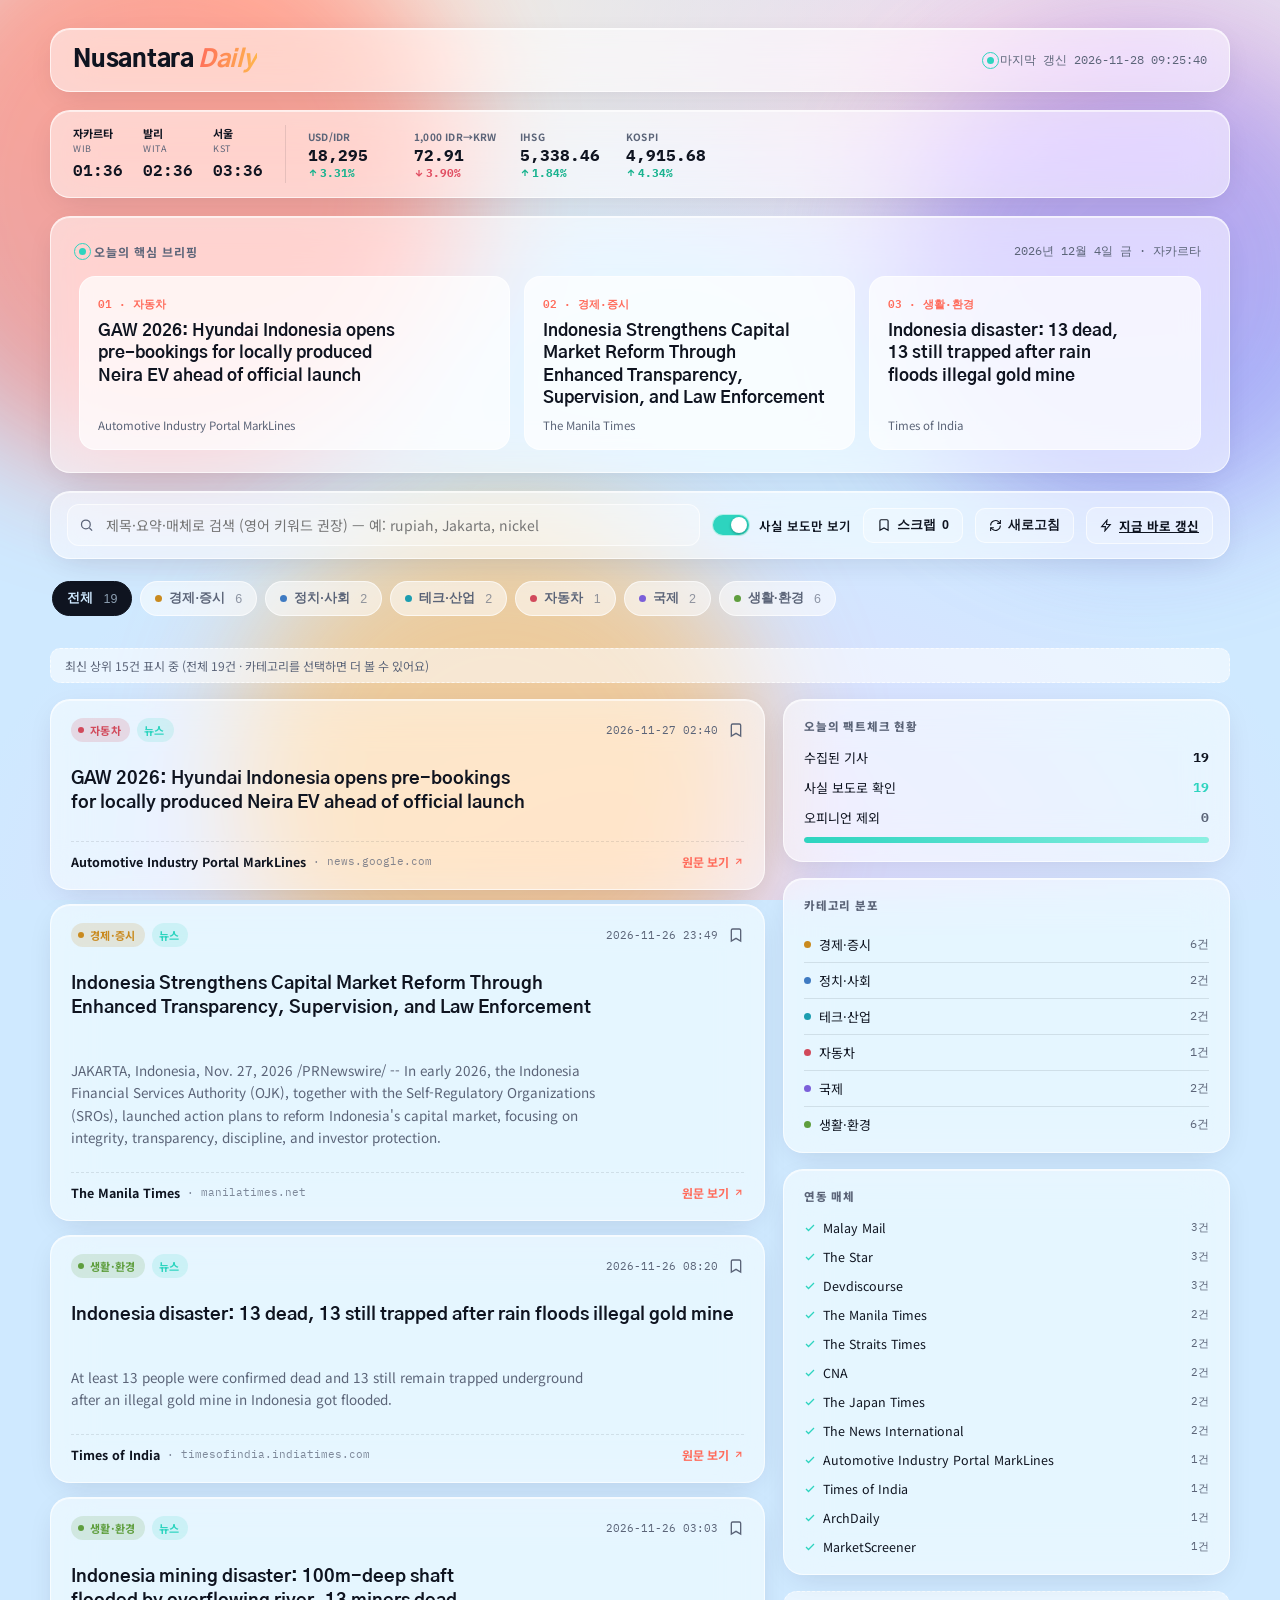
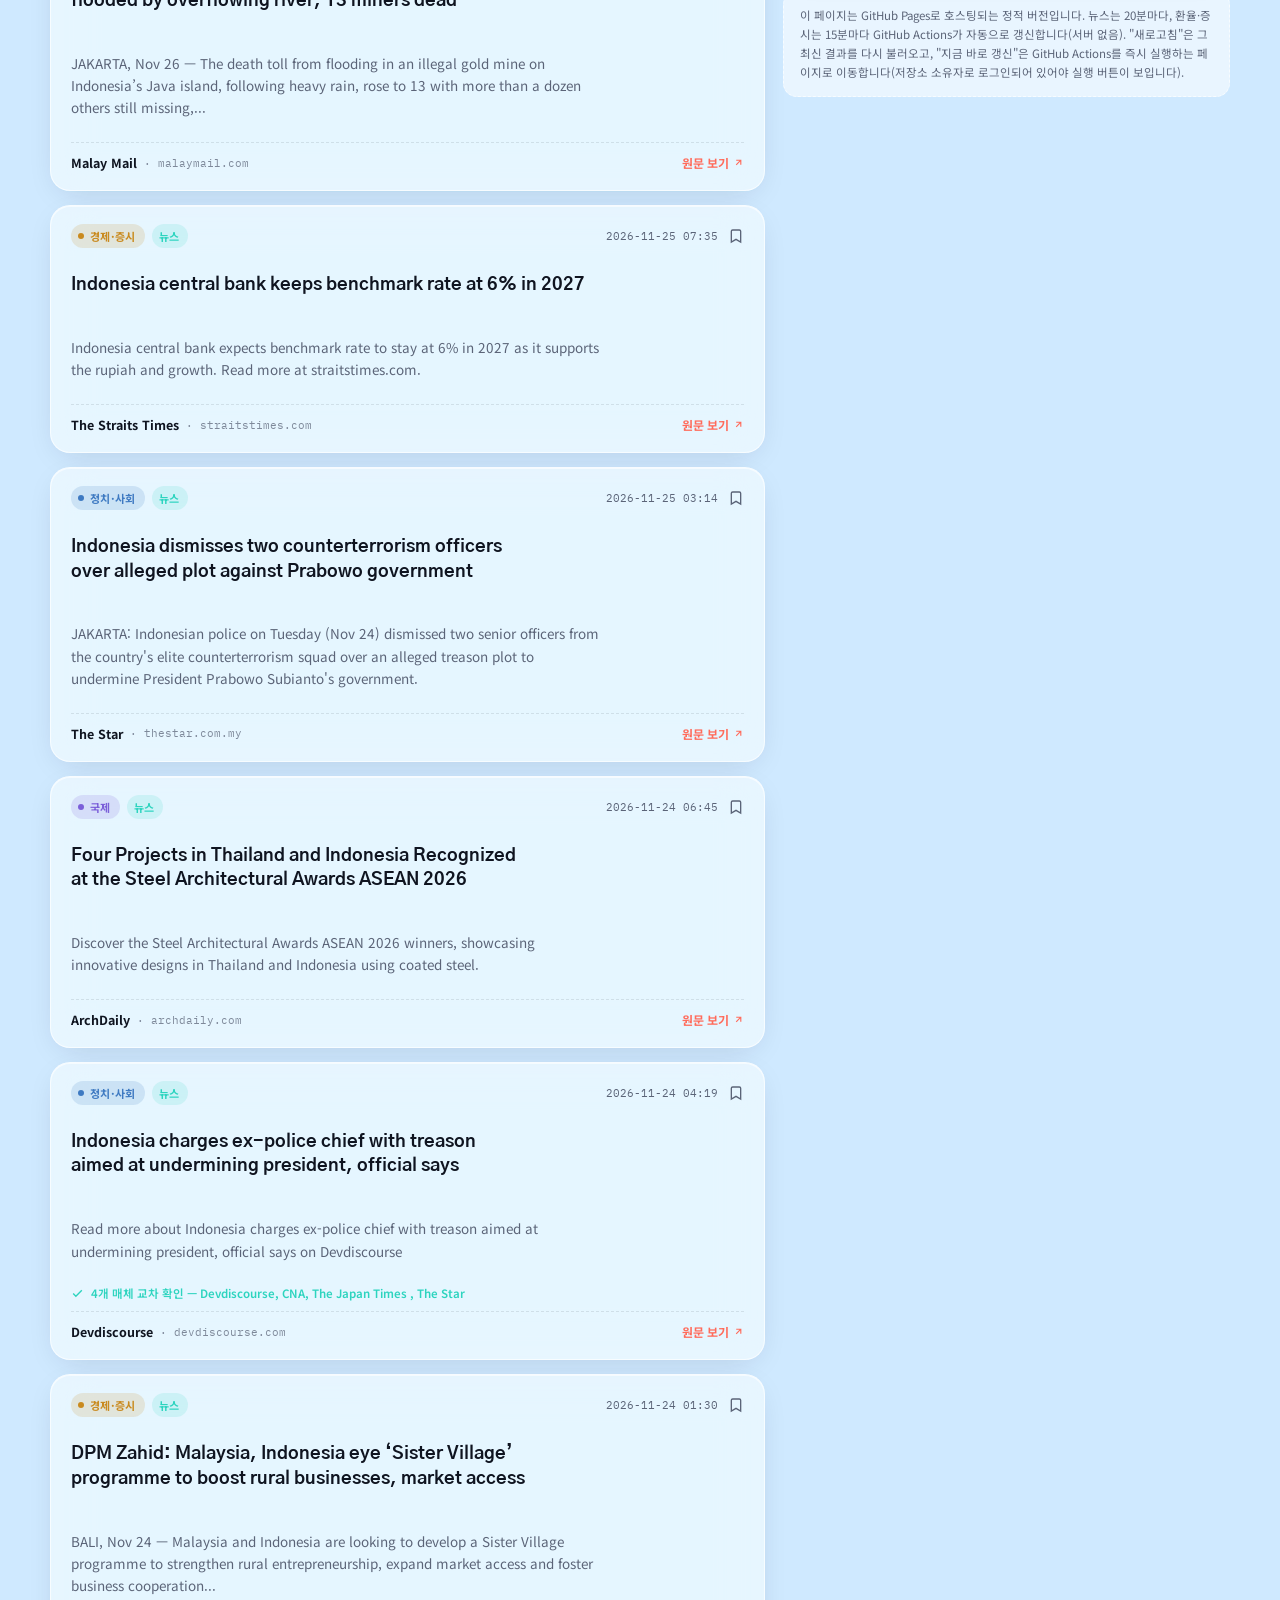
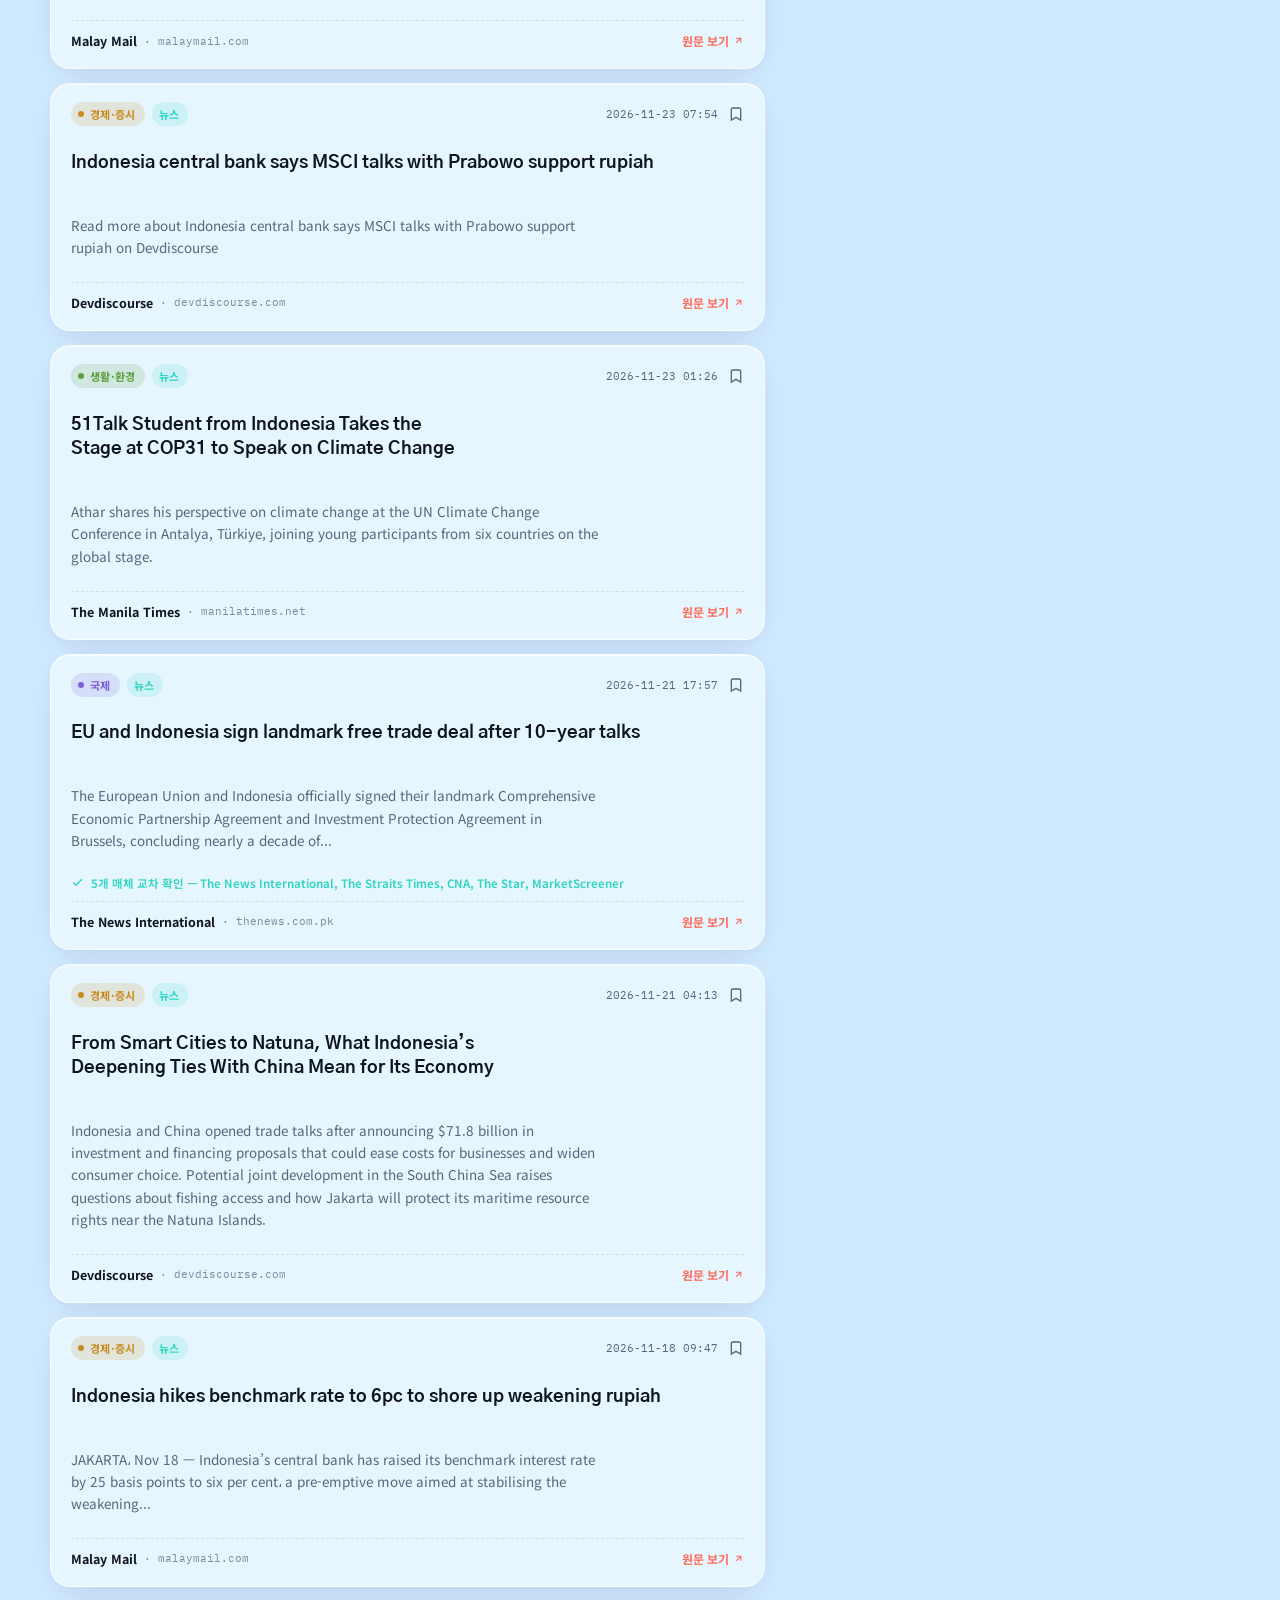
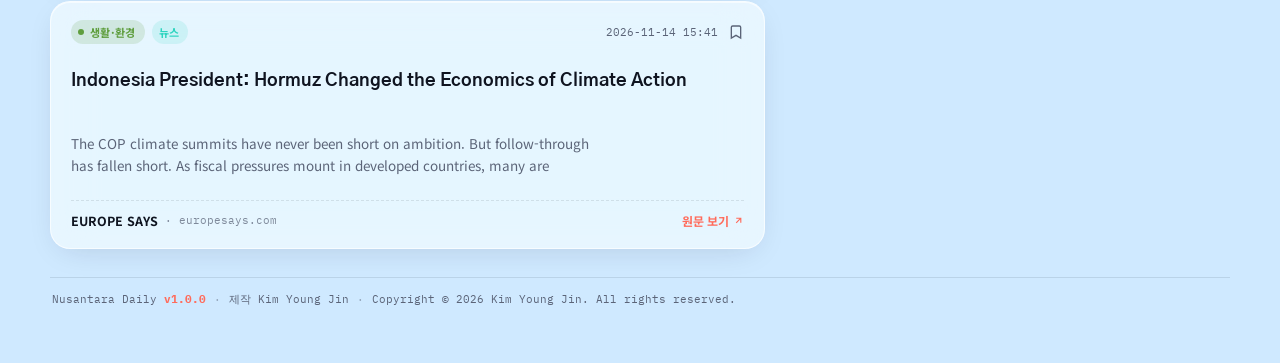
<file: docs/index.html>
<!DOCTYPE html>
<html lang="ko">
<head>
<meta charset="UTF-8">
<meta name="viewport" content="width=device-width, initial-scale=1.0">
<title>Nusantara Daily</title>
<link rel="stylesheet" href="https://fonts.googleapis.com/css2?family=Gothic+A1:wght@400;500;700;800;900&family=Noto+Sans+KR:wght@400;500;600;700&family=IBM+Plex+Mono:wght@400;500;600&display=swap">
<link rel="stylesheet" href="styles.css?v=1.0.0">
</head>
<body>

<div class="sky"><div class="blob blob1"></div><div class="blob blob2"></div><div class="blob blob3"></div></div>

<div class="wrap">
  <header class="masthead glass">
    <div class="brand">Nusantara <em>Daily</em></div>
    <div class="life-strip">
      <span class="chip"><span class="live-dot" id="liveDot"></span><span id="lastUpdated">불러오는 중…</span></span>
    </div>
  </header>

  <section class="dashboard glass">
    <div class="clocks">
      <div class="clock"><span class="city">자카르타</span><span class="tz">WIB</span><span class="time" id="clockWIB">—</span></div>
      <div class="clock"><span class="city">발리</span><span class="tz">WITA</span><span class="time" id="clockWITA">—</span></div>
      <div class="clock"><span class="city">서울</span><span class="tz">KST</span><span class="time" id="clockKST">—</span></div>
    </div>
    <div class="dash-divider"></div>
    <div class="markets" id="marketTickers"></div>
  </section>

  <section class="hero glass">
    <div class="hero-top">
      <span class="hero-eyebrow"><span class="live-dot"></span>오늘의 핵심 브리핑</span>
      <span class="hero-date" id="heroDate"></span>
    </div>
    <div class="hero-grid" id="heroGrid"></div>
  </section>

  <div id="errorBanner" class="error-banner" hidden></div>

  <div class="controls glass">
    <div class="search">
      <svg viewBox="0 0 24 24" fill="none" stroke="currentColor" stroke-width="2"><circle cx="11" cy="11" r="7"/><path d="M21 21l-4.3-4.3"/></svg>
      <input id="searchInput" type="text" placeholder="제목·요약·매체로 검색 (영어 키워드 권장) — 예: rupiah, Jakarta, nickel" autocomplete="off">
    </div>
    <label class="fact-toggle">
      <span id="switchEl" class="switch" data-on="true" role="switch" aria-checked="true" tabindex="0"><span class="knob"></span></span>
      사실 보도만 보기
    </label>
    <button class="scrap-btn" id="scrapBtn" data-active="false">
      <svg viewBox="0 0 24 24" fill="none" stroke="currentColor" stroke-width="2"><path d="M17 3H7a2 2 0 0 0-2 2v16l7-4 7 4V5a2 2 0 0 0-2-2z"/></svg>
      스크랩 <span id="scrapCount">0</span>
    </button>
    <button class="refresh-btn" id="refreshBtn" title="가장 최근 자동 갱신 결과를 다시 불러옵니다">
      <svg viewBox="0 0 24 24" fill="none" stroke="currentColor" stroke-width="2"><path d="M21 2v6h-6"/><path d="M3 12a9 9 0 0 1 15-6.7L21 8"/><path d="M3 22v-6h6"/><path d="M21 12a9 9 0 0 1-15 6.7L3 16"/></svg>
      새로고침
    </button>
    <a class="refresh-btn" href="https://github.com/youngjjn217-lab/nusantara-daily/actions/workflows/update-news.yml" target="_blank" rel="noopener noreferrer" title="GitHub에 로그인된 소유자만 즉시 실행할 수 있습니다">
      <svg viewBox="0 0 24 24" fill="none" stroke="currentColor" stroke-width="2"><path d="M13 2L3 14h7l-1 8 10-12h-7l1-8z"/></svg>
      지금 바로 갱신
    </a>
  </div>

  <nav class="tabs" id="tabs"></nav>
  <div class="scrap-heading" id="scrapHeading" hidden></div>
  <div id="viewNotice" class="view-notice" hidden></div>

  <div class="layout">
    <main class="feed" id="feed"></main>

    <aside class="rail">
      <div class="panel glass">
        <h3>오늘의 팩트체크 현황</h3>
        <div class="fact-stats">
          <div class="fact-row"><span>수집된 기사</span><span class="n" id="statTotal">0</span></div>
          <div class="fact-row verified"><span>사실 보도로 확인</span><span class="n" id="statNews">0</span></div>
          <div class="fact-row excluded"><span>오피니언 제외</span><span class="n" id="statOpinion">0</span></div>
        </div>
        <div class="bar-track"><div class="bar-fill" id="statBar"></div></div>
      </div>
      <div class="panel glass">
        <h3>카테고리 분포</h3>
        <div id="statList"></div>
      </div>
      <div class="panel glass">
        <h3>연동 매체</h3>
        <ul class="src-list" id="srcList"></ul>
      </div>
      <div class="note">
        이 페이지는 GitHub Pages로 호스팅되는 정적 버전입니다. 뉴스는 20분마다, 환율·증시는 15분마다 GitHub Actions가 자동으로 갱신합니다(서버 없음). "새로고침"은 그 최신 결과를 다시 불러오고, "지금 바로 갱신"은 GitHub Actions를 즉시 실행하는 페이지로 이동합니다(저장소 소유자로 로그인되어 있어야 실행 버튼이 보입니다).
      </div>
    </aside>
  </div>

  <footer class="app-footer">
    <span>Nusantara Daily <span class="accent">v1.0.0</span></span>
    <span class="sep">·</span>
    <span>제작 Kim Young Jin</span>
    <span class="sep">·</span>
    <span>Copyright © 2026 Kim Young Jin. All rights reserved.</span>
  </footer>
</div>

<script src="app.js?v=1.0.0"></script>
</body>
</html>
</file>
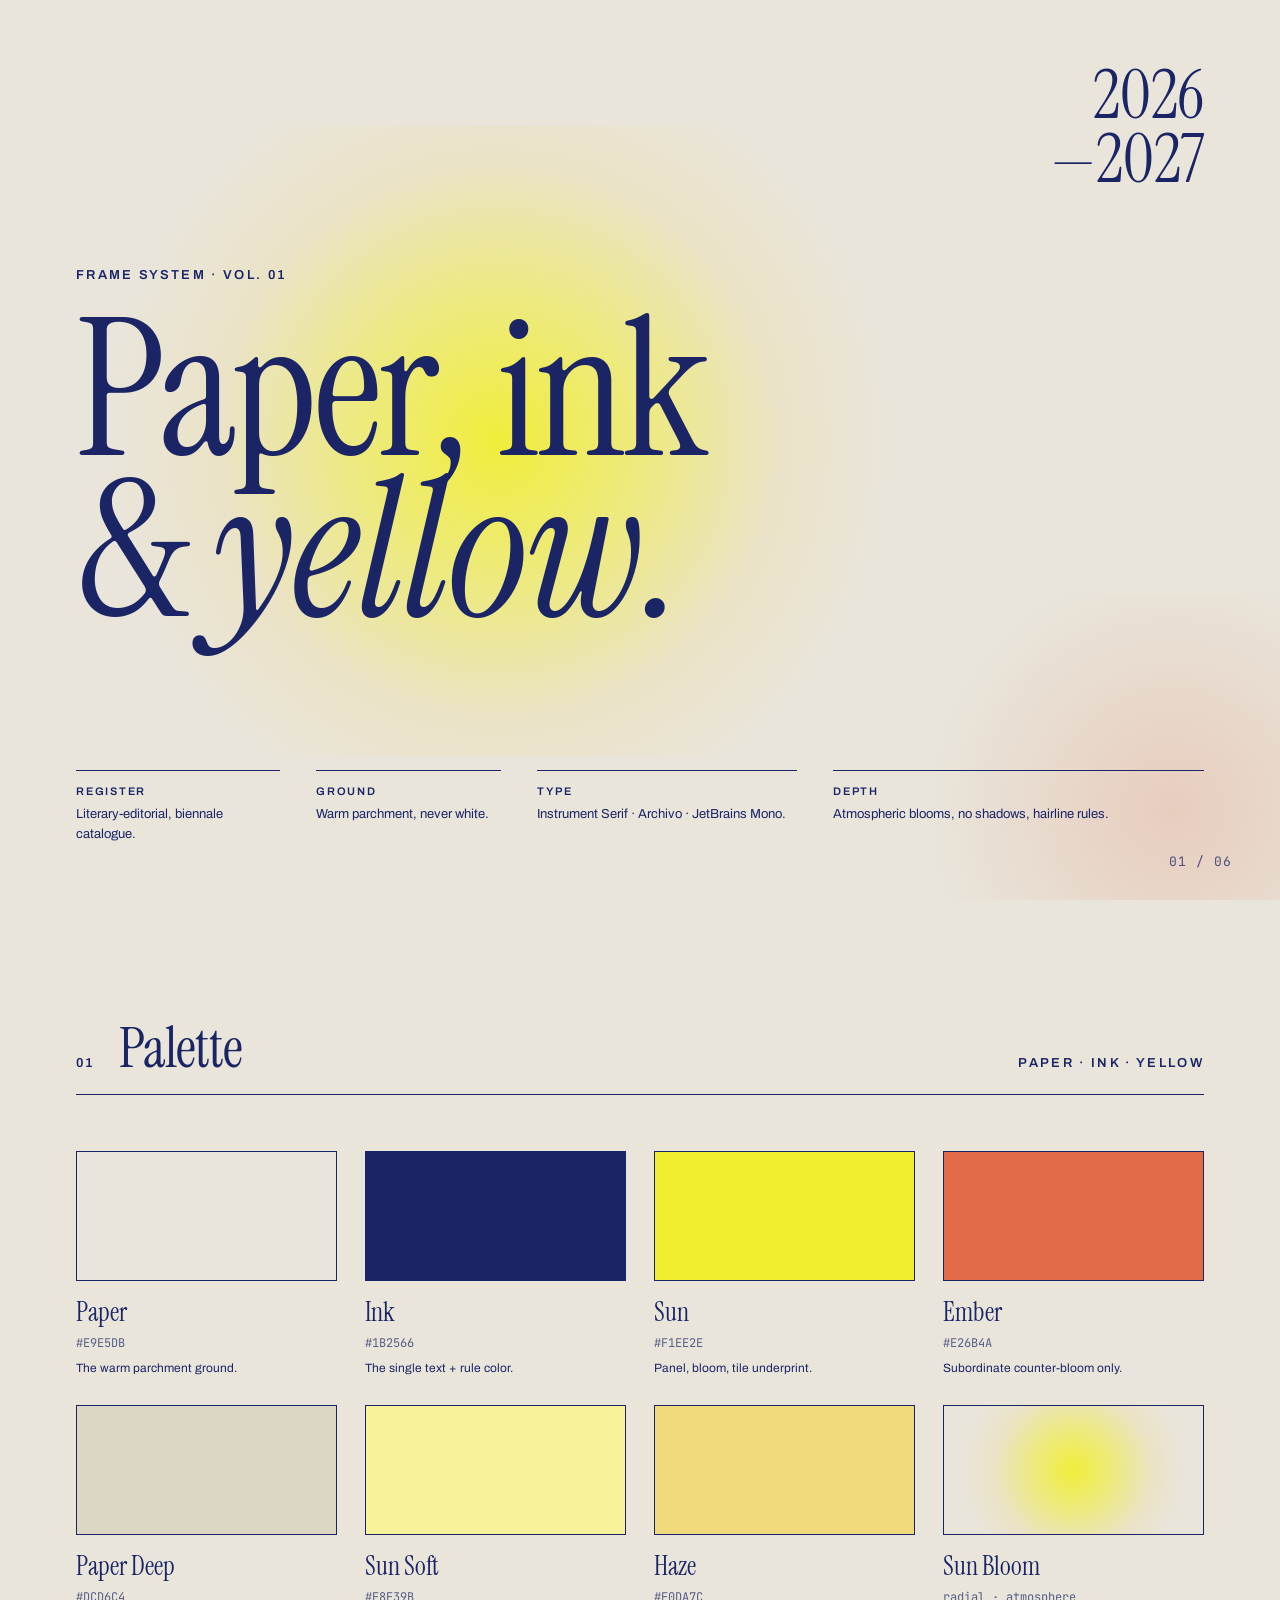
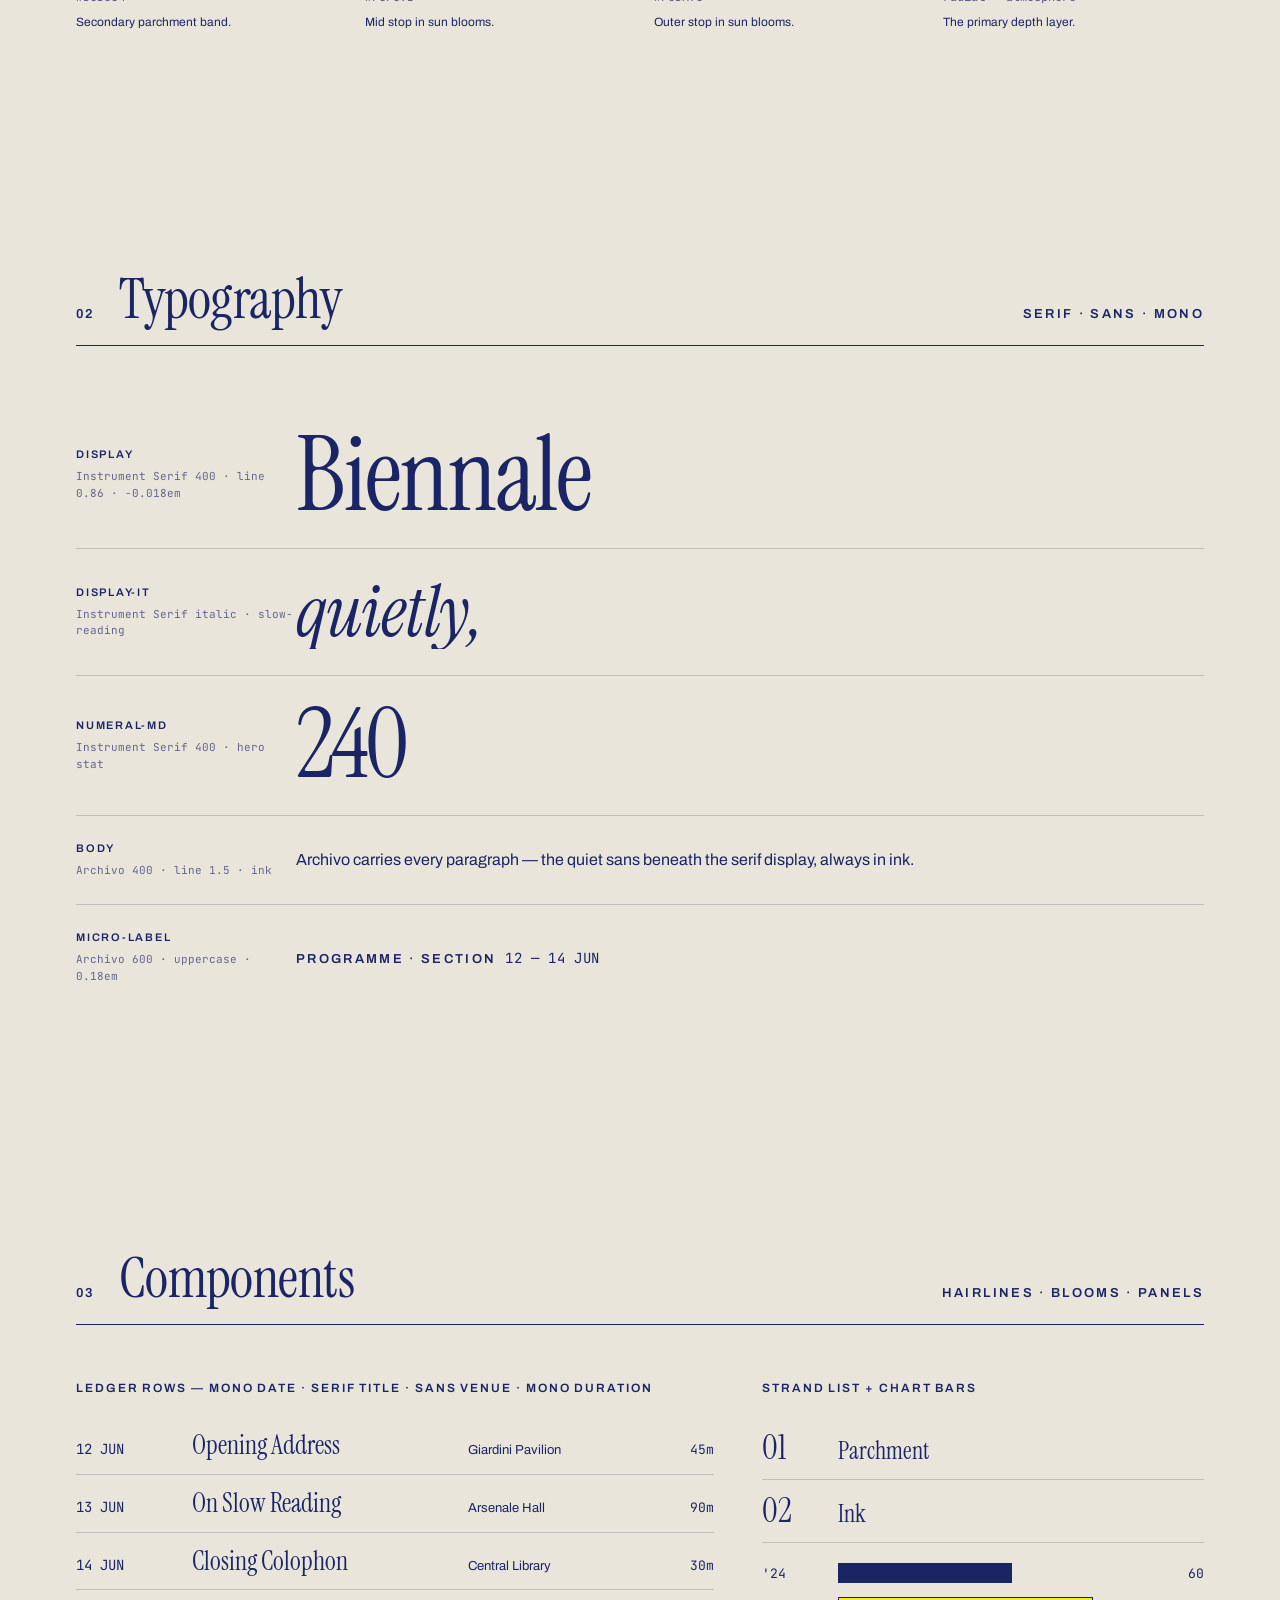
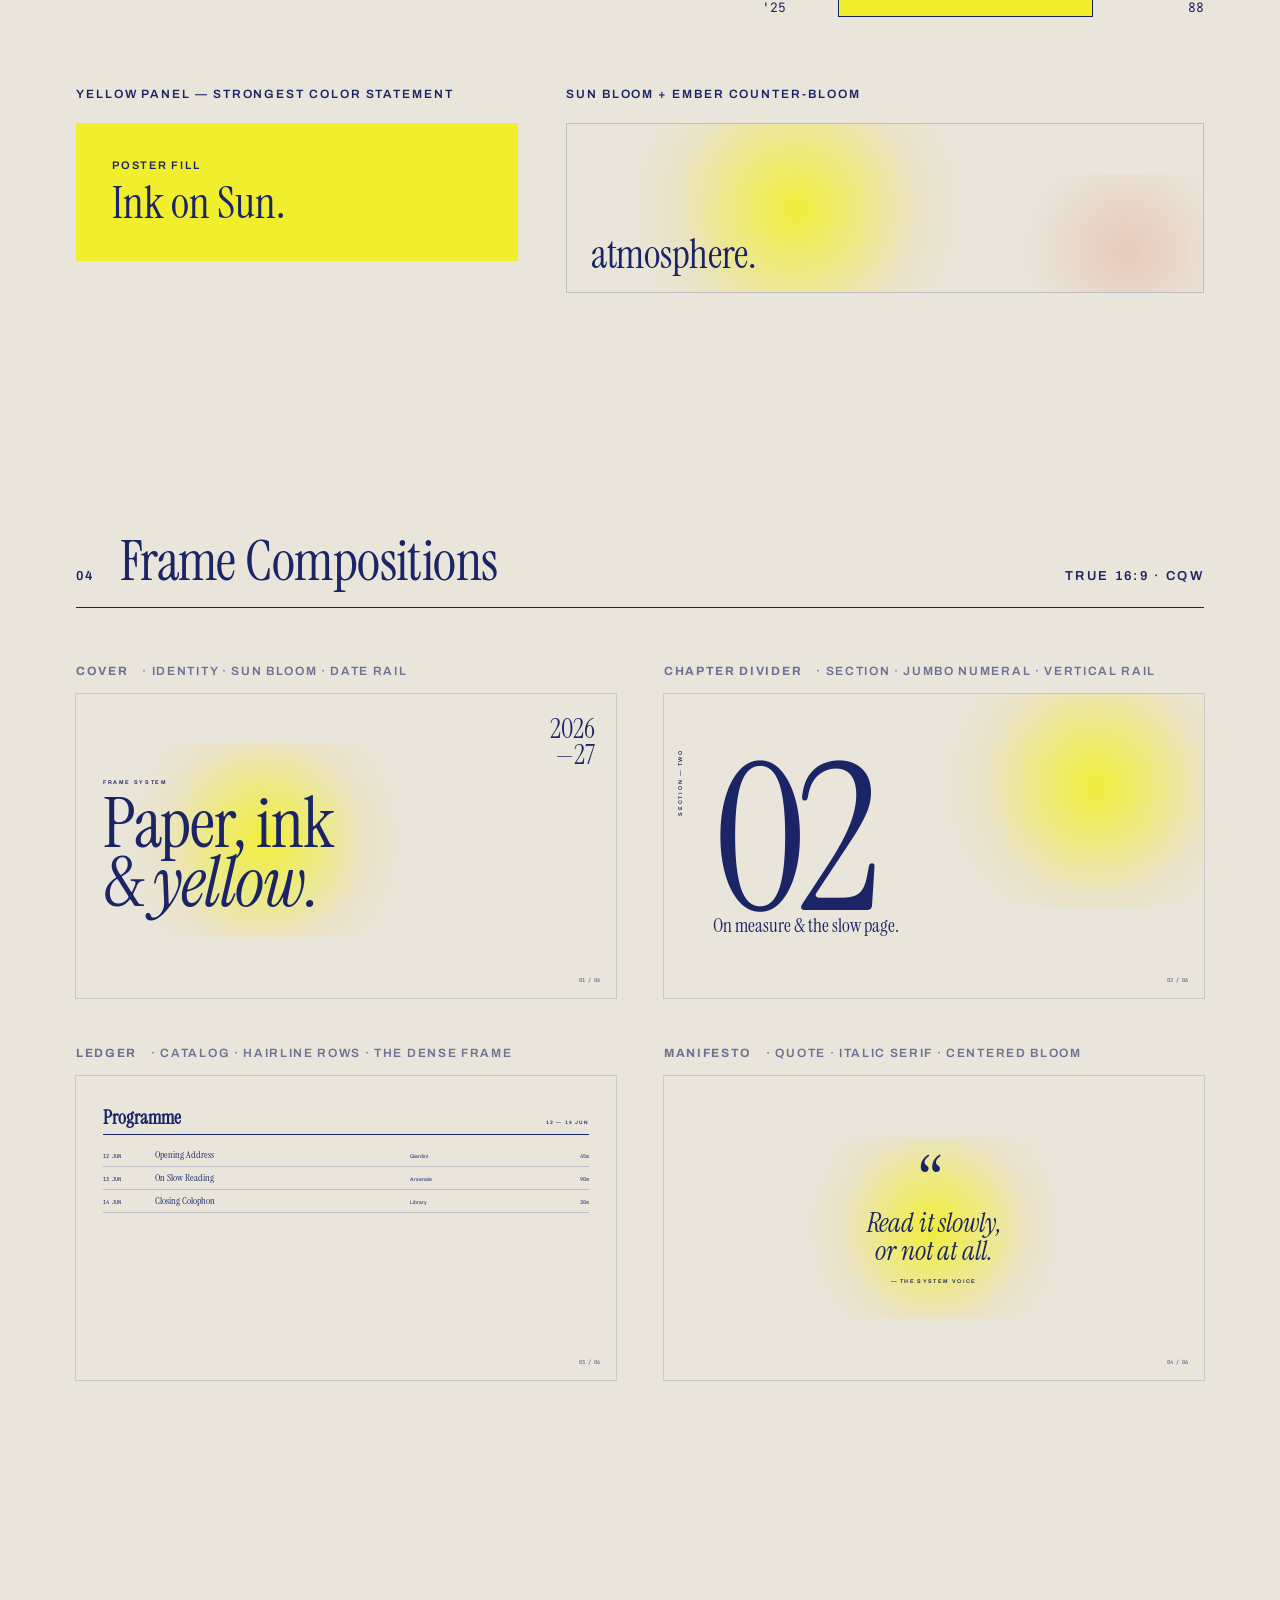
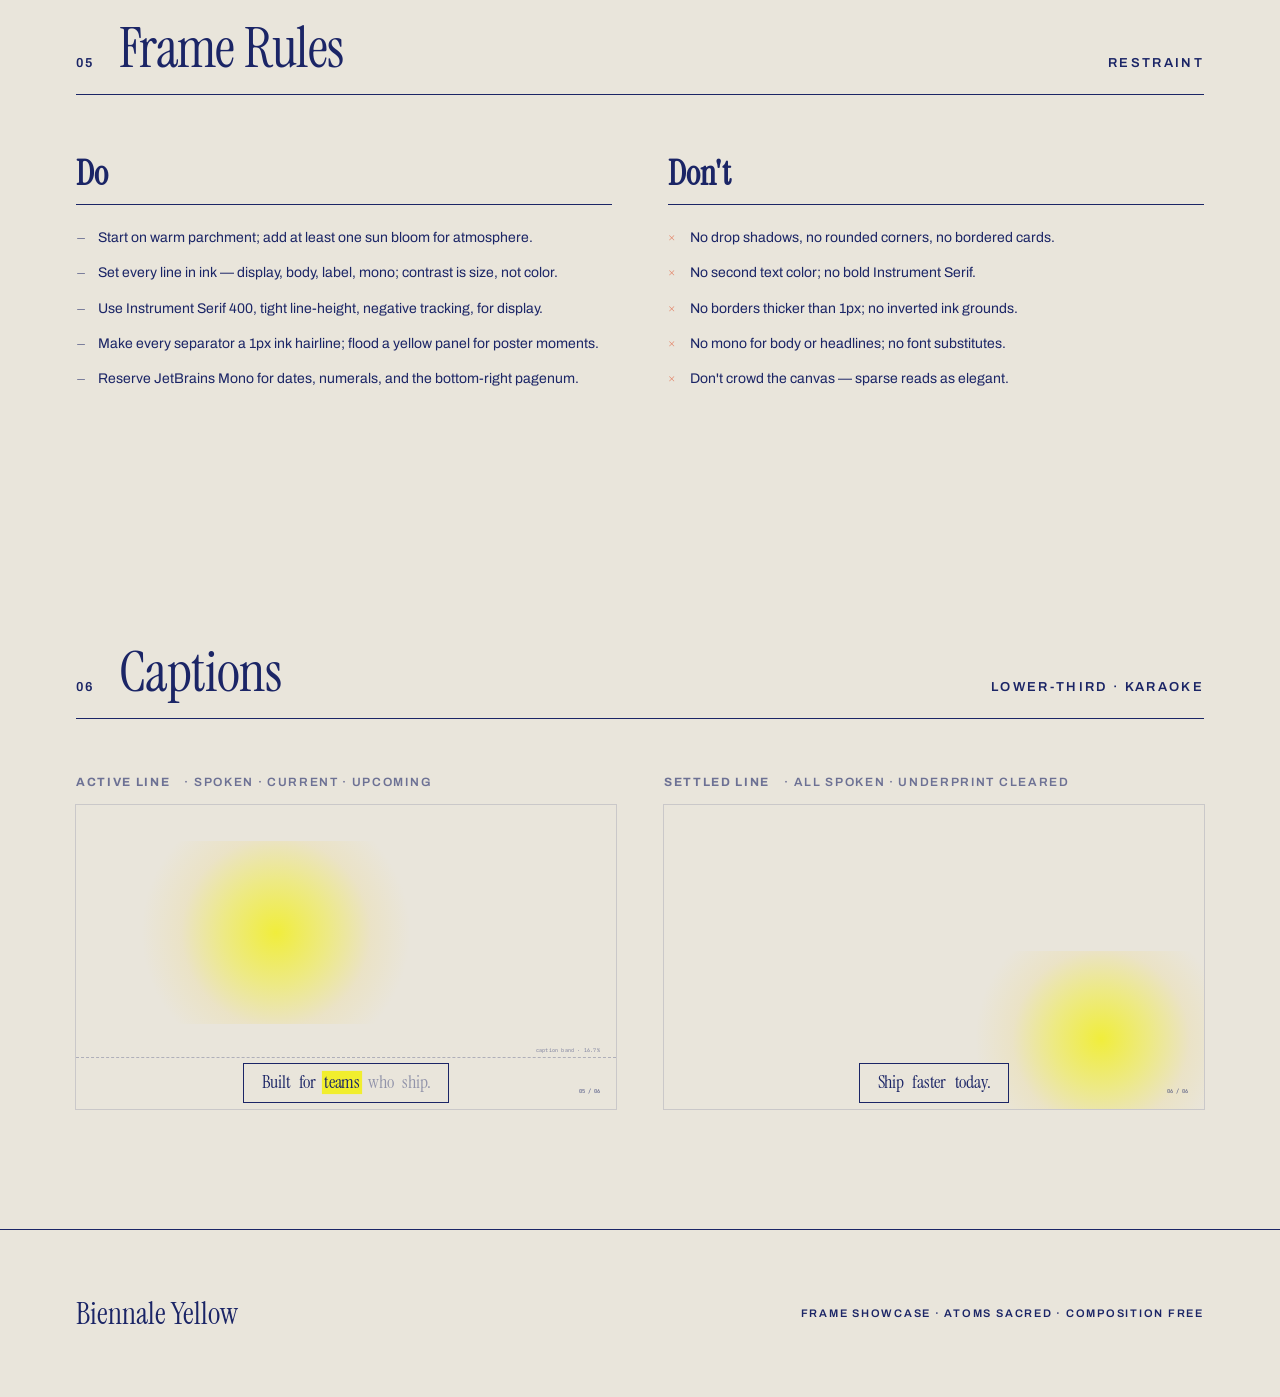
<file: .claude/skills/hyperframes/assets/frame-presets/biennale-yellow/frame-showcase.html>
<!doctype html>
<html lang="en">
  <head>
    <meta charset="utf-8" />
    <meta name="viewport" content="width=device-width,initial-scale=1" />
    <title>Biennale Yellow</title>
    <link rel="preconnect" href="https://fonts.googleapis.com" />
    <link rel="preconnect" href="https://fonts.gstatic.com" crossorigin />
    <link
      href="https://fonts.googleapis.com/css2?family=Instrument+Serif:ital@0;1&family=Archivo:wght@400;600&family=JetBrains+Mono:wght@400&display=swap"
      rel="stylesheet"
    />
    <style id="ds-tokens">
      :root {
        --paper: #e9e5db;
        --paper-deep: #dcd6c4;
        --sun: #f1ee2e;
        --sun-soft: #f8f39b;
        --haze: #f0da7c;
        --ink: #1b2566;
        --ember: #e26b4a;
        --serif: "Instrument Serif", Georgia, serif;
        --sans: "Archivo", sans-serif;
        --mono: "JetBrains Mono", ui-monospace, monospace;
        --bloom: radial-gradient(
          circle at 50% 50%,
          rgba(241, 238, 46, 0.92) 0%,
          rgba(241, 238, 46, 0.5) 30%,
          rgba(240, 218, 124, 0.22) 55%,
          rgba(233, 229, 219, 0) 78%
        );
      }
      * {
        margin: 0;
        padding: 0;
        box-sizing: border-box;
      }
      html {
        background: #0c0d1a;
      }
      body {
        background: var(--paper);
        color: var(--ink);
        font-family: var(--sans);
        -webkit-font-smoothing: antialiased;
      }
      .serif {
        font-family: var(--serif);
        font-weight: 400;
        letter-spacing: -0.018em;
        line-height: 0.9;
      }
      .micro {
        font-family: var(--sans);
        font-weight: 600;
        text-transform: uppercase;
        letter-spacing: 0.18em;
        font-size: 13px;
      }

      section {
        padding: 120px 76px;
        position: relative;
        overflow: hidden;
      }
      .sec-head {
        display: flex;
        align-items: baseline;
        gap: 24px;
        border-bottom: 1px solid var(--ink);
        padding-bottom: 18px;
        margin-bottom: 56px;
        position: relative;
        z-index: 2;
      }
      .sec-head .micro {
        color: var(--ink);
      }
      .sec-head h2 {
        font-family: var(--serif);
        font-weight: 400;
        font-size: 56px;
        line-height: 1;
        letter-spacing: -0.01em;
      }
      .sec-head .sp {
        flex: 1;
      }

      /* COVER */
      .cover {
        min-height: 100vh;
        padding: 0;
        display: flex;
        flex-direction: column;
        justify-content: center;
        position: relative;
        overflow: hidden;
      }
      .cover .bloom {
        position: absolute;
        width: 62%;
        height: 70%;
        left: 8%;
        top: 14%;
        background: var(--bloom);
        z-index: 0;
        pointer-events: none;
      }
      .cover .ember {
        position: absolute;
        width: 36%;
        height: 40%;
        right: -6%;
        bottom: -6%;
        background: radial-gradient(
          circle at 60% 60%,
          rgba(226, 107, 74, 0.2) 0%,
          rgba(226, 107, 74, 0) 70%
        );
        z-index: 0;
        pointer-events: none;
      }
      .cover .daterail {
        position: absolute;
        top: 64px;
        right: 76px;
        font-family: var(--serif);
        font-weight: 400;
        font-size: clamp(48px, 5.2vw, 84px);
        line-height: 0.96;
        text-align: right;
        letter-spacing: -0.005em;
        z-index: 2;
      }
      .cover .inner {
        padding: 0 76px;
        position: relative;
        z-index: 2;
      }
      .cover .micro {
        margin-bottom: 28px;
      }
      .cover h1 {
        font-family: var(--serif);
        font-weight: 400;
        font-size: clamp(110px, 15vw, 230px);
        line-height: 0.84;
        letter-spacing: -0.018em;
      }
      .cover h1 em {
        font-style: italic;
        letter-spacing: -0.005em;
      }
      .cover .footer {
        position: absolute;
        bottom: 0;
        left: 0;
        right: 0;
        display: grid;
        grid-template-columns: 1.1fr 1fr 1.4fr 2fr;
        gap: 36px;
        padding: 0 76px 56px;
        z-index: 2;
      }
      .cover .fcell {
        border-top: 1px solid var(--ink);
        padding-top: 14px;
      }
      .cover .fcell .t {
        font-family: var(--sans);
        font-weight: 600;
        text-transform: uppercase;
        letter-spacing: 0.16em;
        font-size: 11px;
        margin-bottom: 8px;
      }
      .cover .fcell .b {
        font-family: var(--sans);
        font-weight: 400;
        font-size: 13px;
        line-height: 1.5;
        color: var(--ink);
      }
      .cover .pagenum {
        position: absolute;
        bottom: 30px;
        right: 48px;
        font-family: var(--mono);
        font-size: 13px;
        letter-spacing: 0.08em;
        opacity: 0.75;
        z-index: 2;
      }

      /* PALETTE */
      .swatches {
        display: grid;
        grid-template-columns: repeat(4, 1fr);
        gap: 28px;
        position: relative;
        z-index: 2;
      }
      .sw .chip {
        height: 130px;
        border: 1px solid var(--ink);
      }
      .sw .name {
        font-family: var(--serif);
        font-size: 26px;
        margin-top: 14px;
      }
      .sw .hex {
        font-family: var(--mono);
        font-size: 12px;
        color: var(--ink);
        opacity: 0.7;
        margin-top: 6px;
      }
      .sw .role {
        font-family: var(--sans);
        font-size: 12px;
        line-height: 1.5;
        color: var(--ink);
        margin-top: 8px;
      }

      /* TYPE */
      .type-row {
        display: grid;
        grid-template-columns: 220px 1fr;
        align-items: center;
        padding: 26px 0;
        border-bottom: 1px solid rgba(27, 37, 102, 0.2);
      }
      .type-row .tok {
        font-family: var(--sans);
        font-weight: 600;
        text-transform: uppercase;
        letter-spacing: 0.16em;
        font-size: 11px;
      }
      .type-row .m {
        font-family: var(--mono);
        font-size: 11px;
        color: var(--ink);
        opacity: 0.65;
        margin-top: 8px;
        line-height: 1.5;
      }
      .type-row .spec {
        overflow: hidden;
      }

      /* COMPONENTS */
      .cnote {
        font-family: var(--sans);
        font-weight: 600;
        text-transform: uppercase;
        letter-spacing: 0.16em;
        font-size: 12px;
        margin-bottom: 22px;
      }
      .cgrid {
        display: grid;
        grid-template-columns: repeat(12, 1fr);
        gap: 48px;
        margin-bottom: 56px;
      }
      .s4 {
        grid-column: span 4;
      }
      .s5 {
        grid-column: span 5;
      }
      .s6 {
        grid-column: span 6;
      }
      .s7 {
        grid-column: span 7;
      }
      .s8 {
        grid-column: span 8;
      }
      .ledger .row {
        display: grid;
        grid-template-columns: 92px 1.6fr 0.9fr 80px;
        gap: 24px;
        padding: 14px 0;
        border-bottom: 1px solid rgba(27, 37, 102, 0.2);
        align-items: baseline;
      }
      .ledger .dt {
        font-family: var(--mono);
        font-size: 14px;
      }
      .ledger .ti {
        font-family: var(--serif);
        font-size: 26px;
        line-height: 1.1;
      }
      .ledger .vn {
        font-family: var(--sans);
        font-size: 13px;
        color: var(--ink);
      }
      .ledger .du {
        font-family: var(--mono);
        font-size: 13px;
        text-align: right;
      }
      .strand .row {
        display: grid;
        grid-template-columns: 56px 1fr;
        gap: 20px;
        padding: 14px 0;
        border-bottom: 1px solid rgba(27, 37, 102, 0.2);
        align-items: baseline;
      }
      .strand .nm {
        font-family: var(--serif);
        font-size: 34px;
        line-height: 1;
      }
      .strand .ti {
        font-family: var(--serif);
        font-size: 24px;
        line-height: 1.1;
      }
      .strand .bd {
        font-family: var(--sans);
        font-size: 13px;
        line-height: 1.5;
        color: var(--ink);
        margin-top: 4px;
      }
      .bars .row {
        display: grid;
        grid-template-columns: 60px 1fr 60px;
        gap: 16px;
        align-items: center;
        margin-bottom: 14px;
      }
      .bars .yr {
        font-family: var(--mono);
        font-size: 13px;
      }
      .bars .bar {
        height: 20px;
        background: var(--ink);
      }
      .bars .bar.lit {
        background: var(--sun);
        border: 1px solid var(--ink);
      }
      .bars .vl {
        font-family: var(--mono);
        font-size: 13px;
        text-align: right;
      }
      .ypanel {
        background: var(--sun);
        padding: 36px;
        color: var(--ink);
      }
      .ypanel .l {
        font-family: var(--sans);
        font-weight: 600;
        text-transform: uppercase;
        letter-spacing: 0.16em;
        font-size: 11px;
      }
      .ypanel .h {
        font-family: var(--serif);
        font-size: 44px;
        line-height: 0.95;
        margin-top: 12px;
      }

      /* COMPOSITIONS */
      .gallery {
        display: grid;
        grid-template-columns: 1fr 1fr;
        gap: 48px;
        position: relative;
        z-index: 2;
      }
      .fw .flabel {
        display: flex;
        gap: 14px;
        align-items: baseline;
        margin-bottom: 16px;
        font-family: var(--sans);
        font-weight: 600;
        text-transform: uppercase;
        letter-spacing: 0.14em;
        font-size: 12px;
        color: var(--ink);
        opacity: 0.6;
      }
      .fw .flabel b {
        opacity: 1;
      }
      .frame {
        aspect-ratio: 16/9;
        container-type: size;
        position: relative;
        overflow: hidden;
        background: var(--paper);
        box-shadow: 0 0 0 1px rgba(27, 37, 102, 0.15);
      }
      .frame > .body {
        position: absolute;
        inset: 0;
        z-index: 3;
      }
      .frame .bloom {
        position: absolute;
        background: var(--bloom);
        z-index: 1;
        pointer-events: none;
      }
      .frame .pn {
        position: absolute;
        right: 3cqw;
        bottom: 2.6cqw;
        font-family: var(--mono);
        font-size: 1cqw;
        opacity: 0.75;
        z-index: 4;
      }

      /* f1 cover */
      .yf1 .bloom {
        width: 58%;
        height: 64%;
        left: 6%;
        top: 16%;
      }
      .yf1 .body {
        display: flex;
        flex-direction: column;
        justify-content: center;
        padding: 0 5cqw;
      }
      .yf1 .micro {
        font-family: var(--sans);
        font-weight: 600;
        text-transform: uppercase;
        letter-spacing: 0.3cqw;
        font-size: 1cqw;
        margin-bottom: 1.8cqw;
      }
      .yf1 h3 {
        font-family: var(--serif);
        font-weight: 400;
        font-size: 13cqw;
        line-height: 0.84;
        letter-spacing: -0.018em;
      }
      .yf1 h3 em {
        font-style: italic;
      }
      .yf1 .dr {
        position: absolute;
        top: 4cqw;
        right: 4cqw;
        font-family: var(--serif);
        font-size: 5cqw;
        line-height: 0.96;
        text-align: right;
        letter-spacing: -0.005em;
        z-index: 4;
      }

      /* f2 chapter divider */
      .yf2 .bloom {
        width: 60%;
        height: 80%;
        right: -10%;
        top: -10%;
        left: auto;
      }
      .yf2 .rail {
        position: absolute;
        left: 3cqw;
        top: 50%;
        transform: rotate(-90deg) translateX(50%);
        transform-origin: left center;
        font-family: var(--sans);
        font-weight: 600;
        text-transform: uppercase;
        letter-spacing: 0.32em;
        font-size: 1cqw;
        white-space: nowrap;
        z-index: 4;
      }
      .yf2 .body {
        display: flex;
        flex-direction: column;
        justify-content: center;
        padding: 0 5cqw 0 9cqw;
      }
      .yf2 .num {
        font-family: var(--serif);
        font-weight: 400;
        font-size: 38cqw;
        line-height: 0.84;
        letter-spacing: -0.04em;
        color: var(--ink);
      }
      .yf2 .ti {
        font-family: var(--serif);
        font-size: 3.6cqw;
        line-height: 1.05;
        margin-top: -2cqw;
        max-width: 46cqw;
      }

      /* f3 ledger */
      .yf3 .body {
        padding: 6cqw 5cqw;
        display: flex;
        flex-direction: column;
      }
      .yf3 .top {
        display: flex;
        justify-content: space-between;
        align-items: baseline;
        border-bottom: 1px solid var(--ink);
        padding-bottom: 1.2cqw;
        margin-bottom: 1.6cqw;
      }
      .yf3 .top h4 {
        font-family: var(--serif);
        font-size: 3.6cqw;
        line-height: 1;
      }
      .yf3 .top .micro {
        font-family: var(--sans);
        font-weight: 600;
        text-transform: uppercase;
        letter-spacing: 0.2cqw;
        font-size: 0.9cqw;
      }
      .yf3 .row {
        display: grid;
        grid-template-columns: 8cqw 1.6fr 0.9fr 6cqw;
        gap: 1.6cqw;
        padding: 1cqw 0;
        border-bottom: 1px solid rgba(27, 37, 102, 0.2);
        align-items: baseline;
      }
      .yf3 .dt {
        font-family: var(--mono);
        font-size: 1cqw;
      }
      .yf3 .ti {
        font-family: var(--serif);
        font-size: 1.9cqw;
        line-height: 1.1;
      }
      .yf3 .vn {
        font-family: var(--sans);
        font-size: 0.95cqw;
      }
      .yf3 .du {
        font-family: var(--mono);
        font-size: 0.95cqw;
        text-align: right;
      }

      /* f4 manifesto */
      .yf4 .bloom {
        width: 54%;
        height: 60%;
        left: 50%;
        top: 50%;
        transform: translate(-50%, -50%);
      }
      .yf4 .body {
        display: flex;
        flex-direction: column;
        justify-content: center;
        align-items: center;
        text-align: center;
        padding: 0 9cqw;
      }
      .yf4 .qm {
        font-family: var(--serif);
        font-size: 14cqw;
        line-height: 0.5;
        height: 7cqw;
      }
      .yf4 .q {
        font-family: var(--serif);
        font-style: italic;
        font-size: 5cqw;
        line-height: 1.04;
        letter-spacing: -0.005em;
      }
      .yf4 .at {
        font-family: var(--sans);
        font-weight: 600;
        text-transform: uppercase;
        letter-spacing: 0.25cqw;
        font-size: 1cqw;
        margin-top: 2.4cqw;
      }

      /* PRINCIPLES */
      .dos {
        display: grid;
        grid-template-columns: 1fr 1fr;
        gap: 56px;
        position: relative;
        z-index: 2;
      }
      .do-card h4 {
        font-family: var(--serif);
        font-size: 34px;
        margin-bottom: 8px;
      }
      .do-card .rule {
        height: 1px;
        background: var(--ink);
        margin-bottom: 22px;
      }
      .do-card ul {
        list-style: none;
      }
      .do-card li {
        font-family: var(--sans);
        font-size: 14px;
        line-height: 1.6;
        padding-left: 22px;
        position: relative;
        margin-bottom: 13px;
        color: var(--ink);
      }
      .do-card li::before {
        position: absolute;
        left: 0;
        font-family: var(--serif);
      }
      .do-card.do li::before {
        content: "\2014";
      }
      .do-card.dont li::before {
        content: "\00d7";
        color: var(--ember);
      }

      .foot {
        padding: 64px 76px;
        border-top: 1px solid var(--ink);
        display: flex;
        justify-content: space-between;
        align-items: center;
      }
      .foot .l {
        font-family: var(--serif);
        font-size: 30px;
      }
      .foot .r {
        font-family: var(--sans);
        font-weight: 600;
        text-transform: uppercase;
        letter-spacing: 0.16em;
        font-size: 11px;
      }
      @media (max-width: 1100px) {
        .gallery {
          grid-template-columns: 1fr;
        }
        .swatches {
          grid-template-columns: 1fr 1fr;
        }
      }
    </style>
    <link
      rel="stylesheet"
      href="https://fonts.googleapis.com/css2?family=Instrument+Serif:ital,wght@0,400;1,400&display=swap"
    />
    <link
      rel="stylesheet"
      href="https://fonts.googleapis.com/css2?family=Archivo:wght@400;500;600;700&display=swap"
    />
    <style id="ft-override">
      :root {
        --primary: #e9e5db !important;
        --secondary: #1b2566 !important;
        --tertiary: #dcd6c4 !important;
        --accent: #f1ee2e !important;
        --f-disp: "Instrument Serif", sans-serif !important;
        --f-body: "Archivo", sans-serif !important;
        --paper: #e9e5db !important;
        --paper-deep: #dcd6c4 !important;
        --sun: #f1ee2e !important;
        --ink: #1b2566 !important;
        --serif: "Instrument Serif", sans-serif !important;
        --sans: "Archivo", sans-serif !important;
        --sun-soft: #f8f39b !important;
        --haze: #f0da7c !important;
        --ember: #e26b4a !important;
      }
    </style>
  </head>
  <body>
    <!-- COVER -->
    <section class="cover">
      <div class="bloom"></div>
      <div class="ember"></div>
      <div class="daterail">2026<br />—2027</div>
      <div class="inner">
        <div class="micro">Frame System · Vol. 01</div>
        <h1>Paper, ink<br />&amp; <em>yellow.</em></h1>
      </div>
      <div class="footer">
        <div class="fcell">
          <div class="t">Register</div>
          <div class="b">Literary-editorial, biennale catalogue.</div>
        </div>
        <div class="fcell">
          <div class="t">Ground</div>
          <div class="b">Warm parchment, never white.</div>
        </div>
        <div class="fcell">
          <div class="t">Type</div>
          <div class="b">Instrument Serif · Archivo · JetBrains Mono.</div>
        </div>
        <div class="fcell">
          <div class="t">Depth</div>
          <div class="b">Atmospheric blooms, no shadows, hairline rules.</div>
        </div>
      </div>
      <div class="pagenum">01 / 06</div>
    </section>

    <!-- PALETTE -->
    <section>
      <div class="sec-head">
        <span class="micro">01</span>
        <h2>Palette</h2>
        <span class="sp"></span><span class="micro">Paper · Ink · Yellow</span>
      </div>
      <div class="swatches">
        <div class="sw">
          <div class="chip" style="background: var(--paper)"></div>
          <div class="name">Paper</div>
          <div class="hex">#E9E5DB</div>
          <div class="role">The warm parchment ground.</div>
        </div>
        <div class="sw">
          <div class="chip" style="background: var(--ink)"></div>
          <div class="name">Ink</div>
          <div class="hex">#1B2566</div>
          <div class="role">The single text + rule color.</div>
        </div>
        <div class="sw">
          <div class="chip" style="background: var(--sun)"></div>
          <div class="name">Sun</div>
          <div class="hex">#F1EE2E</div>
          <div class="role">Panel, bloom, tile underprint.</div>
        </div>
        <div class="sw">
          <div class="chip" style="background: var(--ember)"></div>
          <div class="name">Ember</div>
          <div class="hex">#E26B4A</div>
          <div class="role">Subordinate counter-bloom only.</div>
        </div>
        <div class="sw">
          <div class="chip" style="background: var(--paper-deep)"></div>
          <div class="name">Paper Deep</div>
          <div class="hex">#DCD6C4</div>
          <div class="role">Secondary parchment band.</div>
        </div>
        <div class="sw">
          <div class="chip" style="background: var(--sun-soft)"></div>
          <div class="name">Sun Soft</div>
          <div class="hex">#F8F39B</div>
          <div class="role">Mid stop in sun blooms.</div>
        </div>
        <div class="sw">
          <div class="chip" style="background: var(--haze)"></div>
          <div class="name">Haze</div>
          <div class="hex">#F0DA7C</div>
          <div class="role">Outer stop in sun blooms.</div>
        </div>
        <div class="sw">
          <div class="chip" style="background: var(--bloom), var(--paper)"></div>
          <div class="name">Sun Bloom</div>
          <div class="hex">radial · atmosphere</div>
          <div class="role">The primary depth layer.</div>
        </div>
      </div>
    </section>

    <!-- TYPOGRAPHY -->
    <section>
      <div class="sec-head">
        <span class="micro">02</span>
        <h2>Typography</h2>
        <span class="sp"></span><span class="micro">Serif · Sans · Mono</span>
      </div>
      <div class="type-row">
        <div>
          <div class="tok">display</div>
          <div class="m">Instrument Serif 400 · line 0.86 · −0.018em</div>
        </div>
        <div class="spec"><span class="serif" style="font-size: 104px">Biennale</span></div>
      </div>
      <div class="type-row">
        <div>
          <div class="tok">display-it</div>
          <div class="m">Instrument Serif italic · slow-reading</div>
        </div>
        <div class="spec">
          <span class="serif" style="font-style: italic; font-size: 72px; line-height: 1.04"
            >quietly,</span
          >
        </div>
      </div>
      <div class="type-row">
        <div>
          <div class="tok">numeral-md</div>
          <div class="m">Instrument Serif 400 · hero stat</div>
        </div>
        <div class="spec">
          <span class="serif" style="font-size: 96px; letter-spacing: -0.04em">240</span>
        </div>
      </div>
      <div class="type-row">
        <div>
          <div class="tok">body</div>
          <div class="m">Archivo 400 · line 1.5 · ink</div>
        </div>
        <div class="spec">
          <p style="font-family: var(--sans); font-size: 16px; line-height: 1.5; max-width: 620px">
            Archivo carries every paragraph — the quiet sans beneath the serif display, always in
            ink.
          </p>
        </div>
      </div>
      <div class="type-row" style="border-bottom: 0">
        <div>
          <div class="tok">micro-label</div>
          <div class="m">Archivo 600 · uppercase · 0.18em</div>
        </div>
        <div class="spec">
          <span class="micro">Programme · Section</span> &nbsp;
          <span
            class="serif"
            style="font-family: var(--mono); font-size: 14px; letter-spacing: 0.04em"
            >12 — 14 JUN</span
          >
        </div>
      </div>
    </section>

    <!-- COMPONENTS -->
    <section>
      <div class="sec-head">
        <span class="micro">03</span>
        <h2>Components</h2>
        <span class="sp"></span><span class="micro">Hairlines · Blooms · Panels</span>
      </div>

      <div class="cgrid">
        <div class="s7">
          <div class="cnote">
            Ledger rows — mono date · serif title · sans venue · mono duration
          </div>
          <div class="ledger">
            <div class="row">
              <span class="dt">12 JUN</span><span class="ti">Opening Address</span
              ><span class="vn">Giardini Pavilion</span><span class="du">45m</span>
            </div>
            <div class="row">
              <span class="dt">13 JUN</span><span class="ti">On Slow Reading</span
              ><span class="vn">Arsenale Hall</span><span class="du">90m</span>
            </div>
            <div class="row">
              <span class="dt">14 JUN</span><span class="ti">Closing Colophon</span
              ><span class="vn">Central Library</span><span class="du">30m</span>
            </div>
          </div>
        </div>
        <div class="s5">
          <div class="cnote">Strand list + chart bars</div>
          <div class="strand">
            <div class="row">
              <span class="nm">01</span>
              <div><div class="ti">Parchment</div></div>
            </div>
            <div class="row">
              <span class="nm">02</span>
              <div><div class="ti">Ink</div></div>
            </div>
          </div>
          <div class="bars" style="margin-top: 20px">
            <div class="row">
              <span class="yr">'24</span><span class="bar" style="width: 60%"></span
              ><span class="vl">60</span>
            </div>
            <div class="row">
              <span class="yr">'25</span><span class="bar lit" style="width: 88%"></span
              ><span class="vl">88</span>
            </div>
          </div>
        </div>
      </div>

      <div class="cgrid" style="margin-bottom: 0">
        <div class="s5">
          <div class="cnote">Yellow panel — strongest color statement</div>
          <div class="ypanel">
            <div class="l">Poster Fill</div>
            <div class="h">Ink on Sun.</div>
          </div>
        </div>
        <div class="s7">
          <div class="cnote">Sun bloom + ember counter-bloom</div>
          <div
            style="
              position: relative;
              height: 170px;
              border: 1px solid rgba(27, 37, 102, 0.2);
              overflow: hidden;
            "
          >
            <div
              style="
                position: absolute;
                width: 60%;
                height: 130%;
                left: 6%;
                top: -15%;
                background: var(--bloom);
              "
            ></div>
            <div
              style="
                position: absolute;
                width: 40%;
                height: 90%;
                right: -8%;
                bottom: -20%;
                background: radial-gradient(circle, rgba(226, 107, 74, 0.22), transparent 70%);
              "
            ></div>
            <div style="position: absolute; left: 24px; bottom: 20px" class="serif">
              <span style="font-size: 40px">atmosphere.</span>
            </div>
          </div>
        </div>
      </div>
    </section>

    <!-- COMPOSITIONS -->
    <section>
      <div class="sec-head">
        <span class="micro">04</span>
        <h2>Frame Compositions</h2>
        <span class="sp"></span><span class="micro">True 16:9 · cqw</span>
      </div>
      <div class="gallery">
        <div class="fw">
          <div class="flabel"><b>Cover</b><span>· identity · sun bloom · date rail</span></div>
          <div class="frame yf1">
            <div class="bloom"></div>
            <div class="dr">2026<br />—27</div>
            <div class="body">
              <div class="micro">Frame System</div>
              <h3>Paper, ink<br />&amp; <em>yellow.</em></h3>
            </div>
            <div class="pn">01 / 06</div>
          </div>
        </div>

        <div class="fw">
          <div class="flabel">
            <b>Chapter Divider</b><span>· section · jumbo numeral · vertical rail</span>
          </div>
          <div class="frame yf2">
            <div class="bloom"></div>
            <div class="rail">Section — Two</div>
            <div class="body">
              <div class="num">02</div>
              <div class="ti">On measure &amp; the slow page.</div>
            </div>
            <div class="pn">02 / 06</div>
          </div>
        </div>

        <div class="fw">
          <div class="flabel">
            <b>Ledger</b><span>· catalog · hairline rows · the dense frame</span>
          </div>
          <div class="frame yf3">
            <div class="body">
              <div class="top">
                <h4>Programme</h4>
                <span class="micro">12 — 14 JUN</span>
              </div>
              <div class="row">
                <span class="dt">12 JUN</span><span class="ti">Opening Address</span
                ><span class="vn">Giardini</span><span class="du">45m</span>
              </div>
              <div class="row">
                <span class="dt">13 JUN</span><span class="ti">On Slow Reading</span
                ><span class="vn">Arsenale</span><span class="du">90m</span>
              </div>
              <div class="row">
                <span class="dt">14 JUN</span><span class="ti">Closing Colophon</span
                ><span class="vn">Library</span><span class="du">30m</span>
              </div>
            </div>
            <div class="pn">03 / 06</div>
          </div>
        </div>

        <div class="fw">
          <div class="flabel">
            <b>Manifesto</b><span>· quote · italic serif · centered bloom</span>
          </div>
          <div class="frame yf4">
            <div class="bloom"></div>
            <div class="body">
              <div class="qm">&ldquo;</div>
              <div class="q">Read it slowly,<br />or not at all.</div>
              <div class="at">— The System Voice</div>
            </div>
            <div class="pn">04 / 06</div>
          </div>
        </div>
      </div>
    </section>

    <!-- PRINCIPLES -->
    <section>
      <div class="sec-head">
        <span class="micro">05</span>
        <h2>Frame Rules</h2>
        <span class="sp"></span><span class="micro">Restraint</span>
      </div>
      <div class="dos">
        <div class="do-card do">
          <h4>Do</h4>
          <div class="rule"></div>
          <ul>
            <li>Start on warm parchment; add at least one sun bloom for atmosphere.</li>
            <li>
              Set every line in ink — display, body, label, mono; contrast is size, not color.
            </li>
            <li>Use Instrument Serif 400, tight line-height, negative tracking, for display.</li>
            <li>
              Make every separator a 1px ink hairline; flood a yellow panel for poster moments.
            </li>
            <li>Reserve JetBrains Mono for dates, numerals, and the bottom-right pagenum.</li>
          </ul>
        </div>
        <div class="do-card dont">
          <h4>Don't</h4>
          <div class="rule"></div>
          <ul>
            <li>No drop shadows, no rounded corners, no bordered cards.</li>
            <li>No second text color; no bold Instrument Serif.</li>
            <li>No borders thicker than 1px; no inverted ink grounds.</li>
            <li>No mono for body or headlines; no font substitutes.</li>
            <li>Don't crowd the canvas — sparse reads as elegant.</li>
          </ul>
        </div>
      </div>
    </section>

    <!-- CAPTIONS — preview of caption-skin.html (the preset's lower-third karaoke look) -->
    <style>
      /* mirrors caption-skin.html; the skin's --cap-* vocab mapped to this preset's tokens */
      .capdemo {
        --cap-ink: var(--ink);
        --cap-canvas: var(--paper);
        --cap-accent: var(--sun);
        --cap-accent-2: var(--ember);
      }
      .capdemo .stage {
        position: absolute;
        left: 0;
        right: 0;
        bottom: 0;
        height: 16.67cqh;
        display: flex;
        align-items: center;
        justify-content: center;
        z-index: 4;
      }
      .capdemo .pill {
        max-width: 80cqw;
        padding: 1.4cqw 3cqw 1.7cqw;
        background: var(--cap-canvas);
        border: 1px solid var(--cap-ink);
        border-radius: 0;
      }
      .capdemo .line {
        display: flex;
        flex-wrap: wrap;
        justify-content: center;
        gap: 0.1em 0.34em;
        font-family: var(--serif);
        font-weight: 400;
        font-size: 3.4cqw;
        line-height: 1.16;
        letter-spacing: -0.01em;
      }
      .capdemo .w {
        display: inline-block;
        padding: 0 0.06em;
        color: color-mix(in srgb, var(--cap-ink) 42%, var(--cap-canvas));
      }
      .capdemo .w.spoken {
        color: var(--cap-ink);
      }
      .capdemo .w.active {
        color: var(--cap-ink);
        background: var(--cap-accent);
        box-shadow: 0 0 0 0.06em var(--cap-accent);
      }
      .capdemo .bandline {
        position: absolute;
        left: 0;
        right: 0;
        bottom: 16.67cqh;
        border-top: 1px dashed rgba(27, 37, 102, 0.28);
        z-index: 3;
      }
      .capdemo .bandtag {
        position: absolute;
        right: 3cqw;
        bottom: calc(16.67cqh + 0.7cqw);
        font-family: var(--mono);
        font-size: 0.95cqw;
        letter-spacing: 0.04em;
        color: var(--ink);
        opacity: 0.5;
        z-index: 4;
      }
    </style>
    <section>
      <div class="sec-head">
        <span class="micro">06</span>
        <h2>Captions</h2>
        <span class="sp"></span><span class="micro">Lower-third · Karaoke</span>
      </div>
      <div class="gallery">
        <div class="fw">
          <div class="flabel"><b>Active line</b><span>· spoken · current · upcoming</span></div>
          <div class="frame capdemo">
            <div class="bloom" style="width: 54%; height: 60%; left: 10%; top: 12%"></div>
            <div class="bandline"></div>
            <div class="bandtag">caption band · 16.7%</div>
            <div class="stage">
              <div class="pill">
                <div class="line">
                  <span class="w spoken">Built</span>
                  <span class="w spoken">for</span>
                  <span class="w active">teams</span>
                  <span class="w">who</span>
                  <span class="w">ship.</span>
                </div>
              </div>
            </div>
            <div class="pn">05 / 06</div>
          </div>
        </div>

        <div class="fw">
          <div class="flabel">
            <b>Settled line</b><span>· all spoken · underprint cleared</span>
          </div>
          <div class="frame capdemo">
            <div
              class="bloom"
              style="width: 50%; height: 58%; right: -6%; bottom: -6%; left: auto"
            ></div>
            <div class="stage">
              <div class="pill">
                <div class="line">
                  <span class="w spoken">Ship</span>
                  <span class="w spoken">faster</span>
                  <span class="w spoken">today.</span>
                </div>
              </div>
            </div>
            <div class="pn">06 / 06</div>
          </div>
        </div>
      </div>
    </section>

    <div class="foot">
      <span class="l">Biennale Yellow</span>
      <span class="r">Frame Showcase · Atoms Sacred · Composition Free</span>
    </div>

    <template id="__bundler_thumbnail">
      <svg viewBox="0 0 100 100" xmlns="http://www.w3.org/2000/svg">
        <rect width="100" height="100" fill="#E9E5DB" />
        <circle cx="42" cy="42" r="34" fill="#F1EE2E" opacity="0.55" />
        <text x="14" y="64" font-family="Georgia" font-size="30" fill="#1B2566">Aa</text>
        <rect x="14" y="74" width="60" height="1.5" fill="#1B2566" />
      </svg>
    </template>
  </body>
</html>
</file>
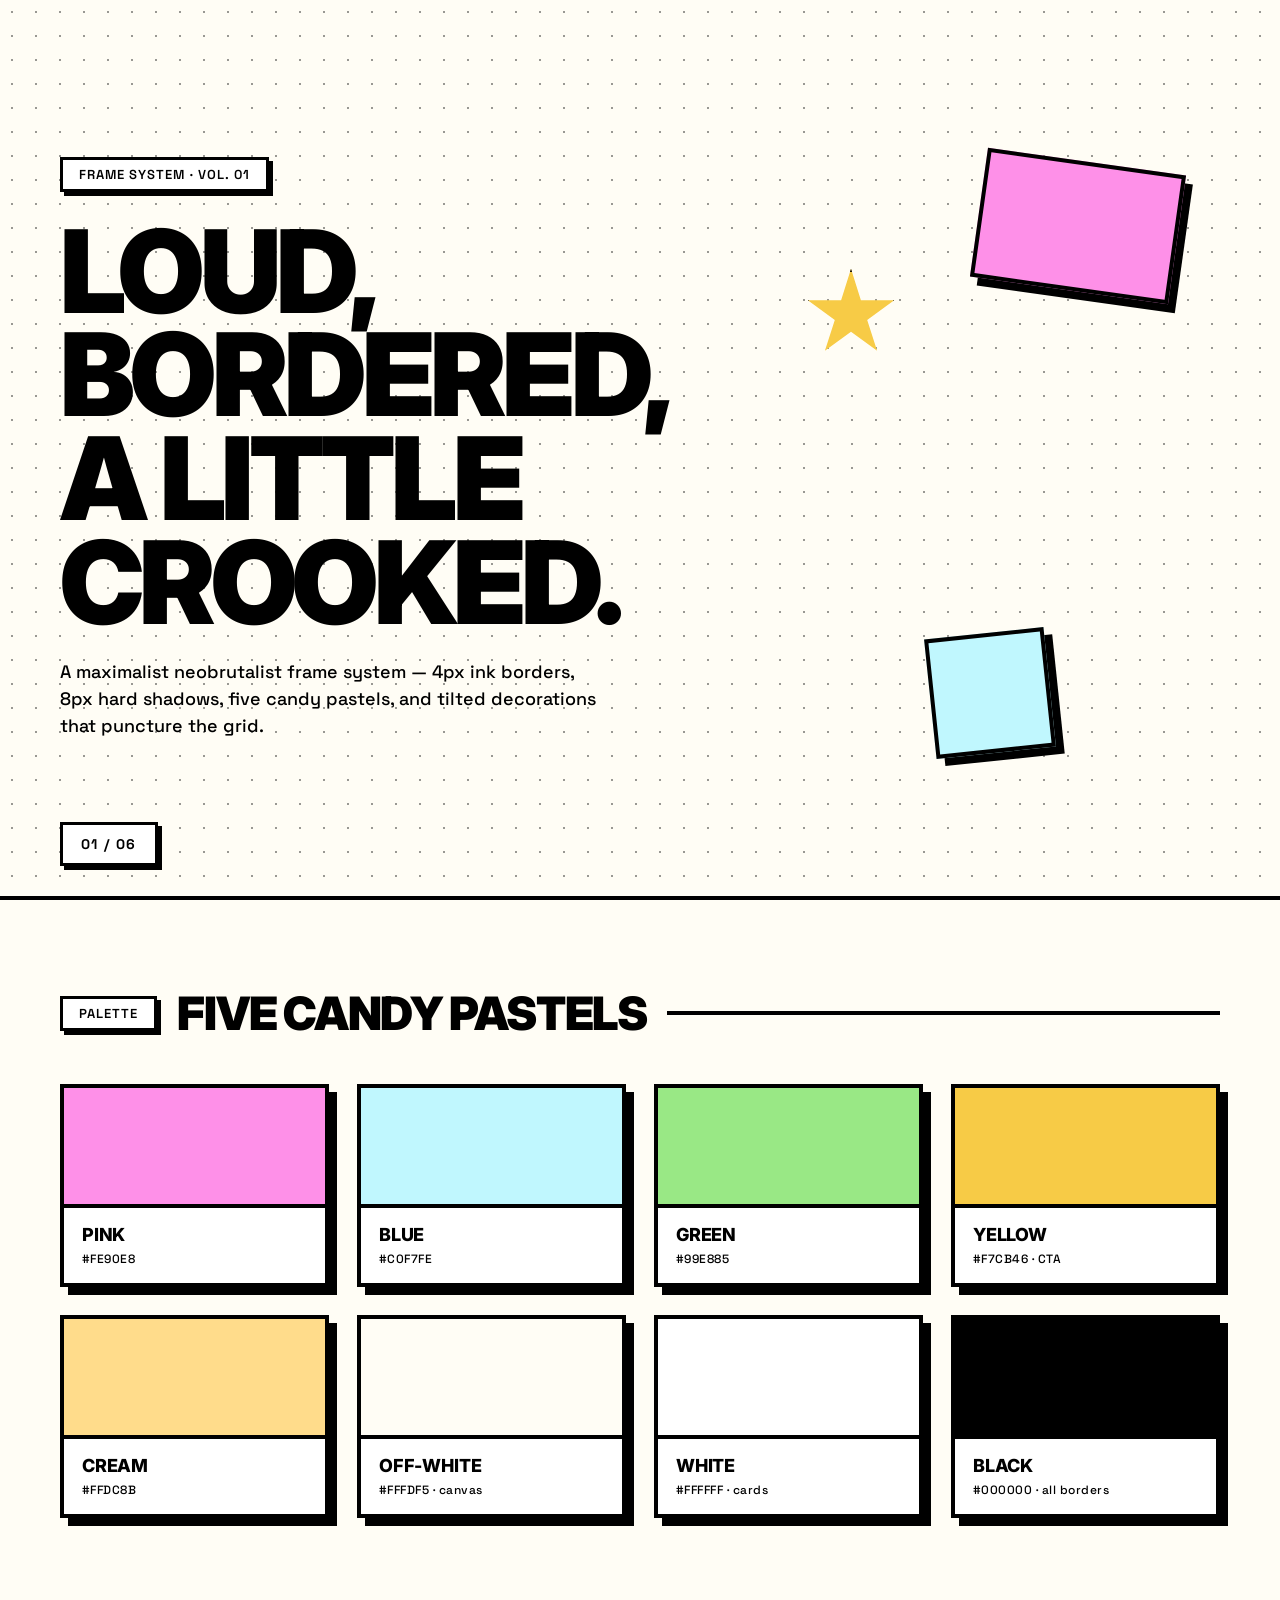
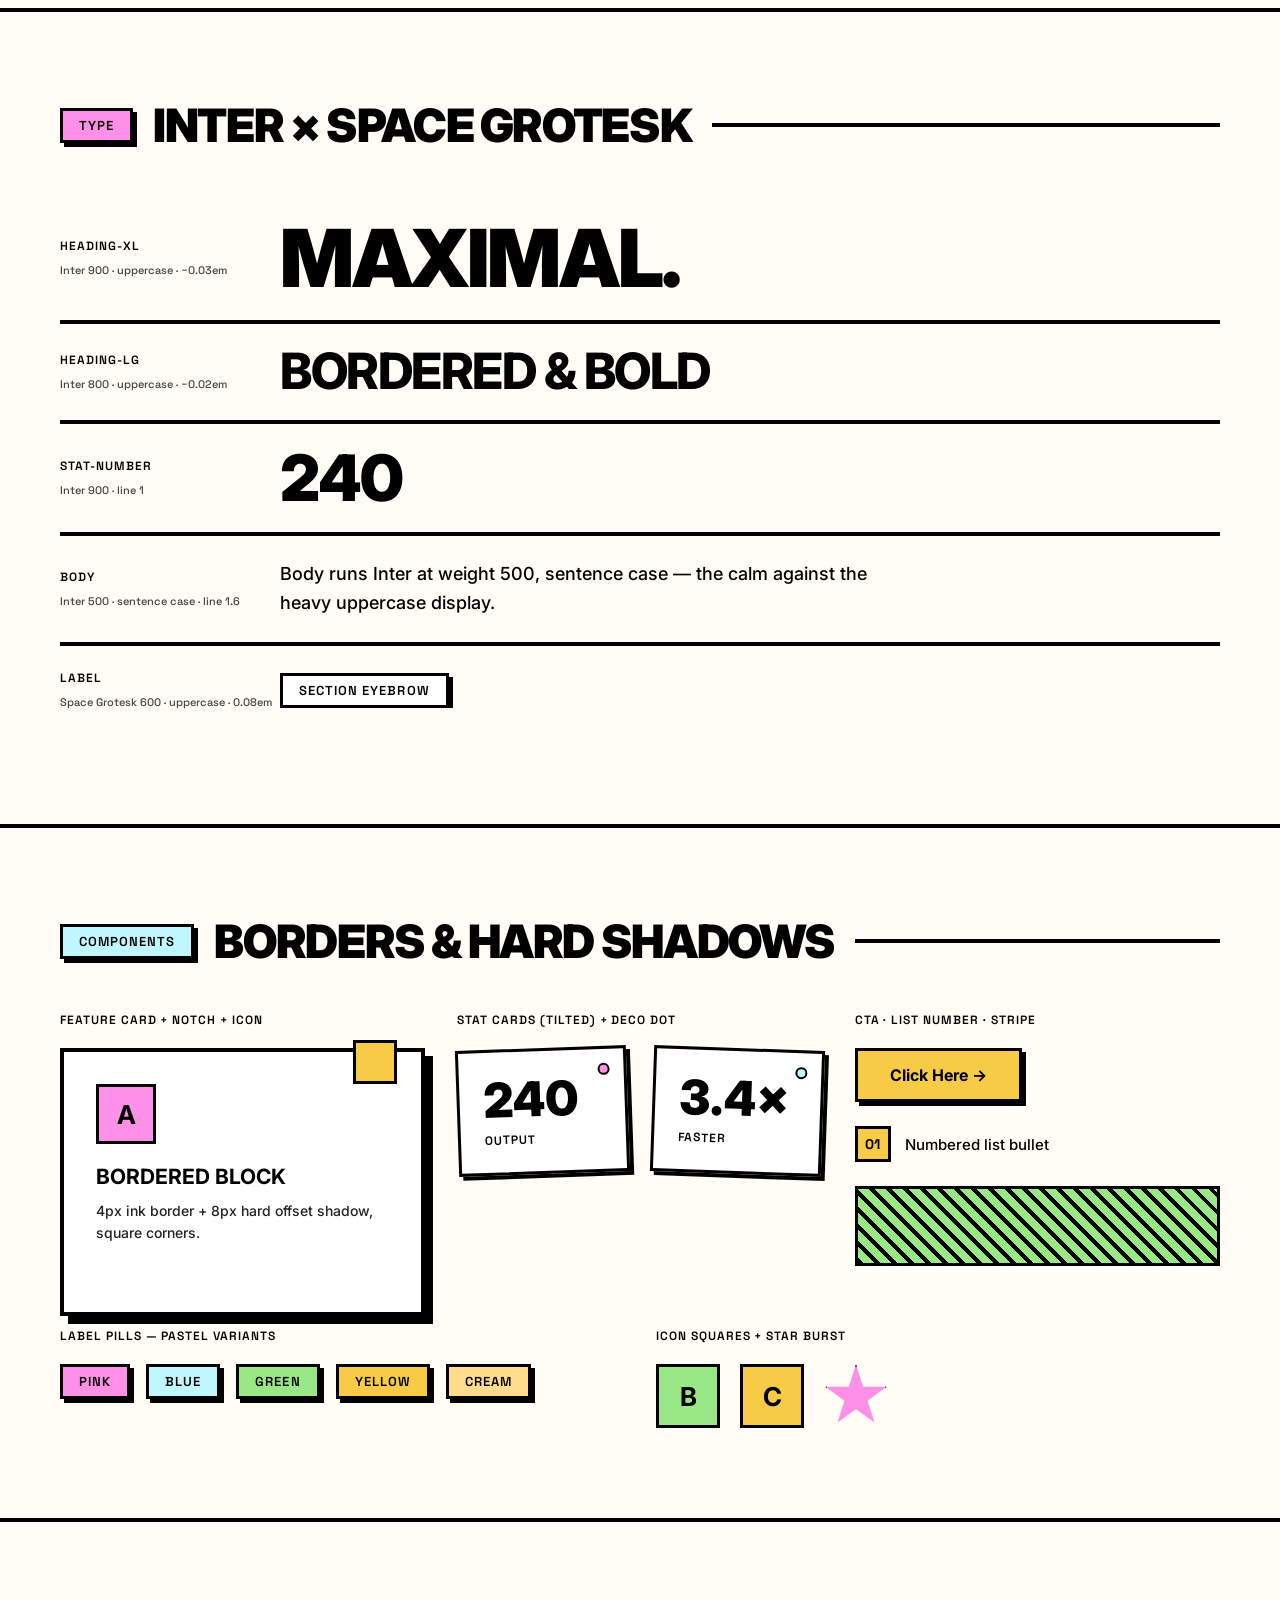
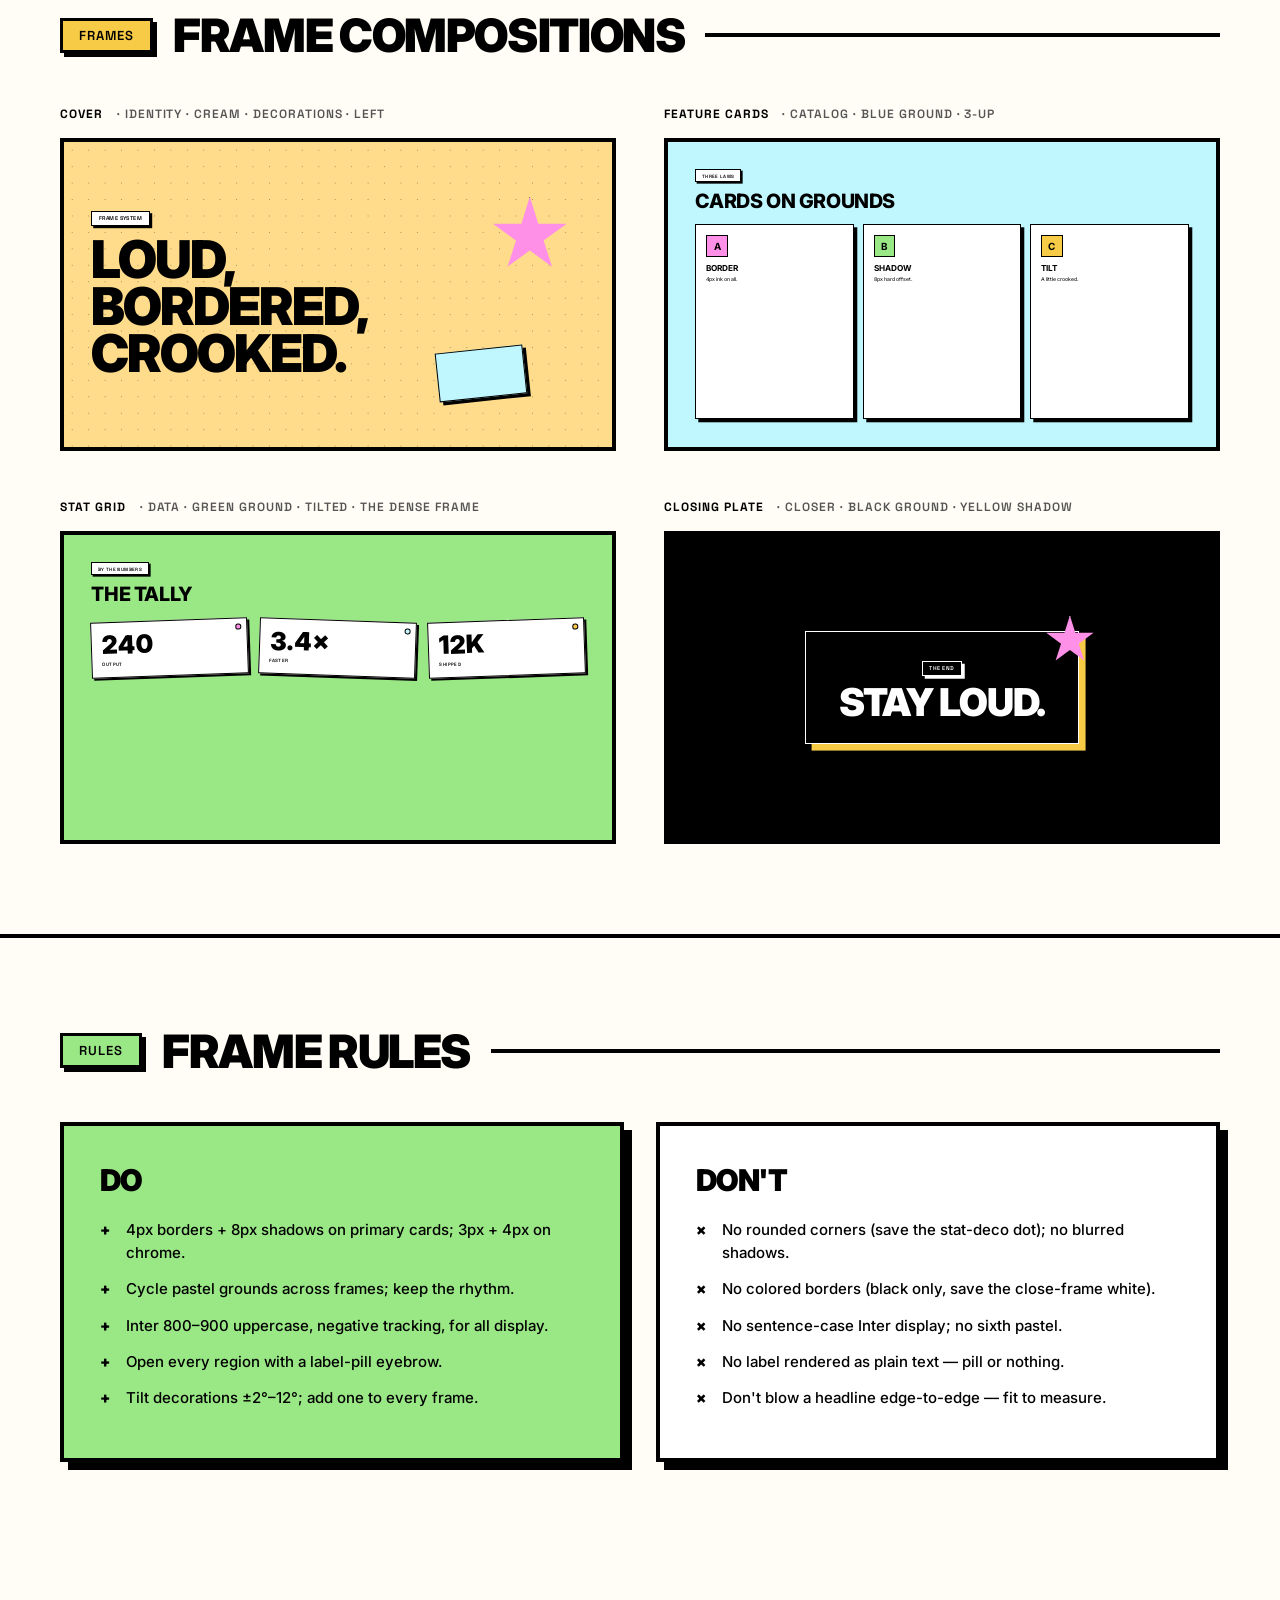
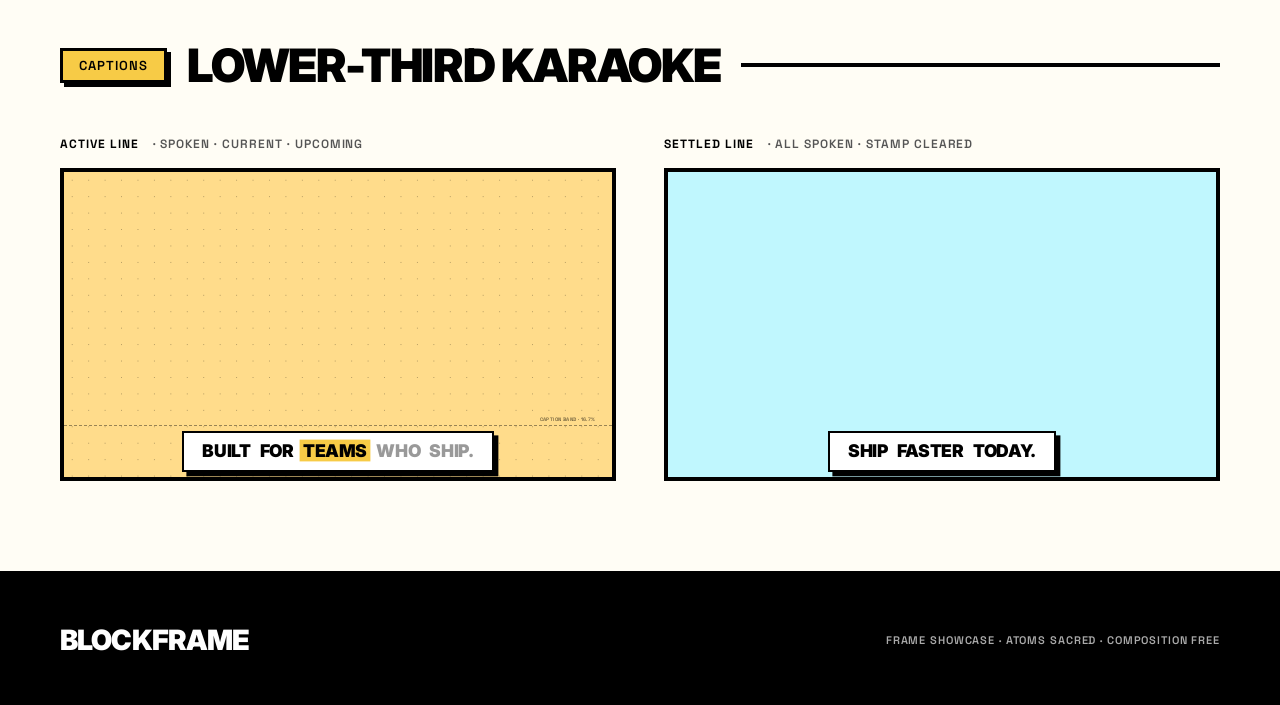
<file: .claude/skills/hyperframes/assets/frame-presets/blockframe/frame-showcase.html>
<!doctype html>
<html lang="en">
  <head>
    <meta charset="utf-8" />
    <meta name="viewport" content="width=device-width,initial-scale=1" />
    <title>BlockFrame</title>
    <link rel="preconnect" href="https://fonts.googleapis.com" />
    <link rel="preconnect" href="https://fonts.gstatic.com" crossorigin />
    <link
      href="https://fonts.googleapis.com/css2?family=Inter:wght@400;500;700;800;900&family=Space+Grotesk:wght@500;600;700&display=swap"
      rel="stylesheet"
    />
    <style id="ds-tokens">
      :root {
        --black: #000000;
        --white: #ffffff;
        --offwhite: #fffdf5;
        --pink: #fe90e8;
        --blue: #c0f7fe;
        --green: #99e885;
        --yellow: #f7cb46;
        --cream: #ffdc8b;
        --disp: "Inter", sans-serif;
        --mono: "Space Grotesk", monospace;
      }
      * {
        margin: 0;
        padding: 0;
        box-sizing: border-box;
      }
      html {
        background: #111;
      }
      body {
        background: var(--offwhite);
        color: var(--black);
        font-family: var(--disp);
        -webkit-font-smoothing: antialiased;
      }
      .disp {
        font-family: var(--disp);
        text-transform: uppercase;
        letter-spacing: -0.03em;
        line-height: 0.95;
        font-weight: 900;
      }
      .pill {
        display: inline-block;
        border: 3px solid var(--black);
        background: var(--white);
        box-shadow: 4px 4px 0 var(--black);
        padding: 6px 16px;
        font-family: var(--mono);
        font-weight: 600;
        text-transform: uppercase;
        letter-spacing: 0.08em;
        font-size: 13px;
      }
      .dotgrid {
        background-image: radial-gradient(circle, var(--black) 1.2px, transparent 1.2px);
        background-size: 24px 24px;
      }

      section {
        padding: 90px 60px;
        position: relative;
        border-bottom: 4px solid var(--black);
      }
      .sec-head {
        display: flex;
        align-items: center;
        gap: 20px;
        margin-bottom: 48px;
      }
      .sec-head h2 {
        font-family: var(--disp);
        font-weight: 900;
        text-transform: uppercase;
        letter-spacing: -0.03em;
        font-size: 46px;
        line-height: 1;
      }
      .sec-head .sp {
        flex: 1;
        height: 4px;
        background: var(--black);
      }

      /* COVER */
      .cover {
        min-height: 100vh;
        background: var(--offwhite);
        padding: 60px;
        display: flex;
        flex-direction: column;
        justify-content: center;
        position: relative;
        overflow: hidden;
      }
      .cover .dg {
        position: absolute;
        inset: 0;
        opacity: 0.4;
        background-image: radial-gradient(circle, var(--black) 1.2px, transparent 1.2px);
        background-size: 24px 24px;
        pointer-events: none;
      }
      .cover .inner {
        position: relative;
        z-index: 3;
        max-width: 72%;
      }
      .cover .pill {
        margin-bottom: 28px;
      }
      .cover h1 {
        font-family: var(--disp);
        font-weight: 900;
        text-transform: uppercase;
        letter-spacing: -0.04em;
        line-height: 0.9;
        font-size: clamp(64px, 9vw, 150px);
      }
      .cover .sub {
        font-family: var(--mono);
        font-weight: 500;
        font-size: 18px;
        line-height: 1.5;
        color: var(--black);
        margin-top: 24px;
        max-width: 540px;
      }
      .cover .deco-rect {
        position: absolute;
        top: 18%;
        right: 8%;
        width: 200px;
        height: 130px;
        background: var(--pink);
        border: 4px solid var(--black);
        box-shadow: 8px 8px 0 var(--black);
        transform: rotate(8deg);
        z-index: 2;
      }
      .cover .deco-rect2 {
        position: absolute;
        bottom: 16%;
        right: 18%;
        width: 120px;
        height: 120px;
        background: var(--blue);
        border: 4px solid var(--black);
        box-shadow: 8px 8px 0 var(--black);
        transform: rotate(-6deg);
        z-index: 1;
      }
      .cover .star {
        position: absolute;
        top: 30%;
        right: 30%;
        width: 90px;
        height: 90px;
        background: var(--yellow);
        border: 3px solid var(--black);
        clip-path: polygon(
          50% 0%,
          61% 35%,
          98% 35%,
          68% 57%,
          79% 91%,
          50% 70%,
          21% 91%,
          32% 57%,
          2% 35%,
          39% 35%
        );
        z-index: 4;
      }
      .cover .counter {
        position: absolute;
        bottom: 30px;
        left: 60px;
        border: 3px solid var(--black);
        background: var(--white);
        box-shadow: 4px 4px 0 var(--black);
        padding: 10px 18px;
        font-family: var(--mono);
        font-weight: 700;
        text-transform: uppercase;
        letter-spacing: 0.1em;
        font-size: 14px;
      }

      /* PALETTE */
      .swatches {
        display: grid;
        grid-template-columns: repeat(4, 1fr);
        gap: 28px;
      }
      .sw {
        border: 4px solid var(--black);
        background: var(--white);
        box-shadow: 8px 8px 0 var(--black);
      }
      .sw .chip {
        height: 120px;
        border-bottom: 4px solid var(--black);
      }
      .sw .meta {
        padding: 16px 18px;
      }
      .sw .name {
        font-family: var(--disp);
        font-weight: 800;
        text-transform: uppercase;
        letter-spacing: -0.01em;
        font-size: 18px;
      }
      .sw .hex {
        font-family: var(--mono);
        font-weight: 500;
        font-size: 12px;
        letter-spacing: 0.04em;
        margin-top: 6px;
      }

      /* TYPE */
      .type-row {
        display: grid;
        grid-template-columns: 220px 1fr;
        align-items: center;
        padding: 24px 0;
        border-bottom: 4px solid var(--black);
      }
      .type-row .tok {
        font-family: var(--mono);
        font-weight: 600;
        text-transform: uppercase;
        letter-spacing: 0.08em;
        font-size: 12px;
      }
      .type-row .m {
        font-family: var(--mono);
        font-weight: 500;
        font-size: 11px;
        color: #444;
        margin-top: 8px;
        line-height: 1.5;
      }
      .type-row .spec {
        overflow: hidden;
      }

      /* COMPONENTS */
      .cnote {
        font-family: var(--mono);
        font-weight: 600;
        text-transform: uppercase;
        letter-spacing: 0.08em;
        font-size: 12px;
        margin-bottom: 20px;
      }
      .cgrid {
        display: grid;
        grid-template-columns: repeat(12, 1fr);
        gap: 32px;
        margin-bottom: 48px;
      }
      .s3 {
        grid-column: span 3;
      }
      .s4 {
        grid-column: span 4;
      }
      .s6 {
        grid-column: span 6;
      }
      .s8 {
        grid-column: span 8;
      }
      .fcard {
        border: 4px solid var(--black);
        background: var(--white);
        box-shadow: 8px 8px 0 var(--black);
        padding: 32px;
        position: relative;
        height: 100%;
      }
      .fcard .notch {
        position: absolute;
        top: -12px;
        right: 24px;
        width: 44px;
        height: 44px;
        background: var(--yellow);
        border: 3px solid var(--black);
      }
      .fcard .ic {
        width: 60px;
        height: 60px;
        border: 3px solid var(--black);
        background: var(--blue);
        display: grid;
        place-items: center;
        font-family: var(--disp);
        font-weight: 700;
        font-size: 26px;
        margin-bottom: 20px;
      }
      .fcard .t {
        font-family: var(--disp);
        font-weight: 700;
        text-transform: uppercase;
        font-size: 21px;
        line-height: 1.2;
      }
      .fcard .bd {
        font-family: var(--disp);
        font-weight: 500;
        font-size: 14px;
        line-height: 1.6;
        color: #222;
        margin-top: 10px;
      }
      .statcard {
        border: 3px solid var(--black);
        background: var(--white);
        box-shadow: 4px 4px 0 var(--black);
        padding: 24px;
        position: relative;
      }
      .statcard .dot {
        position: absolute;
        top: 14px;
        right: 14px;
        width: 12px;
        height: 12px;
        border-radius: 50%;
        border: 2px solid var(--black);
      }
      .statcard .n {
        font-family: var(--disp);
        font-weight: 900;
        font-size: 48px;
        line-height: 1;
      }
      .statcard .l {
        font-family: var(--mono);
        font-weight: 600;
        text-transform: uppercase;
        letter-spacing: 0.08em;
        font-size: 12px;
        margin-top: 8px;
      }
      .btn {
        display: inline-block;
        border: 3px solid var(--black);
        background: var(--yellow);
        box-shadow: 4px 4px 0 var(--black);
        padding: 14px 32px;
        font-family: var(--disp);
        font-weight: 700;
        font-size: 16px;
      }
      .stripe {
        height: 80px;
        border: 3px solid var(--black);
        background: repeating-linear-gradient(
          45deg,
          var(--black),
          var(--black) 4px,
          var(--green) 4px,
          var(--green) 12px
        );
      }
      .listnum {
        display: inline-grid;
        place-items: center;
        width: 36px;
        height: 36px;
        border: 3px solid var(--black);
        background: var(--yellow);
        font-family: var(--mono);
        font-weight: 700;
        font-size: 14px;
      }

      /* COMPOSITIONS */
      .gallery {
        display: grid;
        grid-template-columns: 1fr 1fr;
        gap: 48px;
      }
      .fw .flabel {
        display: flex;
        gap: 14px;
        align-items: baseline;
        margin-bottom: 16px;
        font-family: var(--mono);
        font-weight: 600;
        text-transform: uppercase;
        letter-spacing: 0.08em;
        font-size: 12px;
        color: #555;
      }
      .fw .flabel b {
        color: var(--black);
      }
      .frame {
        aspect-ratio: 16/9;
        container-type: size;
        position: relative;
        overflow: hidden;
        background: var(--offwhite);
        border: 4px solid var(--black);
      }
      .frame > .body {
        position: absolute;
        inset: 0;
        z-index: 3;
      }

      /* f1 cover */
      .bf1 {
        background: var(--cream);
      }
      .bf1 .dg {
        position: absolute;
        inset: 0;
        opacity: 0.35;
        background-image: radial-gradient(circle, var(--black) 0.15cqw, transparent 0.15cqw);
        background-size: 3cqw 3cqw;
        z-index: 1;
      }
      .bf1 .body {
        display: flex;
        flex-direction: column;
        justify-content: center;
        padding: 0 5cqw;
      }
      .bf1 .pill {
        display: inline-block;
        border: 0.25cqw solid var(--black);
        background: var(--white);
        box-shadow: 0.4cqw 0.4cqw 0 var(--black);
        padding: 0.5cqw 1.2cqw;
        font-family: var(--mono);
        font-weight: 600;
        text-transform: uppercase;
        letter-spacing: 0.08em;
        font-size: 1cqw;
        margin-bottom: 2cqw;
        align-self: flex-start;
      }
      .bf1 h3 {
        font-family: var(--disp);
        font-weight: 900;
        text-transform: uppercase;
        letter-spacing: -0.04em;
        line-height: 0.9;
        font-size: 9.5cqw;
        max-width: 60cqw;
      }
      .bf1 .star {
        position: absolute;
        top: 18%;
        right: 8%;
        width: 14cqw;
        height: 14cqw;
        background: var(--pink);
        border: 0.3cqw solid var(--black);
        clip-path: polygon(
          50% 0%,
          61% 35%,
          98% 35%,
          68% 57%,
          79% 91%,
          50% 70%,
          21% 91%,
          32% 57%,
          2% 35%,
          39% 35%
        );
        z-index: 2;
      }
      .bf1 .rect {
        position: absolute;
        bottom: 16%;
        right: 16%;
        width: 16cqw;
        height: 9cqw;
        background: var(--blue);
        border: 0.3cqw solid var(--black);
        box-shadow: 0.6cqw 0.6cqw 0 var(--black);
        transform: rotate(-6deg);
        z-index: 1;
      }

      /* f2 feature cards */
      .bf2 {
        background: var(--blue);
      }
      .bf2 .body {
        padding: 5cqw;
        display: flex;
        flex-direction: column;
      }
      .bf2 .pill {
        align-self: flex-start;
        border: 0.2cqw solid var(--black);
        background: var(--white);
        box-shadow: 0.3cqw 0.3cqw 0 var(--black);
        padding: 0.4cqw 1cqw;
        font-family: var(--mono);
        font-weight: 600;
        text-transform: uppercase;
        letter-spacing: 0.08em;
        font-size: 0.85cqw;
        margin-bottom: 1.4cqw;
      }
      .bf2 h3 {
        font-family: var(--disp);
        font-weight: 800;
        text-transform: uppercase;
        letter-spacing: -0.02em;
        font-size: 3.6cqw;
        margin-bottom: 2cqw;
      }
      .bf2 .row {
        display: grid;
        grid-template-columns: repeat(3, 1fr);
        gap: 1.6cqw;
        flex: 1;
      }
      .bf2 .c {
        border: 0.3cqw solid var(--black);
        background: var(--white);
        box-shadow: 0.6cqw 0.6cqw 0 var(--black);
        padding: 1.8cqw;
      }
      .bf2 .c .ic {
        width: 4cqw;
        height: 4cqw;
        border: 0.2cqw solid var(--black);
        display: grid;
        place-items: center;
        font-family: var(--disp);
        font-weight: 700;
        font-size: 1.8cqw;
        margin-bottom: 1.2cqw;
      }
      .bf2 .c .t {
        font-family: var(--disp);
        font-weight: 700;
        text-transform: uppercase;
        font-size: 1.5cqw;
        line-height: 1.15;
      }
      .bf2 .c .bd {
        font-family: var(--disp);
        font-weight: 500;
        font-size: 0.95cqw;
        line-height: 1.5;
        color: #222;
        margin-top: 0.6cqw;
      }

      /* f3 stat grid (tilted) */
      .bf3 {
        background: var(--green);
      }
      .bf3 .body {
        padding: 5cqw;
        display: flex;
        flex-direction: column;
      }
      .bf3 .pill {
        align-self: flex-start;
        border: 0.2cqw solid var(--black);
        background: var(--white);
        box-shadow: 0.3cqw 0.3cqw 0 var(--black);
        padding: 0.4cqw 1cqw;
        font-family: var(--mono);
        font-weight: 600;
        text-transform: uppercase;
        letter-spacing: 0.08em;
        font-size: 0.85cqw;
        margin-bottom: 1.4cqw;
      }
      .bf3 h3 {
        font-family: var(--disp);
        font-weight: 800;
        text-transform: uppercase;
        letter-spacing: -0.02em;
        font-size: 3.6cqw;
        margin-bottom: 2.4cqw;
      }
      .bf3 .row {
        display: grid;
        grid-template-columns: repeat(3, 1fr);
        gap: 2cqw;
      }
      .bf3 .sc {
        border: 0.25cqw solid var(--black);
        background: var(--white);
        box-shadow: 0.4cqw 0.4cqw 0 var(--black);
        padding: 1.8cqw;
        position: relative;
      }
      .bf3 .sc:nth-child(odd) {
        transform: rotate(-2deg);
      }
      .bf3 .sc:nth-child(even) {
        transform: rotate(2deg);
      }
      .bf3 .sc .dot {
        position: absolute;
        top: 1cqw;
        right: 1cqw;
        width: 1cqw;
        height: 1cqw;
        border-radius: 50%;
        border: 0.15cqw solid var(--black);
      }
      .bf3 .sc .n {
        font-family: var(--disp);
        font-weight: 900;
        font-size: 4.6cqw;
        line-height: 1;
      }
      .bf3 .sc .l {
        font-family: var(--mono);
        font-weight: 600;
        text-transform: uppercase;
        letter-spacing: 0.08em;
        font-size: 0.85cqw;
        margin-top: 0.6cqw;
      }

      /* f4 close (black) */
      .bf4 {
        background: var(--black);
      }
      .bf4 .body {
        display: flex;
        flex-direction: column;
        justify-content: center;
        align-items: center;
        text-align: center;
      }
      .bf4 .cardf {
        border: 0.3cqw solid var(--white);
        box-shadow: 1.2cqw 1.2cqw 0 var(--yellow);
        padding: 4cqw 6cqw;
        position: relative;
      }
      .bf4 .pill {
        border: 0.25cqw solid var(--white);
        background: var(--black);
        color: var(--white);
        box-shadow: 0.5cqw 0.5cqw 0 var(--white);
        padding: 0.5cqw 1.2cqw;
        font-family: var(--mono);
        font-weight: 600;
        text-transform: uppercase;
        letter-spacing: 0.08em;
        font-size: 1cqw;
        margin-bottom: 1.6cqw;
        display: inline-block;
      }
      .bf4 h3 {
        font-family: var(--disp);
        font-weight: 900;
        text-transform: uppercase;
        letter-spacing: -0.03em;
        font-size: 7cqw;
        line-height: 0.95;
        color: var(--white);
      }
      .bf4 .star {
        position: absolute;
        top: -3cqw;
        right: -3cqw;
        width: 9cqw;
        height: 9cqw;
        background: var(--pink);
        border: 0.3cqw solid var(--white);
        clip-path: polygon(
          50% 0%,
          61% 35%,
          98% 35%,
          68% 57%,
          79% 91%,
          50% 70%,
          21% 91%,
          32% 57%,
          2% 35%,
          39% 35%
        );
      }

      /* PRINCIPLES */
      .dos {
        display: grid;
        grid-template-columns: 1fr 1fr;
        gap: 32px;
      }
      .do-card {
        border: 4px solid var(--black);
        box-shadow: 8px 8px 0 var(--black);
        padding: 36px;
      }
      .do-card.do {
        background: var(--green);
      }
      .do-card.dont {
        background: var(--white);
      }
      .do-card h4 {
        font-family: var(--disp);
        font-weight: 900;
        text-transform: uppercase;
        letter-spacing: -0.02em;
        font-size: 30px;
        margin-bottom: 20px;
      }
      .do-card ul {
        list-style: none;
      }
      .do-card li {
        font-family: var(--disp);
        font-weight: 500;
        font-size: 15px;
        line-height: 1.55;
        padding-left: 26px;
        position: relative;
        margin-bottom: 13px;
      }
      .do-card li::before {
        position: absolute;
        left: 0;
        font-family: var(--disp);
        font-weight: 900;
      }
      .do-card.do li::before {
        content: "+";
      }
      .do-card.dont li::before {
        content: "\00d7";
      }

      .foot {
        padding: 48px 60px;
        background: var(--black);
        color: var(--white);
        display: flex;
        justify-content: space-between;
        align-items: center;
      }
      .foot .l {
        font-family: var(--disp);
        font-weight: 900;
        text-transform: uppercase;
        letter-spacing: -0.03em;
        font-size: 28px;
      }
      .foot .r {
        font-family: var(--mono);
        font-weight: 600;
        text-transform: uppercase;
        letter-spacing: 0.08em;
        font-size: 11px;
        color: #aaa;
      }
      @media (max-width: 1100px) {
        .gallery {
          grid-template-columns: 1fr;
        }
        .swatches {
          grid-template-columns: 1fr 1fr;
        }
      }
    </style>
    <link
      rel="stylesheet"
      href="https://fonts.googleapis.com/css2?family=Inter:wght@400;500;600;700;800;900&display=swap"
    />
    <link
      rel="stylesheet"
      href="https://fonts.googleapis.com/css2?family=Space+Grotesk:wght@400;500;600;700&display=swap"
    />
    <style id="ft-override">
      :root {
        --primary: #fffdf5 !important;
        --secondary: #000000 !important;
        --tertiary: #ffdc8b !important;
        --accent: #fe90e8 !important;
        --f-disp: "Inter", sans-serif !important;
        --f-body: "Space Grotesk", sans-serif !important;
        --black: #000000 !important;
        --offwhite: #fffdf5 !important;
        --pink: #fe90e8 !important;
        --cream: #ffdc8b !important;
        --disp: "Inter", sans-serif !important;
        --mono: "Space Grotesk", sans-serif !important;
        --white: #ffffff !important;
        --blue: #c0f7fe !important;
        --green: #99e885 !important;
        --yellow: #f7cb46 !important;
      }
    </style>
  </head>
  <body>
    <!-- COVER -->
    <section class="cover">
      <div class="dg"></div>
      <div class="star"></div>
      <div class="deco-rect"></div>
      <div class="deco-rect2"></div>
      <div class="inner">
        <span class="pill">Frame System · Vol. 01</span>
        <h1>Loud,<br />bordered,<br />a little crooked.</h1>
        <div class="sub">
          A maximalist neobrutalist frame system — 4px ink borders, 8px hard shadows, five candy
          pastels, and tilted decorations that puncture the grid.
        </div>
      </div>
      <div class="counter">01 / 06</div>
    </section>

    <!-- PALETTE -->
    <section>
      <div class="sec-head">
        <span class="pill">Palette</span>
        <h2>Five Candy Pastels</h2>
        <span class="sp"></span>
      </div>
      <div class="swatches">
        <div class="sw">
          <div class="chip" style="background: var(--pink)"></div>
          <div class="meta">
            <div class="name">Pink</div>
            <div class="hex">#FE90E8</div>
          </div>
        </div>
        <div class="sw">
          <div class="chip" style="background: var(--blue)"></div>
          <div class="meta">
            <div class="name">Blue</div>
            <div class="hex">#C0F7FE</div>
          </div>
        </div>
        <div class="sw">
          <div class="chip" style="background: var(--green)"></div>
          <div class="meta">
            <div class="name">Green</div>
            <div class="hex">#99E885</div>
          </div>
        </div>
        <div class="sw">
          <div class="chip" style="background: var(--yellow)"></div>
          <div class="meta">
            <div class="name">Yellow</div>
            <div class="hex">#F7CB46 · CTA</div>
          </div>
        </div>
        <div class="sw">
          <div class="chip" style="background: var(--cream)"></div>
          <div class="meta">
            <div class="name">Cream</div>
            <div class="hex">#FFDC8B</div>
          </div>
        </div>
        <div class="sw">
          <div
            class="chip"
            style="background: var(--offwhite); border-bottom: 4px solid var(--black)"
          ></div>
          <div class="meta">
            <div class="name">Off-White</div>
            <div class="hex">#FFFDF5 · canvas</div>
          </div>
        </div>
        <div class="sw">
          <div
            class="chip"
            style="background: var(--white); border-bottom: 4px solid var(--black)"
          ></div>
          <div class="meta">
            <div class="name">White</div>
            <div class="hex">#FFFFFF · cards</div>
          </div>
        </div>
        <div class="sw">
          <div class="chip" style="background: var(--black)"></div>
          <div class="meta">
            <div class="name">Black</div>
            <div class="hex">#000000 · all borders</div>
          </div>
        </div>
      </div>
    </section>

    <!-- TYPOGRAPHY -->
    <section>
      <div class="sec-head">
        <span class="pill" style="background: var(--pink)">Type</span>
        <h2>Inter × Space Grotesk</h2>
        <span class="sp"></span>
      </div>
      <div class="type-row">
        <div>
          <div class="tok">heading-xl</div>
          <div class="m">Inter 900 · uppercase · −0.03em</div>
        </div>
        <div class="spec"><span class="disp" style="font-size: 80px">Maximal.</span></div>
      </div>
      <div class="type-row">
        <div>
          <div class="tok">heading-lg</div>
          <div class="m">Inter 800 · uppercase · −0.02em</div>
        </div>
        <div class="spec">
          <span class="disp" style="font-weight: 800; font-size: 50px">Bordered & Bold</span>
        </div>
      </div>
      <div class="type-row">
        <div>
          <div class="tok">stat-number</div>
          <div class="m">Inter 900 · line 1</div>
        </div>
        <div class="spec">
          <span class="disp" style="font-size: 64px; letter-spacing: -0.02em">240</span>
        </div>
      </div>
      <div class="type-row">
        <div>
          <div class="tok">body</div>
          <div class="m">Inter 500 · sentence case · line 1.6</div>
        </div>
        <div class="spec">
          <p style="font-weight: 500; font-size: 18px; line-height: 1.6; max-width: 640px">
            Body runs Inter at weight 500, sentence case — the calm against the heavy uppercase
            display.
          </p>
        </div>
      </div>
      <div class="type-row" style="border-bottom: 0">
        <div>
          <div class="tok">label</div>
          <div class="m">Space Grotesk 600 · uppercase · 0.08em</div>
        </div>
        <div class="spec"><span class="pill">Section Eyebrow</span></div>
      </div>
    </section>

    <!-- COMPONENTS -->
    <section>
      <div class="sec-head">
        <span class="pill" style="background: var(--blue)">Components</span>
        <h2>Borders & Hard Shadows</h2>
        <span class="sp"></span>
      </div>

      <div class="cgrid">
        <div class="s4">
          <div class="cnote">Feature card + notch + icon</div>
          <div class="fcard">
            <div class="notch"></div>
            <div class="ic" style="background: var(--pink)">A</div>
            <div class="t">Bordered Block</div>
            <div class="bd">4px ink border + 8px hard offset shadow, square corners.</div>
          </div>
        </div>
        <div class="s4">
          <div class="cnote">Stat cards (tilted) + deco dot</div>
          <div style="display: grid; grid-template-columns: 1fr 1fr; gap: 24px">
            <div class="statcard" style="transform: rotate(-2deg)">
              <div class="dot" style="background: var(--pink)"></div>
              <div class="n">240</div>
              <div class="l">Output</div>
            </div>
            <div class="statcard" style="transform: rotate(2deg)">
              <div class="dot" style="background: var(--blue)"></div>
              <div class="n">3.4×</div>
              <div class="l">Faster</div>
            </div>
          </div>
        </div>
        <div class="s4">
          <div class="cnote">CTA · list number · stripe</div>
          <span class="btn">Click Here →</span>
          <div style="display: flex; align-items: center; gap: 14px; margin-top: 24px">
            <span class="listnum">01</span
            ><span style="font-family: var(--disp); font-weight: 500; font-size: 15px"
              >Numbered list bullet</span
            >
          </div>
          <div class="stripe" style="margin-top: 24px"></div>
        </div>
      </div>

      <div class="cgrid" style="margin-bottom: 0">
        <div class="s6">
          <div class="cnote">Label pills — pastel variants</div>
          <div style="display: flex; gap: 16px; flex-wrap: wrap">
            <span class="pill" style="background: var(--pink)">Pink</span
            ><span class="pill" style="background: var(--blue)">Blue</span
            ><span class="pill" style="background: var(--green)">Green</span
            ><span class="pill" style="background: var(--yellow)">Yellow</span
            ><span class="pill" style="background: var(--cream)">Cream</span>
          </div>
        </div>
        <div class="s6">
          <div class="cnote">Icon squares + star burst</div>
          <div style="display: flex; align-items: center; gap: 20px">
            <span
              style="
                width: 64px;
                height: 64px;
                border: 3px solid var(--black);
                background: var(--green);
                display: grid;
                place-items: center;
                font-family: var(--disp);
                font-weight: 700;
                font-size: 26px;
              "
              >B</span
            >
            <span
              style="
                width: 64px;
                height: 64px;
                border: 3px solid var(--black);
                background: var(--yellow);
                display: grid;
                place-items: center;
                font-family: var(--disp);
                font-weight: 700;
                font-size: 26px;
              "
              >C</span
            >
            <span
              style="
                width: 64px;
                height: 64px;
                background: var(--pink);
                border: 3px solid var(--black);
                clip-path: polygon(
                  50% 0%,
                  61% 35%,
                  98% 35%,
                  68% 57%,
                  79% 91%,
                  50% 70%,
                  21% 91%,
                  32% 57%,
                  2% 35%,
                  39% 35%
                );
              "
            ></span>
          </div>
        </div>
      </div>
    </section>

    <!-- COMPOSITIONS -->
    <section>
      <div class="sec-head">
        <span class="pill" style="background: var(--yellow)">Frames</span>
        <h2>Frame Compositions</h2>
        <span class="sp"></span>
      </div>
      <div class="gallery">
        <div class="fw">
          <div class="flabel"><b>Cover</b><span>· identity · cream · decorations · left</span></div>
          <div class="frame bf1">
            <div class="dg"></div>
            <div class="star"></div>
            <div class="rect"></div>
            <div class="body">
              <span class="pill">Frame System</span>
              <h3>Loud, bordered, crooked.</h3>
            </div>
          </div>
        </div>

        <div class="fw">
          <div class="flabel"><b>Feature Cards</b><span>· catalog · blue ground · 3-up</span></div>
          <div class="frame bf2">
            <div class="body">
              <span class="pill">Three Laws</span>
              <h3>Cards on Grounds</h3>
              <div class="row">
                <div class="c">
                  <div class="ic" style="background: var(--pink)">A</div>
                  <div class="t">Border</div>
                  <div class="bd">4px ink on all.</div>
                </div>
                <div class="c">
                  <div class="ic" style="background: var(--green)">B</div>
                  <div class="t">Shadow</div>
                  <div class="bd">8px hard offset.</div>
                </div>
                <div class="c">
                  <div class="ic" style="background: var(--yellow)">C</div>
                  <div class="t">Tilt</div>
                  <div class="bd">A little crooked.</div>
                </div>
              </div>
            </div>
          </div>
        </div>

        <div class="fw">
          <div class="flabel">
            <b>Stat Grid</b><span>· data · green ground · tilted · the dense frame</span>
          </div>
          <div class="frame bf3">
            <div class="body">
              <span class="pill">By The Numbers</span>
              <h3>The Tally</h3>
              <div class="row">
                <div class="sc">
                  <div class="dot" style="background: var(--pink)"></div>
                  <div class="n">240</div>
                  <div class="l">Output</div>
                </div>
                <div class="sc">
                  <div class="dot" style="background: var(--blue)"></div>
                  <div class="n">3.4×</div>
                  <div class="l">Faster</div>
                </div>
                <div class="sc">
                  <div class="dot" style="background: var(--yellow)"></div>
                  <div class="n">12K</div>
                  <div class="l">Shipped</div>
                </div>
              </div>
            </div>
          </div>
        </div>

        <div class="fw">
          <div class="flabel">
            <b>Closing Plate</b><span>· closer · black ground · yellow shadow</span>
          </div>
          <div class="frame bf4">
            <div class="body">
              <div class="cardf">
                <div class="star"></div>
                <span class="pill">The End</span>
                <h3>Stay loud.</h3>
              </div>
            </div>
          </div>
        </div>
      </div>
    </section>

    <!-- PRINCIPLES -->
    <section style="border-bottom: none">
      <div class="sec-head">
        <span class="pill" style="background: var(--green)">Rules</span>
        <h2>Frame Rules</h2>
        <span class="sp"></span>
      </div>
      <div class="dos">
        <div class="do-card do">
          <h4>Do</h4>
          <ul>
            <li>4px borders + 8px shadows on primary cards; 3px + 4px on chrome.</li>
            <li>Cycle pastel grounds across frames; keep the rhythm.</li>
            <li>Inter 800–900 uppercase, negative tracking, for all display.</li>
            <li>Open every region with a label-pill eyebrow.</li>
            <li>Tilt decorations ±2°–12°; add one to every frame.</li>
          </ul>
        </div>
        <div class="do-card dont">
          <h4>Don't</h4>
          <ul>
            <li>No rounded corners (save the stat-deco dot); no blurred shadows.</li>
            <li>No colored borders (black only, save the close-frame white).</li>
            <li>No sentence-case Inter display; no sixth pastel.</li>
            <li>No label rendered as plain text — pill or nothing.</li>
            <li>Don't blow a headline edge-to-edge — fit to measure.</li>
          </ul>
        </div>
      </div>
    </section>

    <!-- CAPTIONS — preview of caption-skin.html (the preset's lower-third karaoke look) -->
    <style>
      /* mirrors caption-skin.html; the skin's --cap-* vocab mapped to this preset's tokens */
      .capdemo {
        --cap-ink: var(--black);
        --cap-canvas: var(--white);
        --cap-accent: var(--yellow);
        --cap-accent-2: var(--cream);
      }
      .capdemo .stage {
        position: absolute;
        left: 0;
        right: 0;
        bottom: 0;
        height: 16.67cqh;
        display: flex;
        align-items: center;
        justify-content: center;
        z-index: 4;
      }
      .capdemo .pill {
        max-width: 80cqw;
        padding: 1.4cqw 3cqw 1.7cqw;
        background: var(--cap-canvas);
        border: 0.4cqw solid var(--cap-ink);
        border-radius: 0;
        box-shadow: 0.8cqw 0.8cqw 0 var(--cap-ink);
      }
      .capdemo .line {
        display: flex;
        flex-wrap: wrap;
        justify-content: center;
        gap: 0.12em 0.32em;
        font-family: var(--disp);
        font-weight: 900;
        text-transform: uppercase;
        font-size: 3.2cqw;
        line-height: 1.12;
        letter-spacing: -0.02em;
      }
      .capdemo .w {
        display: inline-block;
        padding: 0 0.1em;
        color: color-mix(in srgb, var(--cap-ink) 40%, var(--cap-canvas));
      }
      .capdemo .w.spoken {
        color: var(--cap-ink);
      }
      .capdemo .w.active {
        color: var(--cap-ink);
        background: var(--cap-accent);
        box-shadow: 0 0 0 0.08em var(--cap-accent);
      }
      .capdemo .bandline {
        position: absolute;
        left: 0;
        right: 0;
        bottom: 16.67cqh;
        border-top: 0.15cqw dashed rgba(0, 0, 0, 0.4);
        z-index: 3;
      }
      .capdemo .bandtag {
        position: absolute;
        right: 3cqw;
        bottom: calc(16.67cqh + 0.7cqw);
        font-family: var(--mono);
        font-weight: 600;
        text-transform: uppercase;
        font-size: 0.9cqw;
        letter-spacing: 0.08em;
        color: var(--black);
        opacity: 0.55;
        z-index: 4;
      }
    </style>
    <section>
      <div class="sec-head">
        <span class="pill" style="background: var(--yellow)">Captions</span>
        <h2>Lower-Third Karaoke</h2>
        <span class="sp"></span>
      </div>
      <div class="gallery">
        <div class="fw">
          <div class="flabel"><b>Active line</b><span>· spoken · current · upcoming</span></div>
          <div class="frame capdemo" style="background: var(--cream)">
            <div
              class="dg"
              style="
                position: absolute;
                inset: 0;
                opacity: 0.3;
                background-image: radial-gradient(
                  circle,
                  var(--black) 0.15cqw,
                  transparent 0.15cqw
                );
                background-size: 3cqw 3cqw;
                z-index: 1;
              "
            ></div>
            <div class="bandline"></div>
            <div class="bandtag">caption band · 16.7%</div>
            <div class="stage">
              <div class="pill">
                <div class="line">
                  <span class="w spoken">Built</span>
                  <span class="w spoken">for</span>
                  <span class="w active">teams</span>
                  <span class="w">who</span>
                  <span class="w">ship.</span>
                </div>
              </div>
            </div>
          </div>
        </div>

        <div class="fw">
          <div class="flabel"><b>Settled line</b><span>· all spoken · stamp cleared</span></div>
          <div class="frame capdemo" style="background: var(--blue)">
            <div class="stage">
              <div class="pill">
                <div class="line">
                  <span class="w spoken">Ship</span>
                  <span class="w spoken">faster</span>
                  <span class="w spoken">today.</span>
                </div>
              </div>
            </div>
          </div>
        </div>
      </div>
    </section>

    <div class="foot">
      <span class="l">BlockFrame</span>
      <span class="r">Frame Showcase · Atoms Sacred · Composition Free</span>
    </div>

    <template id="__bundler_thumbnail">
      <svg viewBox="0 0 100 100" xmlns="http://www.w3.org/2000/svg">
        <rect width="100" height="100" fill="#FFFDF5" />
        <rect x="16" y="34" width="46" height="32" fill="#FE90E8" stroke="#000" stroke-width="4" />
        <rect x="22" y="40" width="46" height="32" fill="#C0F7FE" stroke="#000" stroke-width="4" />
        <path
          d="M74 16l4 11h12l-9 7 3 11-10-6-10 6 3-11-9-7h12z"
          fill="#F7CB46"
          stroke="#000"
          stroke-width="2"
        />
      </svg>
    </template>
  </body>
</html>
</file>
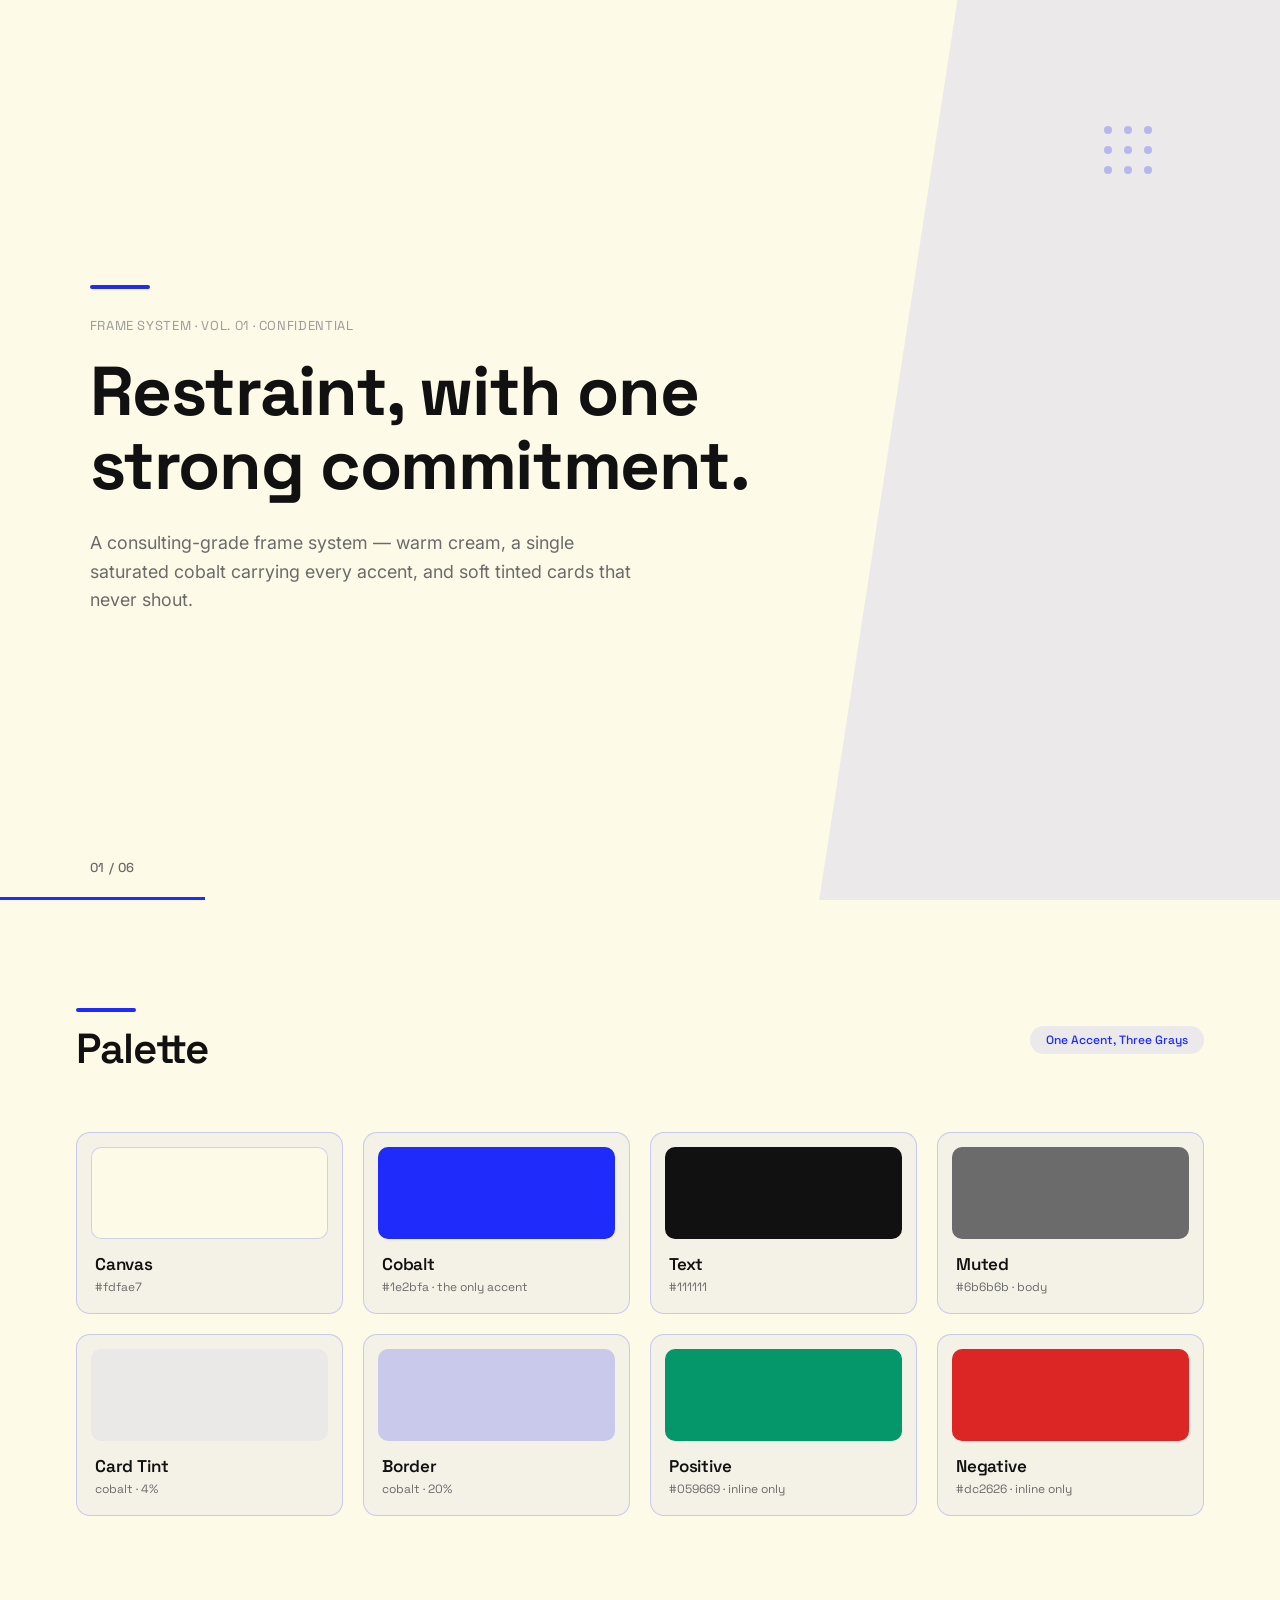
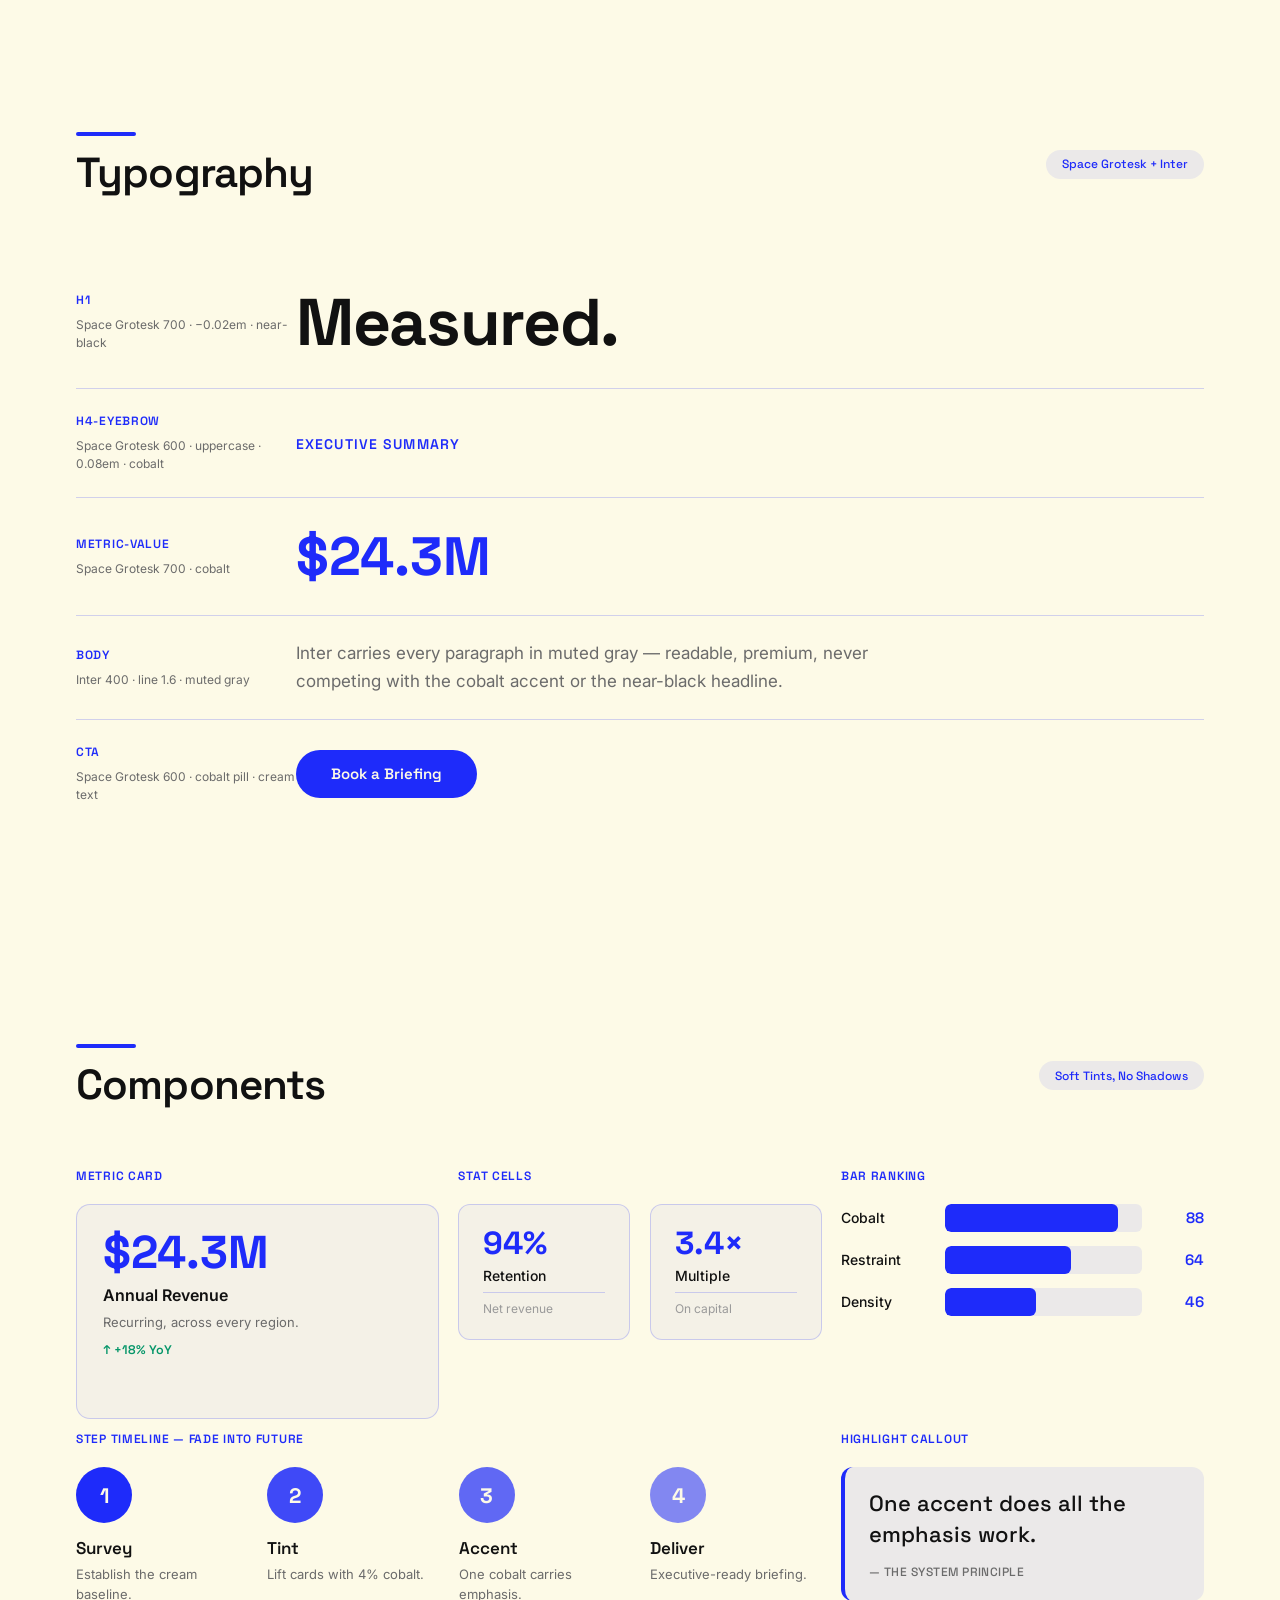
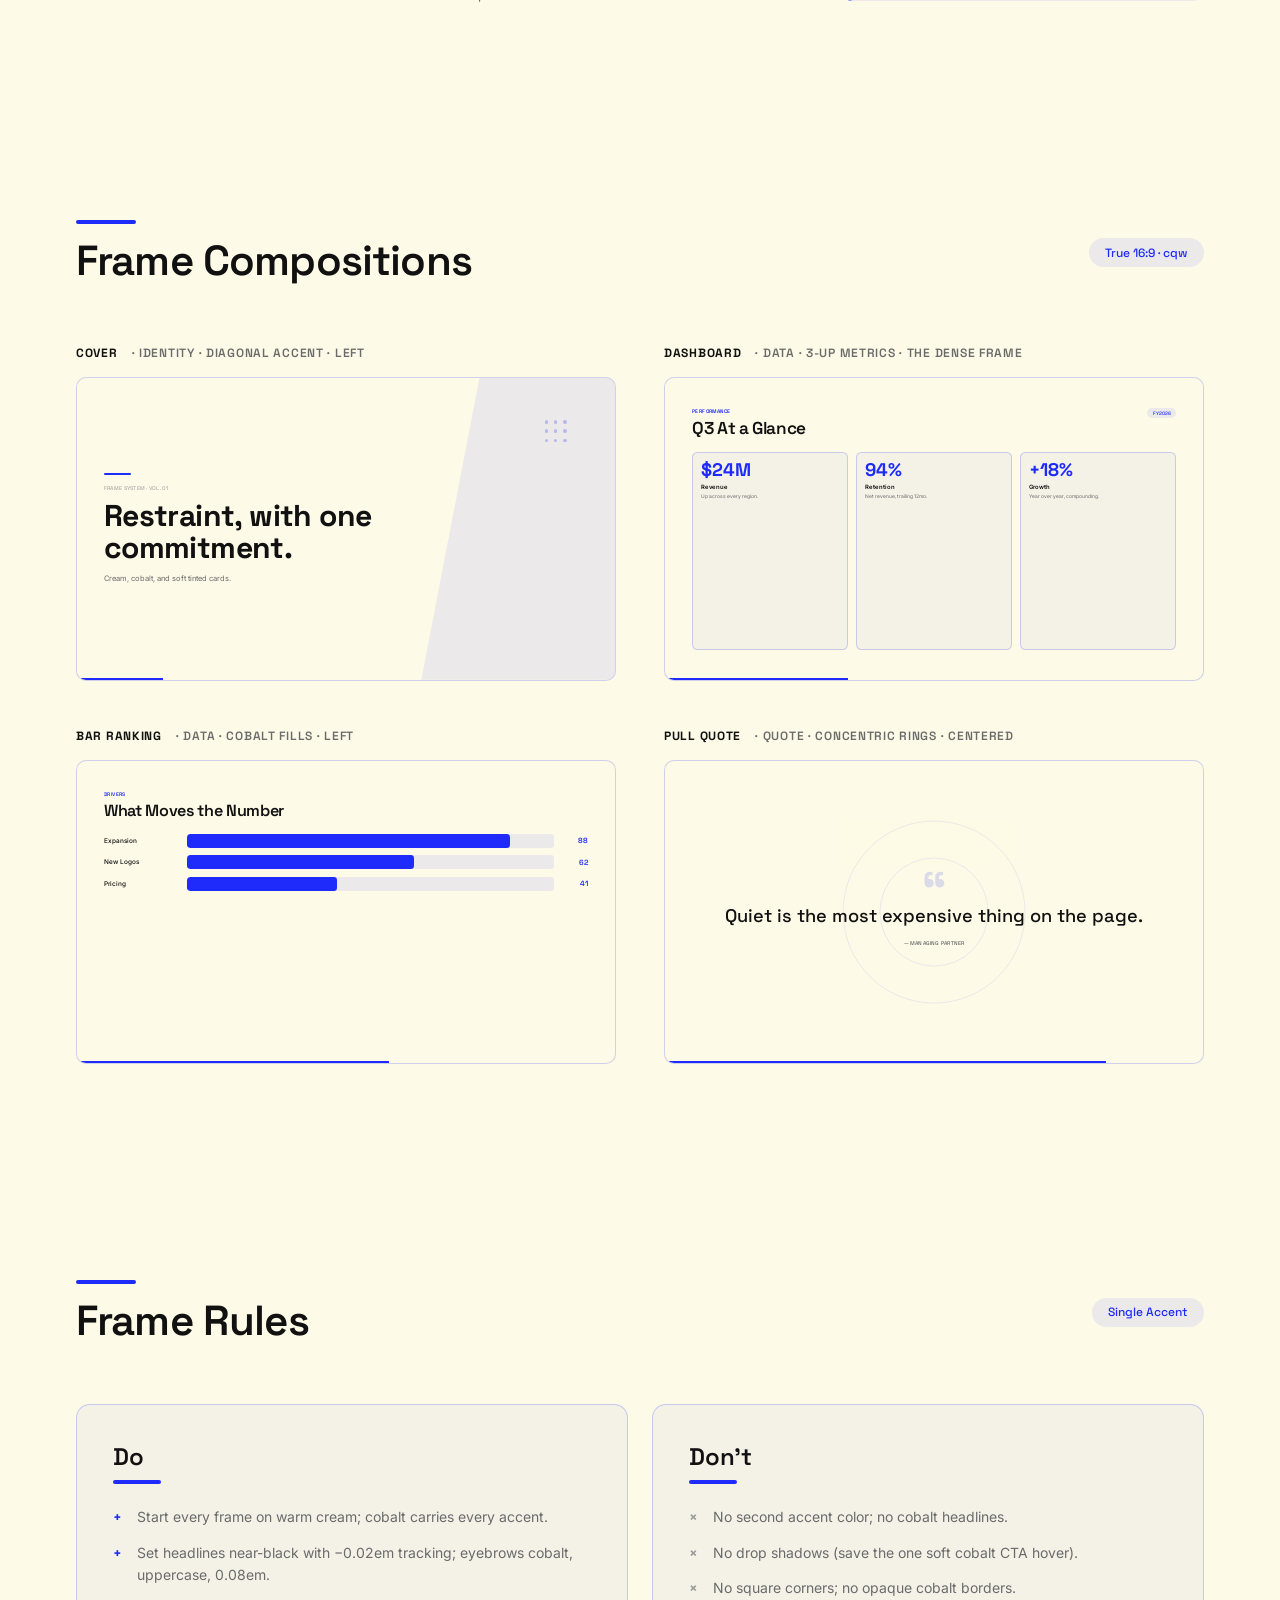
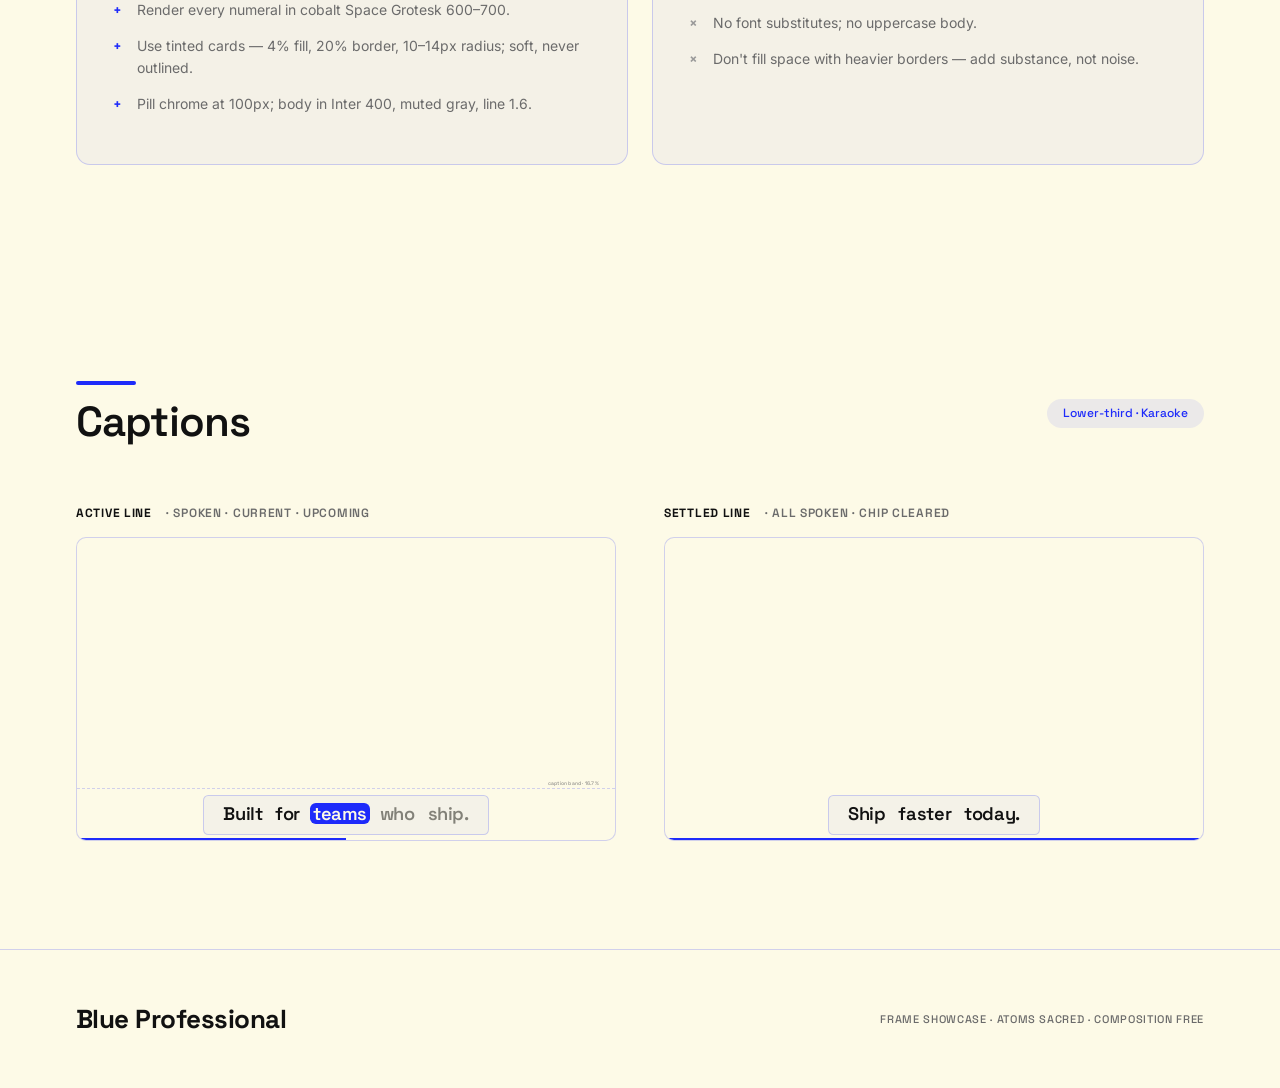
<file: .claude/skills/hyperframes/assets/frame-presets/blue-professional/frame-showcase.html>
<!doctype html>
<html lang="en">
  <head>
    <meta charset="utf-8" />
    <meta name="viewport" content="width=device-width,initial-scale=1" />
    <title>Blue Professional</title>
    <link rel="preconnect" href="https://fonts.googleapis.com" />
    <link rel="preconnect" href="https://fonts.gstatic.com" crossorigin />
    <link
      href="https://fonts.googleapis.com/css2?family=Space+Grotesk:wght@400;500;600;700&family=Inter:wght@400;500;600&display=swap"
      rel="stylesheet"
    />
    <style id="ds-tokens">
      :root {
        --bg: #fdfae7;
        --primary: #1e2bfa;
        --text: #111111;
        --muted: #6b6b6b;
        --light: #9a9a9a;
        --accent-light: rgba(30, 43, 250, 0.08);
        --accent-medium: rgba(30, 43, 250, 0.15);
        --border: rgba(30, 43, 250, 0.2);
        --card-bg: rgba(30, 43, 250, 0.04);
        --positive: #059669;
        --negative: #dc2626;
        --disp: "Space Grotesk", sans-serif;
        --body: "Inter", sans-serif;
      }
      * {
        margin: 0;
        padding: 0;
        box-sizing: border-box;
      }
      html {
        background: #0b0b16;
      }
      body {
        background: var(--bg);
        color: var(--muted);
        font-family: var(--body);
        -webkit-font-smoothing: antialiased;
      }
      .disp {
        font-family: var(--disp);
      }
      .eyebrow {
        font-family: var(--disp);
        font-weight: 600;
        text-transform: uppercase;
        letter-spacing: 0.08em;
        font-size: 14px;
        color: var(--primary);
      }

      section {
        padding: 108px 76px;
        position: relative;
      }
      .sec-head {
        display: flex;
        align-items: flex-start;
        gap: 20px;
        margin-bottom: 60px;
      }
      .sec-head .ey {
        display: flex;
        flex-direction: column;
        gap: 14px;
      }
      .sec-head .aline {
        width: 60px;
        height: 4px;
        background: var(--primary);
        border-radius: 2px;
      }
      .sec-head h2 {
        font-family: var(--disp);
        font-weight: 600;
        font-size: 42px;
        line-height: 1.1;
        letter-spacing: -0.02em;
        color: var(--text);
      }
      .sec-head .sp {
        flex: 1;
      }
      .sec-head .tagpill {
        background: var(--accent-light);
        color: var(--primary);
        padding: 0.4rem 1rem;
        border-radius: 100px;
        font-family: var(--disp);
        font-weight: 500;
        font-size: 12px;
        align-self: center;
      }

      /* COVER */
      .cover {
        min-height: 100vh;
        padding: 0 7vw;
        display: flex;
        flex-direction: column;
        justify-content: center;
        position: relative;
        overflow: hidden;
      }
      .cover .deco {
        position: absolute;
        top: 0;
        right: 0;
        bottom: 0;
        width: 36%;
        background: var(--accent-light);
        clip-path: polygon(30% 0, 100% 0, 100% 100%, 0% 100%);
      }
      .cover .dots {
        position: absolute;
        top: 14%;
        right: 10%;
        display: grid;
        grid-template-columns: repeat(3, 1fr);
        gap: 12px;
        opacity: 0.25;
        z-index: 2;
      }
      .cover .dots i {
        width: 8px;
        height: 8px;
        border-radius: 50%;
        background: var(--primary);
      }
      .cover .inner {
        position: relative;
        z-index: 3;
        max-width: 64%;
      }
      .cover .aline {
        width: 60px;
        height: 4px;
        background: var(--primary);
        border-radius: 2px;
        margin-bottom: 28px;
      }
      .cover .meta {
        font-family: var(--disp);
        font-weight: 400;
        font-size: 13px;
        letter-spacing: 0.05em;
        color: var(--light);
        margin-bottom: 20px;
      }
      .cover h1 {
        font-family: var(--disp);
        font-weight: 700;
        font-size: clamp(46px, 5.4vw, 76px);
        line-height: 1.08;
        letter-spacing: -0.02em;
        color: var(--text);
      }
      .cover .sub {
        font-family: var(--body);
        font-weight: 400;
        font-size: clamp(16px, 1.4vw, 20px);
        line-height: 1.6;
        color: var(--muted);
        margin-top: 26px;
        max-width: 560px;
      }
      .cover .pbar {
        position: absolute;
        bottom: 0;
        left: 0;
        height: 3px;
        width: 16%;
        background: var(--primary);
      }
      .cover .counter {
        position: absolute;
        bottom: 24px;
        left: 7vw;
        font-family: var(--disp);
        font-weight: 500;
        font-size: 13px;
        letter-spacing: 0.05em;
        color: var(--muted);
      }

      /* PALETTE */
      .swatches {
        display: grid;
        grid-template-columns: repeat(4, 1fr);
        gap: 20px;
      }
      .sw {
        background: var(--card-bg);
        border: 1.5px solid var(--border);
        border-radius: 14px;
        overflow: hidden;
      }
      .sw .chip {
        height: 92px;
        border-radius: 10px;
        margin: 14px 14px 0;
      }
      .sw .meta {
        padding: 14px 18px 18px;
      }
      .sw .name {
        font-family: var(--disp);
        font-weight: 600;
        font-size: 17px;
        color: var(--text);
        letter-spacing: -0.01em;
      }
      .sw .hex {
        font-family: var(--disp);
        font-size: 12px;
        color: var(--muted);
        margin-top: 4px;
      }

      /* TYPE */
      .type-row {
        display: grid;
        grid-template-columns: 220px 1fr;
        align-items: center;
        padding: 24px 0;
        border-bottom: 1px solid var(--border);
      }
      .type-row .tok {
        font-family: var(--disp);
        font-weight: 600;
        text-transform: uppercase;
        letter-spacing: 0.06em;
        font-size: 12px;
        color: var(--primary);
      }
      .type-row .m {
        font-size: 12px;
        color: var(--muted);
        margin-top: 8px;
        line-height: 1.5;
      }
      .type-row .spec {
        overflow: hidden;
      }

      /* COMPONENTS */
      .cnote {
        font-family: var(--disp);
        font-weight: 600;
        text-transform: uppercase;
        letter-spacing: 0.06em;
        font-size: 12px;
        color: var(--primary);
        margin-bottom: 20px;
      }
      .cgrid {
        display: grid;
        grid-template-columns: repeat(12, 1fr);
        gap: 1.2rem;
        margin-bottom: 48px;
      }
      .s3 {
        grid-column: span 3;
      }
      .s4 {
        grid-column: span 4;
      }
      .s6 {
        grid-column: span 6;
      }
      .s8 {
        grid-column: span 8;
      }
      .card {
        background: var(--card-bg);
        border: 1.5px solid var(--border);
        border-radius: 14px;
        padding: 1.5rem 1.6rem;
        height: 100%;
      }
      .card .mv {
        font-family: var(--disp);
        font-weight: 700;
        font-size: 46px;
        line-height: 1;
        color: var(--primary);
      }
      .card .ml {
        font-family: var(--body);
        font-weight: 600;
        font-size: 16px;
        color: var(--text);
        margin-top: 10px;
      }
      .card .md {
        font-size: 13px;
        line-height: 1.5;
        color: var(--muted);
        margin-top: 8px;
      }
      .card .chg {
        font-family: var(--disp);
        font-weight: 600;
        font-size: 12.5px;
        margin-top: 10px;
      }
      .card .chg.pos {
        color: var(--positive);
      }
      .card .chg.neg {
        color: var(--negative);
      }
      .statcell {
        background: var(--card-bg);
        border: 1px solid var(--border);
        border-radius: 12px;
        padding: 1.4rem 1.5rem;
      }
      .statcell .n {
        font-family: var(--disp);
        font-weight: 700;
        font-size: 32px;
        color: var(--primary);
        line-height: 1;
      }
      .statcell .nm {
        font-family: var(--body);
        font-weight: 500;
        font-size: 14px;
        color: var(--text);
        margin-top: 8px;
      }
      .statcell .ctx {
        font-size: 12px;
        color: var(--light);
        margin-top: 8px;
        padding-top: 8px;
        border-top: 1px solid var(--border);
      }
      .bars .row {
        display: flex;
        align-items: center;
        gap: 14px;
        margin-bottom: 14px;
      }
      .bars .bl {
        font-family: var(--body);
        font-weight: 500;
        font-size: 14px;
        color: var(--text);
        width: 90px;
      }
      .bars .track {
        flex: 1;
        height: 28px;
        background: var(--accent-light);
        border-radius: 6px;
        overflow: hidden;
      }
      .bars .fill {
        height: 100%;
        display: block;
        background: var(--primary);
        border-radius: 6px;
      }
      .bars .pct {
        font-family: var(--disp);
        font-weight: 600;
        font-size: 15px;
        color: var(--primary);
        width: 48px;
        text-align: right;
      }
      .steps {
        display: flex;
        gap: 20px;
      }
      .step {
        flex: 1;
      }
      .step .circ {
        width: 56px;
        height: 56px;
        border-radius: 50%;
        background: var(--primary);
        color: var(--bg);
        display: grid;
        place-items: center;
        font-family: var(--disp);
        font-weight: 700;
        font-size: 21px;
      }
      .step .t {
        font-family: var(--disp);
        font-weight: 600;
        font-size: 17px;
        color: var(--text);
        margin-top: 14px;
      }
      .step .d {
        font-size: 13px;
        line-height: 1.5;
        color: var(--muted);
        margin-top: 6px;
      }
      .hilite {
        background: var(--accent-light);
        border-left: 4px solid var(--primary);
        border-radius: 12px;
        padding: 1.3rem 1.5rem;
      }
      .hilite .q {
        font-family: var(--disp);
        font-weight: 500;
        font-size: 22px;
        line-height: 1.4;
        color: var(--text);
      }
      .hilite .c {
        font-family: var(--disp);
        font-weight: 500;
        text-transform: uppercase;
        letter-spacing: 0.04em;
        font-size: 12px;
        color: var(--muted);
        margin-top: 14px;
      }
      .cta {
        display: inline-block;
        background: var(--primary);
        color: var(--bg);
        padding: 0.9rem 2.2rem;
        border-radius: 100px;
        font-family: var(--disp);
        font-weight: 600;
        font-size: 15px;
      }

      /* COMPOSITIONS */
      .gallery {
        display: grid;
        grid-template-columns: 1fr 1fr;
        gap: 48px;
      }
      .fw .flabel {
        display: flex;
        gap: 14px;
        align-items: baseline;
        margin-bottom: 16px;
        font-family: var(--disp);
        font-weight: 600;
        text-transform: uppercase;
        letter-spacing: 0.06em;
        font-size: 12px;
        color: var(--muted);
      }
      .fw .flabel b {
        color: var(--text);
      }
      .frame {
        aspect-ratio: 16/9;
        container-type: size;
        position: relative;
        overflow: hidden;
        background: var(--bg);
        border: 1px solid var(--border);
        border-radius: 10px;
      }
      .frame > .body {
        position: absolute;
        inset: 0;
        z-index: 3;
      }
      .frame .pbar {
        position: absolute;
        bottom: 0;
        left: 0;
        height: 0.3cqw;
        background: var(--primary);
        z-index: 5;
      }

      /* f1 cover */
      .gf1 .deco {
        position: absolute;
        top: 0;
        right: 0;
        bottom: 0;
        width: 36%;
        background: var(--accent-light);
        clip-path: polygon(30% 0, 100% 0, 100% 100%, 0% 100%);
        z-index: 1;
      }
      .gf1 .dots {
        position: absolute;
        top: 14%;
        right: 9%;
        display: grid;
        grid-template-columns: repeat(3, 1fr);
        gap: 1cqw;
        opacity: 0.25;
        z-index: 2;
      }
      .gf1 .dots i {
        width: 0.7cqw;
        height: 0.7cqw;
        border-radius: 50%;
        background: var(--primary);
      }
      .gf1 .body {
        display: flex;
        flex-direction: column;
        justify-content: center;
        padding: 0 5cqw;
      }
      .gf1 .aline {
        width: 5cqw;
        height: 0.3cqw;
        background: var(--primary);
        border-radius: 0.2cqw;
        margin-bottom: 2cqw;
      }
      .gf1 .ey {
        font-family: var(--disp);
        font-weight: 400;
        font-size: 1cqw;
        letter-spacing: 0.05em;
        color: var(--light);
        margin-bottom: 1.4cqw;
      }
      .gf1 h3 {
        font-family: var(--disp);
        font-weight: 700;
        font-size: 5.6cqw;
        line-height: 1.06;
        letter-spacing: -0.02em;
        color: var(--text);
        max-width: 58cqw;
      }
      .gf1 .sub {
        font-size: 1.4cqw;
        line-height: 1.5;
        color: var(--muted);
        margin-top: 1.8cqw;
        max-width: 48cqw;
      }

      /* f2 dashboard */
      .gf2 .body {
        padding: 5.5cqw 5cqw;
        display: flex;
        flex-direction: column;
      }
      .gf2 .hdr {
        display: flex;
        justify-content: space-between;
        align-items: flex-start;
        margin-bottom: 2.4cqw;
      }
      .gf2 .ey {
        font-family: var(--disp);
        font-weight: 600;
        text-transform: uppercase;
        letter-spacing: 0.08em;
        font-size: 0.95cqw;
        color: var(--primary);
      }
      .gf2 h3 {
        font-family: var(--disp);
        font-weight: 600;
        font-size: 3.2cqw;
        letter-spacing: -0.02em;
        color: var(--text);
        margin-top: 0.6cqw;
      }
      .gf2 .tp {
        background: var(--accent-light);
        color: var(--primary);
        padding: 0.4cqw 1cqw;
        border-radius: 100px;
        font-family: var(--disp);
        font-weight: 500;
        font-size: 0.9cqw;
      }
      .gf2 .grid {
        display: grid;
        grid-template-columns: repeat(3, 1fr);
        gap: 1.4cqw;
        flex: 1;
      }
      .gf2 .c {
        background: var(--card-bg);
        border: 0.1cqw solid var(--border);
        border-radius: 1cqw;
        padding: 1.6cqw;
      }
      .gf2 .c .n {
        font-family: var(--disp);
        font-weight: 700;
        font-size: 3.4cqw;
        color: var(--primary);
        line-height: 1;
      }
      .gf2 .c .nm {
        font-family: var(--body);
        font-weight: 600;
        font-size: 1.1cqw;
        color: var(--text);
        margin-top: 0.6cqw;
      }
      .gf2 .c .d {
        font-size: 0.92cqw;
        line-height: 1.45;
        color: var(--muted);
        margin-top: 0.5cqw;
      }

      /* f3 bars */
      .gf3 .body {
        padding: 5.5cqw 5cqw;
        display: flex;
        flex-direction: column;
      }
      .gf3 .ey {
        font-family: var(--disp);
        font-weight: 600;
        text-transform: uppercase;
        letter-spacing: 0.08em;
        font-size: 0.95cqw;
        color: var(--primary);
        margin-bottom: 0.6cqw;
      }
      .gf3 h3 {
        font-family: var(--disp);
        font-weight: 600;
        font-size: 3cqw;
        letter-spacing: -0.02em;
        color: var(--text);
        margin-bottom: 2.4cqw;
      }
      .gf3 .row {
        display: flex;
        align-items: center;
        gap: 1.4cqw;
        margin-bottom: 1.4cqw;
      }
      .gf3 .bl {
        font-family: var(--body);
        font-weight: 500;
        font-size: 1.2cqw;
        color: var(--text);
        width: 14cqw;
      }
      .gf3 .track {
        flex: 1;
        height: 2.6cqw;
        background: var(--accent-light);
        border-radius: 0.6cqw;
        overflow: hidden;
      }
      .gf3 .fill {
        height: 100%;
        display: block;
        background: var(--primary);
        border-radius: 0.6cqw;
      }
      .gf3 .pct {
        font-family: var(--disp);
        font-weight: 600;
        font-size: 1.4cqw;
        color: var(--primary);
        width: 5cqw;
        text-align: right;
      }

      /* f4 quote/closing */
      .gf4 {
        position: relative;
      }
      .gf4 .rings {
        position: absolute;
        left: 50%;
        top: 50%;
        transform: translate(-50%, -50%);
        width: 34cqw;
        height: 34cqw;
        border: 0.1cqw solid var(--border);
        border-radius: 50%;
        opacity: 0.4;
        z-index: 1;
      }
      .gf4 .rings::before {
        content: "";
        position: absolute;
        inset: 20%;
        border: 0.1cqw solid var(--border);
        border-radius: 50%;
      }
      .gf4 .body {
        display: flex;
        flex-direction: column;
        justify-content: center;
        align-items: center;
        text-align: center;
        padding: 0 9cqw;
      }
      .gf4 .qm {
        font-family: var(--disp);
        font-weight: 700;
        font-size: 9cqw;
        line-height: 0.5;
        color: var(--primary);
        opacity: 0.15;
        height: 4cqw;
      }
      .gf4 .q {
        font-family: var(--disp);
        font-weight: 500;
        font-size: 3.4cqw;
        line-height: 1.35;
        color: var(--text);
        margin-top: 1cqw;
      }
      .gf4 .c {
        font-family: var(--disp);
        font-weight: 500;
        text-transform: uppercase;
        letter-spacing: 0.04em;
        font-size: 1cqw;
        color: var(--muted);
        margin-top: 2cqw;
      }

      /* PRINCIPLES */
      .dos {
        display: grid;
        grid-template-columns: 1fr 1fr;
        gap: 24px;
      }
      .do-card {
        background: var(--card-bg);
        border: 1.5px solid var(--border);
        border-radius: 14px;
        padding: 36px;
      }
      .do-card h4 {
        font-family: var(--disp);
        font-weight: 600;
        font-size: 24px;
        color: var(--text);
        margin-bottom: 8px;
        letter-spacing: -0.01em;
      }
      .do-card .aline {
        width: 48px;
        height: 4px;
        background: var(--primary);
        border-radius: 2px;
        margin-bottom: 22px;
      }
      .do-card ul {
        list-style: none;
      }
      .do-card li {
        font-size: 14px;
        line-height: 1.6;
        padding-left: 24px;
        position: relative;
        margin-bottom: 13px;
        color: var(--muted);
      }
      .do-card li::before {
        position: absolute;
        left: 0;
        font-family: var(--disp);
        font-weight: 700;
        color: var(--primary);
      }
      .do-card.do li::before {
        content: "+";
      }
      .do-card.dont li::before {
        content: "\00d7";
        color: var(--light);
      }

      .foot {
        padding: 52px 76px;
        border-top: 1px solid var(--border);
        display: flex;
        justify-content: space-between;
        align-items: center;
      }
      .foot .l {
        font-family: var(--disp);
        font-weight: 700;
        font-size: 26px;
        color: var(--text);
        letter-spacing: -0.02em;
      }
      .foot .r {
        font-family: var(--disp);
        font-weight: 500;
        text-transform: uppercase;
        letter-spacing: 0.06em;
        font-size: 11px;
        color: var(--muted);
      }
      @media (max-width: 1100px) {
        .gallery {
          grid-template-columns: 1fr;
        }
        .swatches {
          grid-template-columns: 1fr 1fr;
        }
      }
    </style>
    <link
      rel="stylesheet"
      href="https://fonts.googleapis.com/css2?family=Space+Grotesk:wght@400;500;600;700&display=swap"
    />
    <link
      rel="stylesheet"
      href="https://fonts.googleapis.com/css2?family=Inter:wght@400;500;600;700&display=swap"
    />
    <style id="ft-override">
      :root {
        --primary: #fdfae7 !important;
        --secondary: #111111 !important;
        --tertiary: #6b6b6b !important;
        --accent: #1e2bfa !important;
        --f-disp: "Space Grotesk", sans-serif !important;
        --f-body: "Inter", sans-serif !important;
        --bg: #fdfae7 !important;
        --primary: #1e2bfa !important;
        --text: #111111 !important;
        --muted: #6b6b6b !important;
        --disp: "Space Grotesk", sans-serif !important;
        --body: "Inter", sans-serif !important;
        --light: #9a9a9a !important;
        --positive: #059669 !important;
        --negative: #dc2626 !important;
        --accent-light: rgba(30, 43, 250, 0.08) !important;
        --accent-medium: rgba(30, 43, 250, 0.15) !important;
        --border: rgba(30, 43, 250, 0.2) !important;
        --card-bg: rgba(30, 43, 250, 0.04) !important;
      }
    </style>
  </head>
  <body>
    <!-- COVER -->
    <section class="cover">
      <div class="deco"></div>
      <div class="dots"><i></i><i></i><i></i><i></i><i></i><i></i><i></i><i></i><i></i></div>
      <div class="inner">
        <div class="aline"></div>
        <div class="meta">FRAME SYSTEM · VOL. 01 · CONFIDENTIAL</div>
        <h1>Restraint, with one strong commitment.</h1>
        <div class="sub">
          A consulting-grade frame system — warm cream, a single saturated cobalt carrying every
          accent, and soft tinted cards that never shout.
        </div>
      </div>
      <div class="counter">01 / 06</div>
      <div class="pbar"></div>
    </section>

    <!-- PALETTE -->
    <section>
      <div class="sec-head">
        <div class="ey">
          <div class="aline"></div>
          <h2>Palette</h2>
        </div>
        <span class="sp"></span><span class="tagpill">One Accent, Three Grays</span>
      </div>
      <div class="swatches">
        <div class="sw">
          <div
            class="chip"
            style="background: var(--bg); box-shadow: inset 0 0 0 1px var(--border)"
          ></div>
          <div class="meta">
            <div class="name">Canvas</div>
            <div class="hex">#fdfae7</div>
          </div>
        </div>
        <div class="sw">
          <div class="chip" style="background: var(--primary)"></div>
          <div class="meta">
            <div class="name">Cobalt</div>
            <div class="hex">#1e2bfa · the only accent</div>
          </div>
        </div>
        <div class="sw">
          <div class="chip" style="background: var(--text)"></div>
          <div class="meta">
            <div class="name">Text</div>
            <div class="hex">#111111</div>
          </div>
        </div>
        <div class="sw">
          <div class="chip" style="background: var(--muted)"></div>
          <div class="meta">
            <div class="name">Muted</div>
            <div class="hex">#6b6b6b · body</div>
          </div>
        </div>
        <div class="sw">
          <div class="chip" style="background: var(--card-bg)"></div>
          <div class="meta">
            <div class="name">Card Tint</div>
            <div class="hex">cobalt · 4%</div>
          </div>
        </div>
        <div class="sw">
          <div class="chip" style="background: var(--border)"></div>
          <div class="meta">
            <div class="name">Border</div>
            <div class="hex">cobalt · 20%</div>
          </div>
        </div>
        <div class="sw">
          <div class="chip" style="background: var(--positive)"></div>
          <div class="meta">
            <div class="name">Positive</div>
            <div class="hex">#059669 · inline only</div>
          </div>
        </div>
        <div class="sw">
          <div class="chip" style="background: var(--negative)"></div>
          <div class="meta">
            <div class="name">Negative</div>
            <div class="hex">#dc2626 · inline only</div>
          </div>
        </div>
      </div>
    </section>

    <!-- TYPOGRAPHY -->
    <section>
      <div class="sec-head">
        <div class="ey">
          <div class="aline"></div>
          <h2>Typography</h2>
        </div>
        <span class="sp"></span><span class="tagpill">Space Grotesk + Inter</span>
      </div>
      <div class="type-row">
        <div>
          <div class="tok">h1</div>
          <div class="m">Space Grotesk 700 · −0.02em · near-black</div>
        </div>
        <div class="spec">
          <span
            class="disp"
            style="font-weight: 700; font-size: 66px; letter-spacing: -0.02em; color: var(--text)"
            >Measured.</span
          >
        </div>
      </div>
      <div class="type-row">
        <div>
          <div class="tok">h4-eyebrow</div>
          <div class="m">Space Grotesk 600 · uppercase · 0.08em · cobalt</div>
        </div>
        <div class="spec"><span class="eyebrow">Executive Summary</span></div>
      </div>
      <div class="type-row">
        <div>
          <div class="tok">metric-value</div>
          <div class="m">Space Grotesk 700 · cobalt</div>
        </div>
        <div class="spec">
          <span class="disp" style="font-weight: 700; font-size: 54px; color: var(--primary)"
            >$24.3M</span
          >
        </div>
      </div>
      <div class="type-row">
        <div>
          <div class="tok">body</div>
          <div class="m">Inter 400 · line 1.6 · muted gray</div>
        </div>
        <div class="spec">
          <p style="font-size: 17px; line-height: 1.6; max-width: 660px">
            Inter carries every paragraph in muted gray — readable, premium, never competing with
            the cobalt accent or the near-black headline.
          </p>
        </div>
      </div>
      <div class="type-row" style="border-bottom: 0">
        <div>
          <div class="tok">cta</div>
          <div class="m">Space Grotesk 600 · cobalt pill · cream text</div>
        </div>
        <div class="spec"><span class="cta">Book a Briefing</span></div>
      </div>
    </section>

    <!-- COMPONENTS -->
    <section>
      <div class="sec-head">
        <div class="ey">
          <div class="aline"></div>
          <h2>Components</h2>
        </div>
        <span class="sp"></span><span class="tagpill">Soft Tints, No Shadows</span>
      </div>

      <div class="cgrid">
        <div class="s4">
          <div class="cnote">Metric card</div>
          <div class="card">
            <div class="mv">$24.3M</div>
            <div class="ml">Annual Revenue</div>
            <div class="md">Recurring, across every region.</div>
            <div class="chg pos">↑ +18% YoY</div>
          </div>
        </div>
        <div class="s4">
          <div class="cnote">Stat cells</div>
          <div style="display: grid; grid-template-columns: 1fr 1fr; gap: 1.2rem">
            <div class="statcell">
              <div class="n">94%</div>
              <div class="nm">Retention</div>
              <div class="ctx">Net revenue</div>
            </div>
            <div class="statcell">
              <div class="n">3.4×</div>
              <div class="nm">Multiple</div>
              <div class="ctx">On capital</div>
            </div>
          </div>
        </div>
        <div class="s4">
          <div class="cnote">Bar ranking</div>
          <div class="bars">
            <div class="row">
              <span class="bl">Cobalt</span
              ><span class="track"><span class="fill" style="width: 88%"></span></span
              ><span class="pct">88</span>
            </div>
            <div class="row">
              <span class="bl">Restraint</span
              ><span class="track"><span class="fill" style="width: 64%"></span></span
              ><span class="pct">64</span>
            </div>
            <div class="row">
              <span class="bl">Density</span
              ><span class="track"><span class="fill" style="width: 46%"></span></span
              ><span class="pct">46</span>
            </div>
          </div>
        </div>
      </div>

      <div class="cgrid" style="margin-bottom: 0">
        <div class="s8">
          <div class="cnote">Step timeline — fade into future</div>
          <div class="steps">
            <div class="step">
              <div class="circ" style="opacity: 1">1</div>
              <div class="t">Survey</div>
              <div class="d">Establish the cream baseline.</div>
            </div>
            <div class="step">
              <div class="circ" style="opacity: 0.85">2</div>
              <div class="t">Tint</div>
              <div class="d">Lift cards with 4% cobalt.</div>
            </div>
            <div class="step">
              <div class="circ" style="opacity: 0.7">3</div>
              <div class="t">Accent</div>
              <div class="d">One cobalt carries emphasis.</div>
            </div>
            <div class="step">
              <div class="circ" style="opacity: 0.55">4</div>
              <div class="t">Deliver</div>
              <div class="d">Executive-ready briefing.</div>
            </div>
          </div>
        </div>
        <div class="s4">
          <div class="cnote">Highlight callout</div>
          <div class="hilite">
            <div class="q">One accent does all the emphasis work.</div>
            <div class="c">— The System Principle</div>
          </div>
        </div>
      </div>
    </section>

    <!-- COMPOSITIONS -->
    <section>
      <div class="sec-head">
        <div class="ey">
          <div class="aline"></div>
          <h2>Frame Compositions</h2>
        </div>
        <span class="sp"></span><span class="tagpill">True 16:9 · cqw</span>
      </div>
      <div class="gallery">
        <div class="fw">
          <div class="flabel"><b>Cover</b><span>· identity · diagonal accent · left</span></div>
          <div class="frame gf1">
            <div class="deco"></div>
            <div class="dots"><i></i><i></i><i></i><i></i><i></i><i></i><i></i><i></i><i></i></div>
            <div class="body">
              <div class="aline"></div>
              <div class="ey">FRAME SYSTEM · VOL. 01</div>
              <h3>Restraint, with one commitment.</h3>
              <div class="sub">Cream, cobalt, and soft tinted cards.</div>
            </div>
            <div class="pbar" style="width: 16%"></div>
          </div>
        </div>

        <div class="fw">
          <div class="flabel">
            <b>Dashboard</b><span>· data · 3-up metrics · the dense frame</span>
          </div>
          <div class="frame gf2">
            <div class="body">
              <div class="hdr">
                <div>
                  <div class="ey">Performance</div>
                  <h3>Q3 At a Glance</h3>
                </div>
                <span class="tp">FY2026</span>
              </div>
              <div class="grid">
                <div class="c">
                  <div class="n">$24M</div>
                  <div class="nm">Revenue</div>
                  <div class="d">Up across every region.</div>
                </div>
                <div class="c">
                  <div class="n">94%</div>
                  <div class="nm">Retention</div>
                  <div class="d">Net revenue, trailing 12mo.</div>
                </div>
                <div class="c">
                  <div class="n">+18%</div>
                  <div class="nm">Growth</div>
                  <div class="d">Year over year, compounding.</div>
                </div>
              </div>
            </div>
            <div class="pbar" style="width: 34%"></div>
          </div>
        </div>

        <div class="fw">
          <div class="flabel"><b>Bar Ranking</b><span>· data · cobalt fills · left</span></div>
          <div class="frame gf3">
            <div class="body">
              <div class="ey">Drivers</div>
              <h3>What Moves the Number</h3>
              <div class="row">
                <span class="bl">Expansion</span
                ><span class="track"><span class="fill" style="width: 88%"></span></span
                ><span class="pct">88</span>
              </div>
              <div class="row">
                <span class="bl">New Logos</span
                ><span class="track"><span class="fill" style="width: 62%"></span></span
                ><span class="pct">62</span>
              </div>
              <div class="row">
                <span class="bl">Pricing</span
                ><span class="track"><span class="fill" style="width: 41%"></span></span
                ><span class="pct">41</span>
              </div>
            </div>
            <div class="pbar" style="width: 58%"></div>
          </div>
        </div>

        <div class="fw">
          <div class="flabel">
            <b>Pull Quote</b><span>· quote · concentric rings · centered</span>
          </div>
          <div class="frame gf4">
            <div class="rings"></div>
            <div class="body">
              <div class="qm">&ldquo;</div>
              <div class="q">Quiet is the most expensive thing on the page.</div>
              <div class="c">— Managing Partner</div>
            </div>
            <div class="pbar" style="width: 82%"></div>
          </div>
        </div>
      </div>
    </section>

    <!-- PRINCIPLES -->
    <section>
      <div class="sec-head">
        <div class="ey">
          <div class="aline"></div>
          <h2>Frame Rules</h2>
        </div>
        <span class="sp"></span><span class="tagpill">Single Accent</span>
      </div>
      <div class="dos">
        <div class="do-card do">
          <h4>Do</h4>
          <div class="aline"></div>
          <ul>
            <li>Start every frame on warm cream; cobalt carries every accent.</li>
            <li>
              Set headlines near-black with −0.02em tracking; eyebrows cobalt, uppercase, 0.08em.
            </li>
            <li>Render every numeral in cobalt Space Grotesk 600–700.</li>
            <li>Use tinted cards — 4% fill, 20% border, 10–14px radius; soft, never outlined.</li>
            <li>Pill chrome at 100px; body in Inter 400, muted gray, line 1.6.</li>
          </ul>
        </div>
        <div class="do-card dont">
          <h4>Don't</h4>
          <div class="aline"></div>
          <ul>
            <li>No second accent color; no cobalt headlines.</li>
            <li>No drop shadows (save the one soft cobalt CTA hover).</li>
            <li>No square corners; no opaque cobalt borders.</li>
            <li>No font substitutes; no uppercase body.</li>
            <li>Don't fill space with heavier borders — add substance, not noise.</li>
          </ul>
        </div>
      </div>
    </section>

    <!-- CAPTIONS — preview of caption-skin.html (the preset's lower-third karaoke look) -->
    <style>
      /* mirrors caption-skin.html; the skin's --cap-* vocab mapped to this preset's tokens */
      .capdemo {
        --cap-ink: var(--text);
        --cap-canvas: var(--bg);
        --cap-accent: var(--primary);
        --cap-accent-2: var(--negative);
      }
      .capdemo .stage {
        position: absolute;
        left: 0;
        right: 0;
        bottom: 0;
        height: 16.67cqh;
        display: flex;
        align-items: center;
        justify-content: center;
        z-index: 4;
      }
      .capdemo .pill {
        max-width: 80cqw;
        padding: 1.4cqw 3cqw 1.7cqw;
        background: color-mix(in srgb, var(--cap-accent) 4%, var(--cap-canvas));
        border: 0.16cqw solid color-mix(in srgb, var(--cap-accent) 20%, transparent);
        border-radius: 1cqw;
      }
      .capdemo .line {
        display: flex;
        flex-wrap: wrap;
        justify-content: center;
        gap: 0.1em 0.34em;
        font-family: var(--disp);
        font-weight: 600;
        font-size: 3.4cqw;
        line-height: 1.16;
        letter-spacing: -0.02em;
      }
      .capdemo .w {
        display: inline-block;
        padding: 0 0.18em;
        border-radius: 0.32em;
        color: color-mix(in srgb, var(--cap-ink) 52%, var(--cap-canvas));
      }
      .capdemo .w.spoken {
        color: var(--cap-ink);
      }
      .capdemo .w.active {
        color: var(--cap-canvas);
        background: var(--cap-accent);
      }
      .capdemo .bandline {
        position: absolute;
        left: 0;
        right: 0;
        bottom: 16.67cqh;
        border-top: 1px dashed var(--border);
        z-index: 3;
      }
      .capdemo .bandtag {
        position: absolute;
        right: 3cqw;
        bottom: calc(16.67cqh + 0.7cqw);
        font-family: var(--disp);
        font-weight: 500;
        font-size: 0.95cqw;
        letter-spacing: 0.04em;
        color: var(--muted);
        opacity: 0.7;
        z-index: 4;
      }
    </style>
    <section>
      <div class="sec-head">
        <div class="ey">
          <div class="aline"></div>
          <h2>Captions</h2>
        </div>
        <span class="sp"></span><span class="tagpill">Lower-third · Karaoke</span>
      </div>
      <div class="gallery">
        <div class="fw">
          <div class="flabel"><b>Active line</b><span>· spoken · current · upcoming</span></div>
          <div class="frame capdemo">
            <div class="deco"></div>
            <div class="bandline"></div>
            <div class="bandtag">caption band · 16.7%</div>
            <div class="stage">
              <div class="pill">
                <div class="line">
                  <span class="w spoken">Built</span>
                  <span class="w spoken">for</span>
                  <span class="w active">teams</span>
                  <span class="w">who</span>
                  <span class="w">ship.</span>
                </div>
              </div>
            </div>
            <div class="pbar" style="width: 50%"></div>
          </div>
        </div>

        <div class="fw">
          <div class="flabel"><b>Settled line</b><span>· all spoken · chip cleared</span></div>
          <div class="frame capdemo">
            <div class="stage">
              <div class="pill">
                <div class="line">
                  <span class="w spoken">Ship</span>
                  <span class="w spoken">faster</span>
                  <span class="w spoken">today.</span>
                </div>
              </div>
            </div>
            <div class="pbar" style="width: 100%"></div>
          </div>
        </div>
      </div>
    </section>

    <div class="foot">
      <span class="l">Blue Professional</span>
      <span class="r">Frame Showcase · Atoms Sacred · Composition Free</span>
    </div>

    <template id="__bundler_thumbnail">
      <svg viewBox="0 0 100 100" xmlns="http://www.w3.org/2000/svg">
        <rect width="100" height="100" fill="#fdfae7" />
        <rect x="58" y="0" width="42" height="100" fill="#1e2bfa" opacity="0.08" />
        <rect x="14" y="40" width="6" height="20" fill="#1e2bfa" />
        <rect x="26" y="44" width="44" height="6" rx="3" fill="#111111" />
        <rect x="26" y="56" width="30" height="4" rx="2" fill="#1e2bfa" />
      </svg>
    </template>
  </body>
</html>
</file>
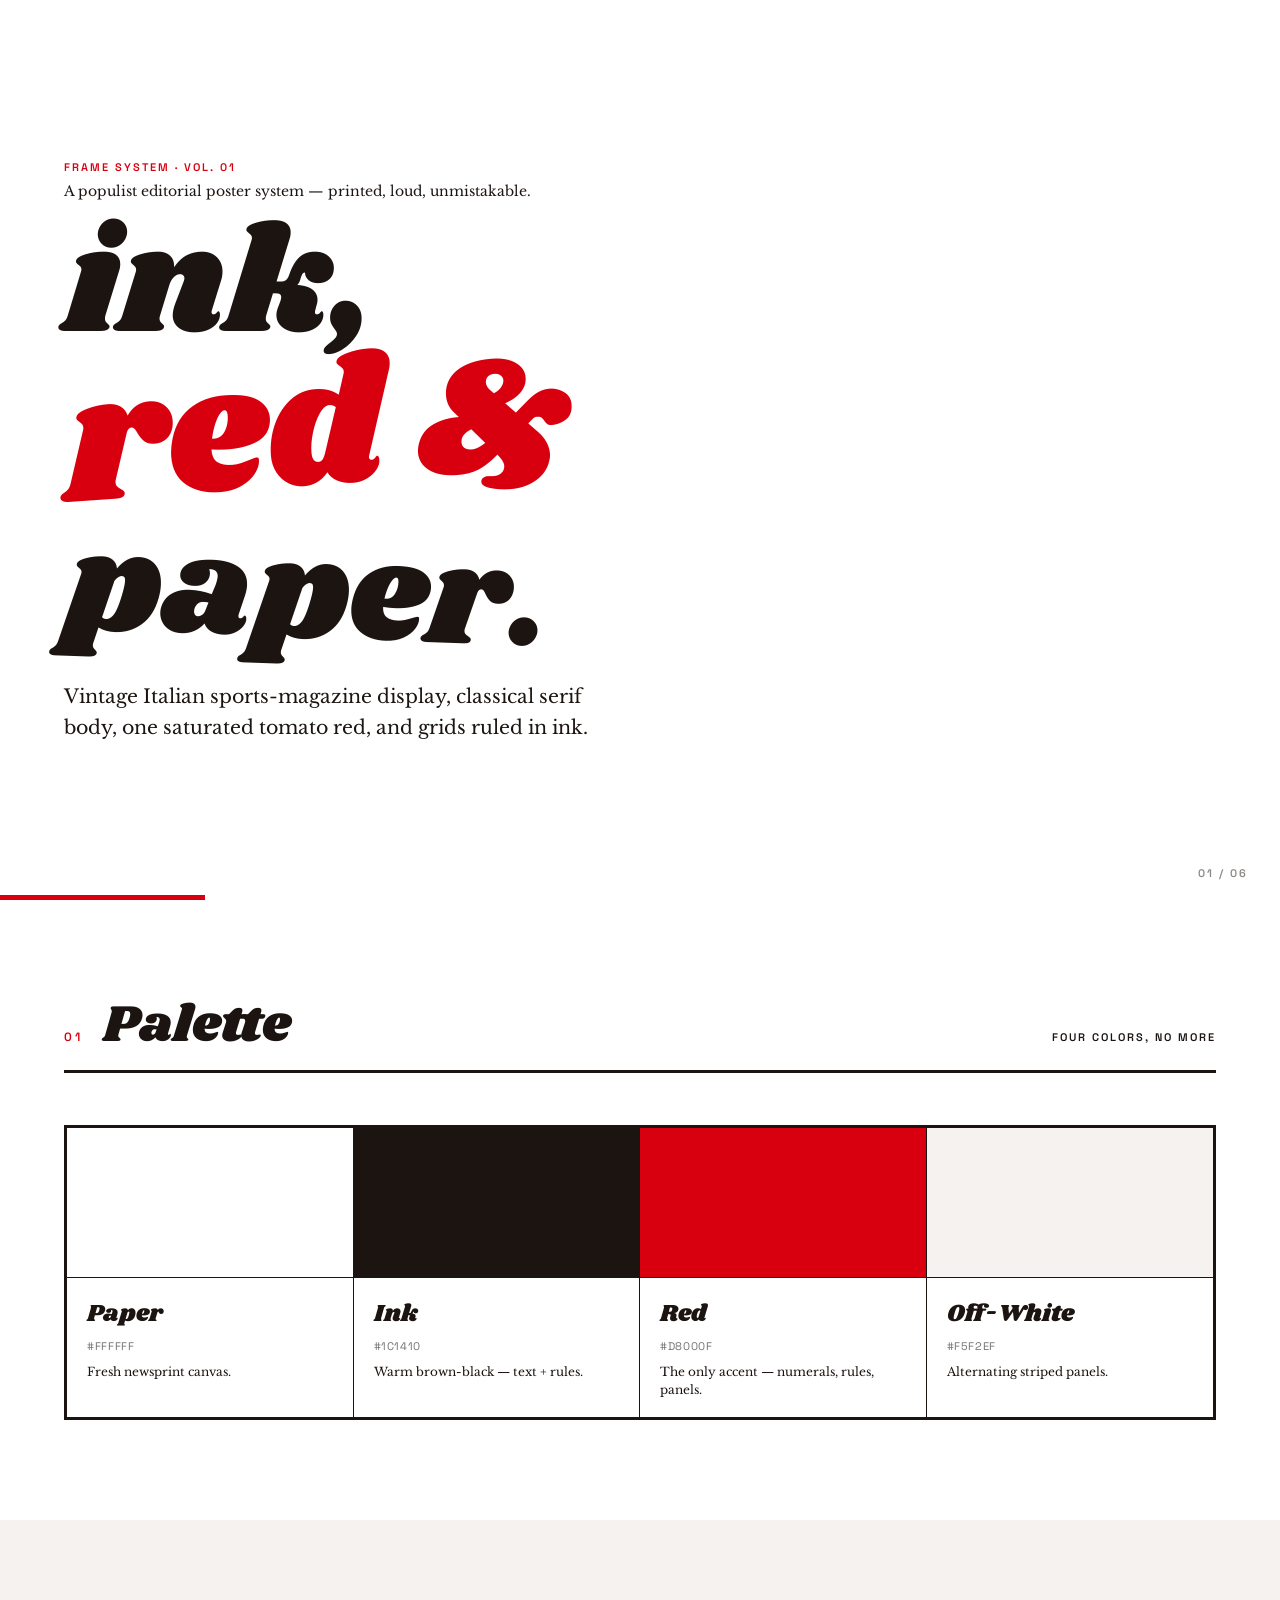
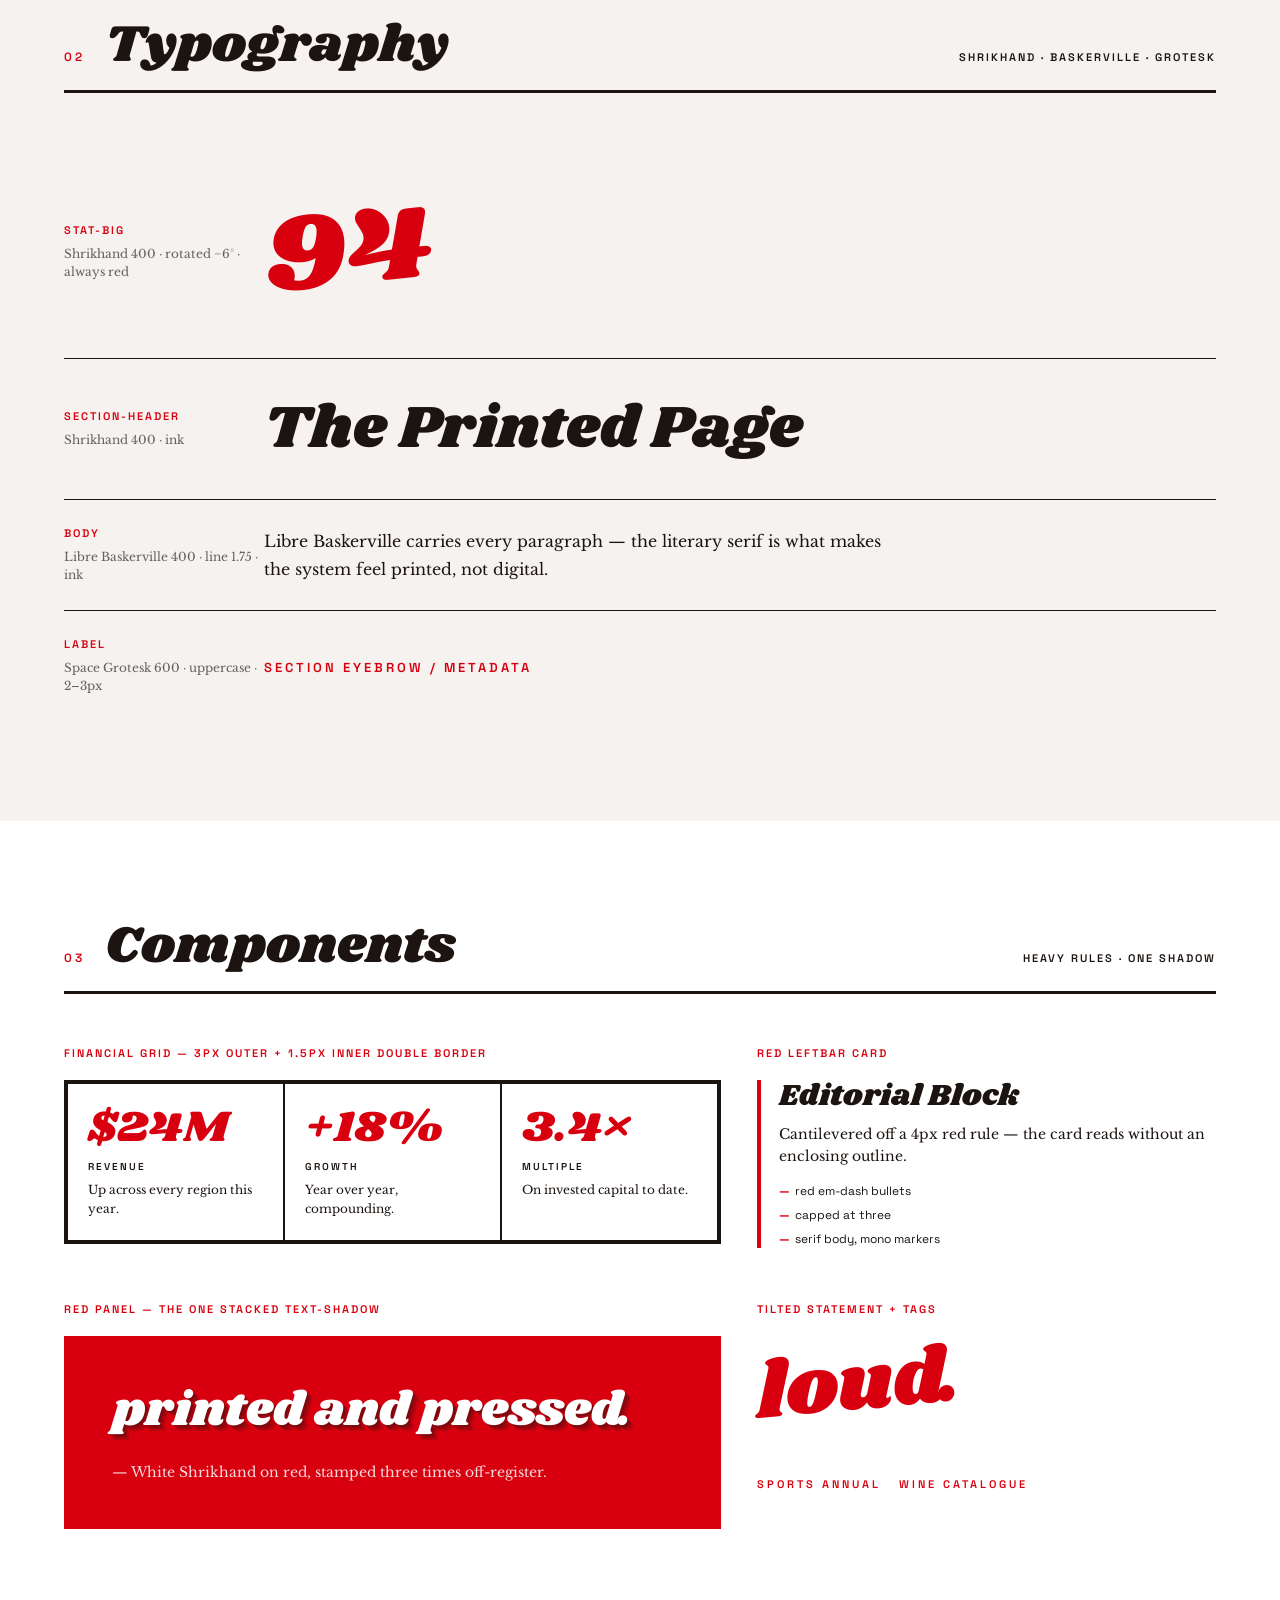
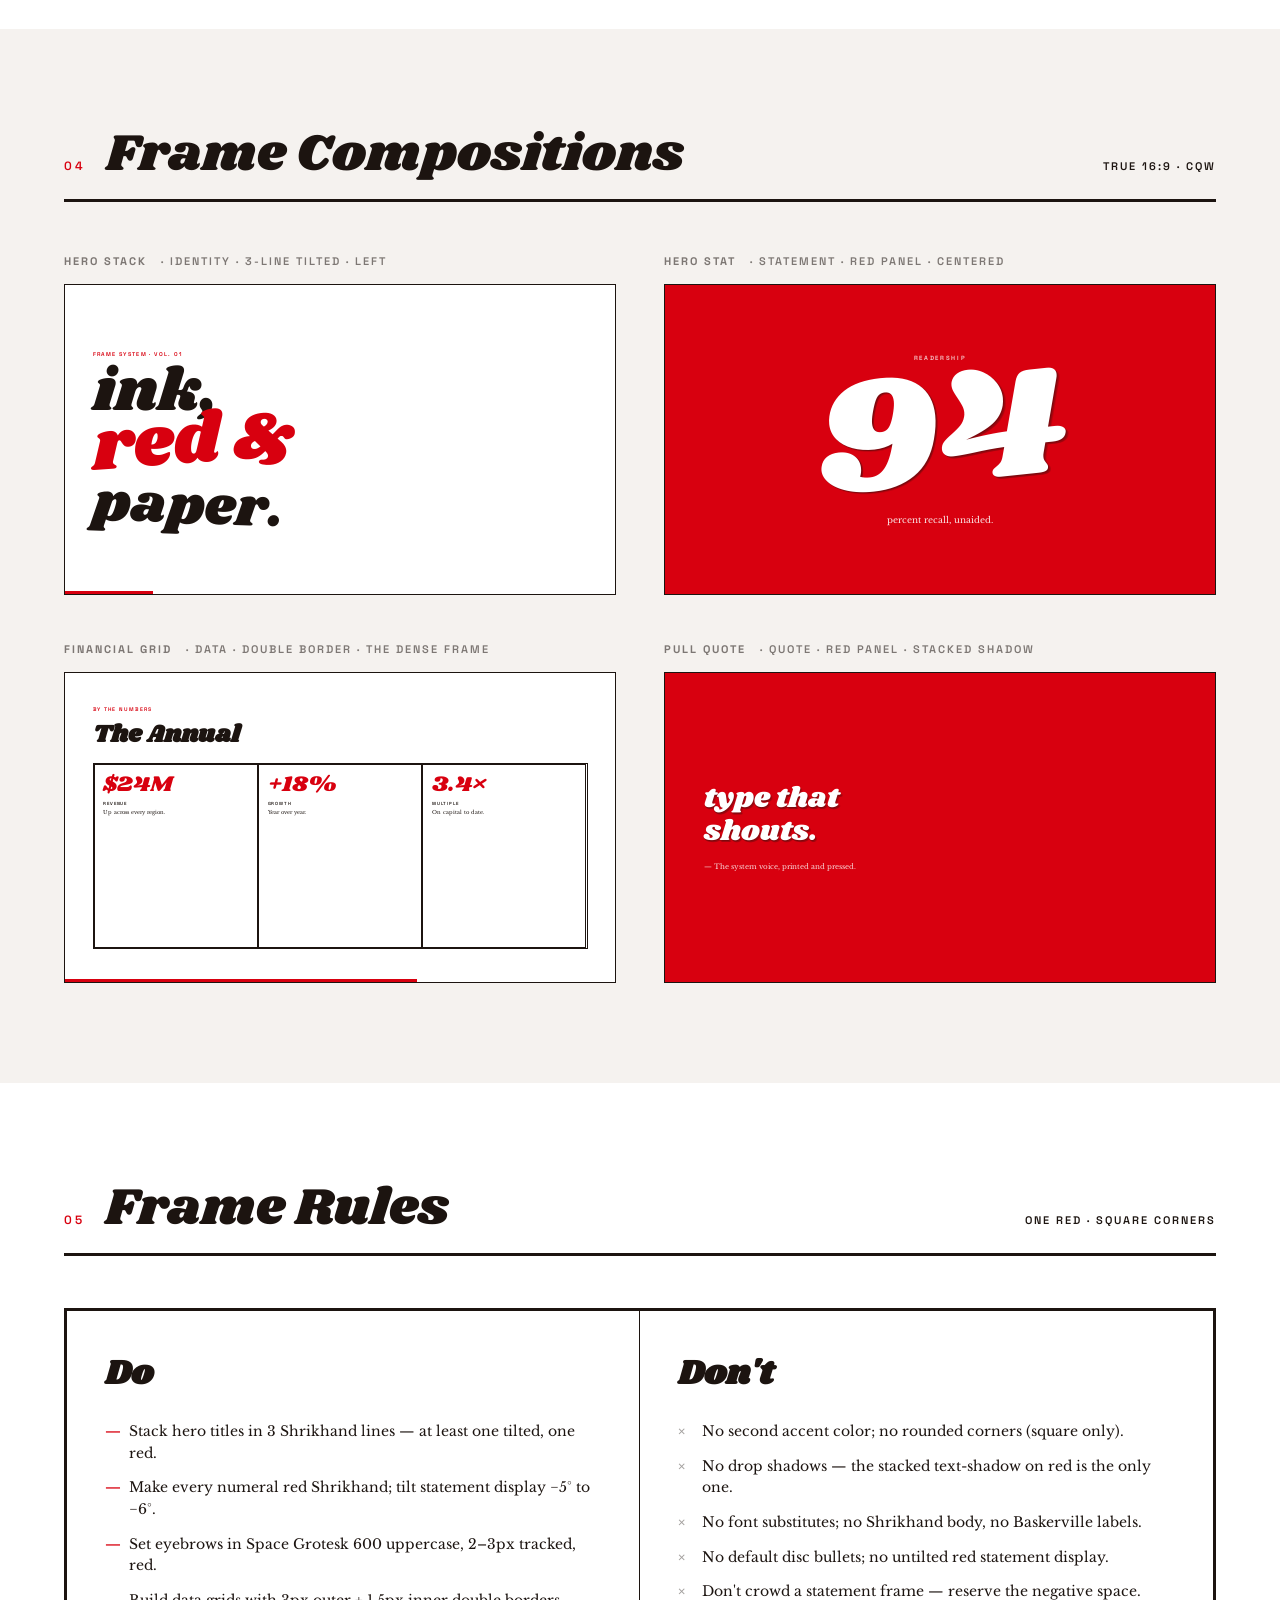
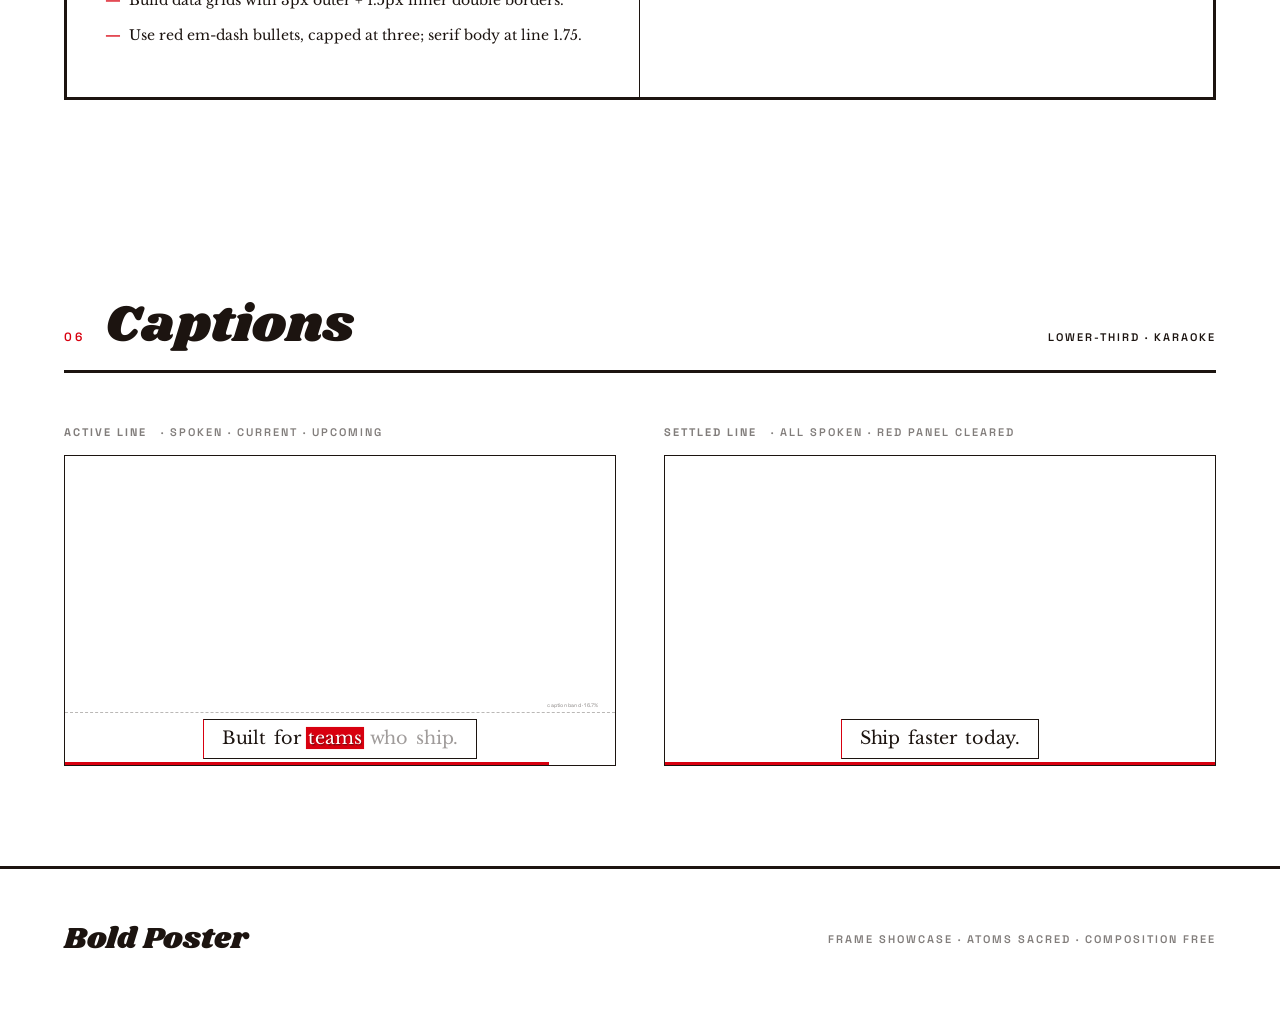
<file: .claude/skills/hyperframes/assets/frame-presets/bold-poster/frame-showcase.html>
<!doctype html>
<html lang="en">
  <head>
    <meta charset="utf-8" />
    <meta name="viewport" content="width=device-width,initial-scale=1" />
    <title>Bold Poster</title>
    <link rel="preconnect" href="https://fonts.googleapis.com" />
    <link rel="preconnect" href="https://fonts.gstatic.com" crossorigin />
    <link
      href="https://fonts.googleapis.com/css2?family=Shrikhand&family=Libre+Baskerville:ital,wght@0,400;0,700;1,400&family=Space+Grotesk:wght@400;600&display=swap"
      rel="stylesheet"
    />
    <style id="ds-tokens">
      :root {
        --bg: #ffffff;
        --dark: #1c1410;
        --red: #d8000f;
        --light: #f5f2ef;
        --disp: "Shrikhand", cursive;
        --body: "Libre Baskerville", serif;
        --mono: "Space Grotesk", sans-serif;
        --stack-shadow:
          2px 2px 0 rgba(28, 20, 16, 0.25), 4px 4px 0 rgba(28, 20, 16, 0.2),
          6px 6px 0 rgba(28, 20, 16, 0.15);
      }
      * {
        margin: 0;
        padding: 0;
        box-sizing: border-box;
      }
      html {
        background: #0c0a08;
      }
      body {
        background: var(--bg);
        color: var(--dark);
        font-family: var(--body);
        -webkit-font-smoothing: antialiased;
      }
      .disp {
        font-family: var(--disp);
        font-weight: 400;
        color: var(--dark);
      }
      .label {
        font-family: var(--mono);
        font-weight: 600;
        text-transform: uppercase;
        letter-spacing: 2px;
        font-size: 11px;
        color: var(--red);
      }

      section {
        padding: 100px 64px;
        position: relative;
      }
      .sec-head {
        display: flex;
        align-items: baseline;
        gap: 20px;
        margin-bottom: 52px;
        border-bottom: 3px solid var(--dark);
        padding-bottom: 18px;
      }
      .sec-head .k {
        font-family: var(--mono);
        font-weight: 600;
        text-transform: uppercase;
        letter-spacing: 3px;
        font-size: 12px;
        color: var(--red);
      }
      .sec-head h2 {
        font-family: var(--disp);
        font-weight: 400;
        font-size: 52px;
        line-height: 1;
        color: var(--dark);
      }
      .sec-head .sp {
        flex: 1;
      }
      .sec-head .n {
        font-family: var(--mono);
        font-weight: 600;
        text-transform: uppercase;
        letter-spacing: 2px;
        font-size: 11px;
        color: var(--dark);
      }

      /* COVER */
      .cover {
        min-height: 100vh;
        padding: 7vh 64px;
        display: flex;
        flex-direction: column;
        justify-content: center;
        position: relative;
      }
      .cover .meta {
        font-family: var(--body);
        font-size: 14px;
        color: var(--dark);
        margin-bottom: 24px;
      }
      .cover .meta .label {
        display: inline-block;
        margin-bottom: 8px;
      }
      .cover .stack h1 {
        font-family: var(--disp);
        font-weight: 400;
        line-height: 0.84;
      }
      .cover .l1 {
        font-size: clamp(60px, 12vw, 150px);
        color: var(--dark);
      }
      .cover .l2 {
        font-size: clamp(72px, 14vw, 180px);
        color: var(--red);
        transform: rotate(-4deg);
        transform-origin: left;
        display: inline-block;
        margin: 4px 0;
      }
      .cover .l3 {
        font-size: clamp(56px, 11vw, 140px);
        color: var(--dark);
        transform: rotate(2deg);
        transform-origin: left;
        display: inline-block;
      }
      .cover .tagline {
        font-family: var(--body);
        font-size: clamp(15px, 1.5vw, 19px);
        line-height: 1.6;
        color: var(--dark);
        max-width: 560px;
        margin-top: 36px;
      }
      .cover .pbar {
        position: absolute;
        bottom: 0;
        left: 0;
        height: 5px;
        width: 16%;
        background: var(--red);
      }
      .cover .counter {
        position: absolute;
        bottom: 20px;
        right: 32px;
        font-family: var(--mono);
        font-weight: 600;
        text-transform: uppercase;
        letter-spacing: 2px;
        font-size: 11px;
        color: var(--dark);
        opacity: 0.5;
      }

      /* PALETTE */
      .swatches {
        display: grid;
        grid-template-columns: repeat(4, 1fr);
        gap: 0;
        border: 3px solid var(--dark);
      }
      .sw {
        border-right: 1.5px solid var(--dark);
      }
      .sw:last-child {
        border-right: 0;
      }
      .sw .chip {
        height: 150px;
        border-bottom: 1.5px solid var(--dark);
      }
      .sw .meta {
        padding: 18px 20px;
      }
      .sw .name {
        font-family: var(--disp);
        font-size: 24px;
        color: var(--dark);
      }
      .sw .hex {
        font-family: var(--mono);
        font-size: 11px;
        letter-spacing: 0.06em;
        color: var(--dark);
        opacity: 0.6;
        margin-top: 8px;
      }
      .sw .role {
        font-family: var(--body);
        font-size: 12px;
        line-height: 1.5;
        color: var(--dark);
        margin-top: 10px;
      }

      /* TYPE */
      .type-row {
        display: grid;
        grid-template-columns: 200px 1fr;
        align-items: center;
        padding: 26px 0;
        border-bottom: 1.5px solid var(--dark);
      }
      .type-row .tok {
        font-family: var(--mono);
        font-weight: 600;
        font-size: 11px;
        letter-spacing: 2px;
        text-transform: uppercase;
        color: var(--red);
      }
      .type-row .m {
        font-family: var(--body);
        font-size: 12px;
        color: var(--dark);
        opacity: 0.65;
        margin-top: 8px;
        line-height: 1.5;
      }
      .type-row .spec {
        overflow: hidden;
      }

      /* COMPONENTS */
      .cnote {
        font-family: var(--mono);
        font-weight: 600;
        text-transform: uppercase;
        letter-spacing: 2px;
        font-size: 11px;
        color: var(--red);
        margin-bottom: 20px;
      }
      .cgrid {
        display: grid;
        grid-template-columns: repeat(12, 1fr);
        gap: 36px;
        margin-bottom: 48px;
      }
      .s4 {
        grid-column: span 4;
      }
      .s5 {
        grid-column: span 5;
      }
      .s6 {
        grid-column: span 6;
      }
      .s7 {
        grid-column: span 7;
      }
      .s8 {
        grid-column: span 8;
      }
      .fingrid {
        border: 3px solid var(--dark);
        display: grid;
        grid-template-columns: repeat(3, 1fr);
      }
      .fingrid .cell {
        border: 1.5px solid var(--dark);
        padding: 22px 20px;
      }
      .fingrid .cell .num {
        font-family: var(--disp);
        font-size: 44px;
        color: var(--red);
        line-height: 1;
      }
      .fingrid .cell .lab {
        font-family: var(--mono);
        font-weight: 600;
        text-transform: uppercase;
        letter-spacing: 2px;
        font-size: 10px;
        color: var(--dark);
        margin-top: 10px;
      }
      .fingrid .cell .bd {
        font-family: var(--body);
        font-size: 12px;
        line-height: 1.55;
        color: var(--dark);
        margin-top: 8px;
      }
      .leftcard {
        border-left: 4px solid var(--red);
        padding-left: 18px;
      }
      .leftcard .t {
        font-family: var(--disp);
        font-size: 30px;
        color: var(--dark);
        line-height: 1.1;
      }
      .leftcard .bd {
        font-family: var(--body);
        font-size: 14px;
        line-height: 1.6;
        color: var(--dark);
        margin-top: 10px;
      }
      .leftcard ul {
        list-style: none;
        margin-top: 14px;
      }
      .leftcard li {
        font-family: var(--mono);
        font-weight: 400;
        font-size: 12px;
        line-height: 1.5;
        color: var(--dark);
        padding-left: 16px;
        position: relative;
        margin-bottom: 6px;
      }
      .leftcard li::before {
        content: "—";
        position: absolute;
        left: 0;
        color: var(--red);
        font-weight: 700;
      }
      .redpanel {
        background: var(--red);
        color: var(--bg);
        padding: 48px;
      }
      .redpanel .q {
        font-family: var(--disp);
        font-size: 48px;
        line-height: 1.15;
        color: var(--bg);
        text-shadow: var(--stack-shadow);
      }
      .redpanel .cite {
        font-family: var(--body);
        font-size: 14px;
        color: var(--bg);
        margin-top: 24px;
        opacity: 0.85;
      }
      .tag {
        display: inline-block;
        font-family: var(--mono);
        font-weight: 600;
        text-transform: uppercase;
        letter-spacing: 3px;
        font-size: 11px;
        color: var(--red);
        border: 0;
        padding: 0;
      }

      /* COMPOSITIONS */
      .gallery {
        display: grid;
        grid-template-columns: 1fr 1fr;
        gap: 48px;
      }
      .fw .flabel {
        display: flex;
        gap: 14px;
        align-items: baseline;
        margin-bottom: 16px;
        font-family: var(--mono);
        font-weight: 600;
        text-transform: uppercase;
        letter-spacing: 2px;
        font-size: 11px;
        color: var(--dark);
        opacity: 0.55;
      }
      .fw .flabel b {
        color: var(--dark);
        opacity: 1;
      }
      .frame {
        aspect-ratio: 16/9;
        container-type: size;
        position: relative;
        overflow: hidden;
        background: var(--bg);
        border: 1.5px solid var(--dark);
      }
      .frame.red {
        background: var(--red);
      }
      .frame.dark {
        background: var(--dark);
      }
      .frame > .body {
        position: absolute;
        inset: 0;
        z-index: 2;
      }
      .frame .pbar {
        position: absolute;
        bottom: 0;
        left: 0;
        height: 0.5cqw;
        background: var(--red);
        z-index: 5;
      }

      /* f1 hero stack */
      .pf1 .body {
        display: flex;
        flex-direction: column;
        justify-content: center;
        padding: 0 5cqw;
      }
      .pf1 .label {
        font-family: var(--mono);
        font-weight: 600;
        text-transform: uppercase;
        letter-spacing: 0.25cqw;
        font-size: 1cqw;
        color: var(--red);
        margin-bottom: 1.6cqw;
      }
      .pf1 h3 {
        font-family: var(--disp);
        font-weight: 400;
        line-height: 0.84;
      }
      .pf1 .a {
        font-size: 11cqw;
        color: var(--dark);
      }
      .pf1 .b {
        font-size: 13cqw;
        color: var(--red);
        transform: rotate(-4deg);
        transform-origin: left;
        display: inline-block;
        margin: 0.3cqw 0;
      }
      .pf1 .c {
        font-size: 10cqw;
        color: var(--dark);
        transform: rotate(2deg);
        transform-origin: left;
        display: inline-block;
      }

      /* f2 stat-big red panel */
      .pf2 {
        background: var(--red);
      }
      .pf2 .body {
        display: flex;
        flex-direction: column;
        justify-content: center;
        align-items: center;
        text-align: center;
        color: var(--bg);
      }
      .pf2 .label {
        font-family: var(--mono);
        font-weight: 600;
        text-transform: uppercase;
        letter-spacing: 0.3cqw;
        font-size: 1.1cqw;
        color: var(--bg);
        opacity: 0.8;
        margin-bottom: 1cqw;
      }
      .pf2 .big {
        font-family: var(--disp);
        font-weight: 400;
        font-size: 30cqw;
        line-height: 0.82;
        color: var(--bg);
        transform: rotate(-6deg);
        text-shadow:
          0.15cqw 0.15cqw 0 rgba(28, 20, 16, 0.25),
          0.3cqw 0.3cqw 0 rgba(28, 20, 16, 0.2),
          0.45cqw 0.45cqw 0 rgba(28, 20, 16, 0.15);
      }
      .pf2 .sub {
        font-family: var(--body);
        font-size: 1.6cqw;
        color: var(--bg);
        margin-top: 2cqw;
        opacity: 0.9;
      }

      /* f3 financial grid */
      .pf3 .body {
        padding: 6cqw 5cqw;
        display: flex;
        flex-direction: column;
      }
      .pf3 .label {
        font-family: var(--mono);
        font-weight: 600;
        text-transform: uppercase;
        letter-spacing: 0.25cqw;
        font-size: 0.95cqw;
        color: var(--red);
        margin-bottom: 0.8cqw;
      }
      .pf3 h3 {
        font-family: var(--disp);
        font-size: 4.4cqw;
        color: var(--dark);
        margin-bottom: 2cqw;
      }
      .pf3 .grid {
        border: 0.3cqw solid var(--dark);
        display: grid;
        grid-template-columns: repeat(3, 1fr);
        flex: 1;
      }
      .pf3 .cell {
        border: 0.15cqw solid var(--dark);
        padding: 1.6cqw;
      }
      .pf3 .cell .num {
        font-family: var(--disp);
        font-size: 4cqw;
        color: var(--red);
        line-height: 1;
      }
      .pf3 .cell .lab {
        font-family: var(--mono);
        font-weight: 600;
        text-transform: uppercase;
        letter-spacing: 0.15cqw;
        font-size: 0.8cqw;
        color: var(--dark);
        margin-top: 0.8cqw;
      }
      .pf3 .cell .bd {
        font-family: var(--body);
        font-size: 0.95cqw;
        line-height: 1.5;
        color: var(--dark);
        margin-top: 0.6cqw;
      }

      /* f4 quote red panel */
      .pf4 {
        background: var(--red);
      }
      .pf4 .body {
        display: flex;
        flex-direction: column;
        justify-content: center;
        padding: 0 7cqw;
        color: var(--bg);
      }
      .pf4 .q {
        font-family: var(--disp);
        font-weight: 400;
        font-size: 5.2cqw;
        line-height: 1.15;
        color: var(--bg);
        text-shadow:
          0.15cqw 0.15cqw 0 rgba(28, 20, 16, 0.25),
          0.3cqw 0.3cqw 0 rgba(28, 20, 16, 0.2),
          0.45cqw 0.45cqw 0 rgba(28, 20, 16, 0.15);
      }
      .pf4 .cite {
        font-family: var(--body);
        font-size: 1.3cqw;
        color: var(--bg);
        opacity: 0.85;
        margin-top: 2.4cqw;
      }

      /* PRINCIPLES */
      .dos {
        display: grid;
        grid-template-columns: 1fr 1fr;
        gap: 0;
        border: 3px solid var(--dark);
      }
      .do-card {
        padding: 38px;
      }
      .do-card.do {
        border-right: 1.5px solid var(--dark);
      }
      .do-card h4 {
        font-family: var(--disp);
        font-size: 34px;
        color: var(--dark);
        margin-bottom: 22px;
      }
      .do-card ul {
        list-style: none;
      }
      .do-card li {
        font-family: var(--body);
        font-size: 14px;
        line-height: 1.55;
        padding-left: 24px;
        position: relative;
        margin-bottom: 13px;
        color: var(--dark);
      }
      .do-card li::before {
        position: absolute;
        left: 0;
        font-weight: 700;
      }
      .do-card.do li::before {
        content: "—";
        color: var(--red);
      }
      .do-card.dont li::before {
        content: "\00d7";
        color: var(--dark);
        opacity: 0.4;
      }

      .foot {
        padding: 48px 64px;
        border-top: 3px solid var(--dark);
        display: flex;
        justify-content: space-between;
        align-items: center;
      }
      .foot .l {
        font-family: var(--disp);
        font-size: 30px;
        color: var(--dark);
      }
      .foot .r {
        font-family: var(--mono);
        font-weight: 600;
        text-transform: uppercase;
        letter-spacing: 2px;
        font-size: 11px;
        color: var(--dark);
        opacity: 0.55;
      }
      @media (max-width: 1100px) {
        .gallery {
          grid-template-columns: 1fr;
        }
        .swatches {
          grid-template-columns: 1fr 1fr;
        }
      }
    </style>
    <link rel="stylesheet" href="https://fonts.googleapis.com/css2?family=Shrikhand&display=swap" />
    <link
      rel="stylesheet"
      href="https://fonts.googleapis.com/css2?family=Libre+Baskerville:ital,wght@0,400;0,700;1,400&display=swap"
    />
    <style id="ft-override">
      :root {
        --primary: #ffffff !important;
        --secondary: #1c1410 !important;
        --tertiary: #f5f2ef !important;
        --accent: #d8000f !important;
        --f-disp: "Shrikhand", sans-serif !important;
        --f-body: "Libre Baskerville", sans-serif !important;
        --bg: #ffffff !important;
        --dark: #1c1410 !important;
        --red: #d8000f !important;
        --light: #f5f2ef !important;
        --disp: "Shrikhand", sans-serif !important;
        --body: "Libre Baskerville", sans-serif !important;
      }
    </style>
  </head>
  <body>
    <!-- COVER -->
    <section class="cover">
      <div class="meta">
        <span class="label">Frame System · Vol. 01</span><br />A populist editorial poster system —
        printed, loud, unmistakable.
      </div>
      <div class="stack">
        <h1 class="l1">ink,</h1>
        <br />
        <h1 class="l2">red &amp;</h1>
        <br />
        <h1 class="l3">paper.</h1>
      </div>
      <div class="tagline">
        Vintage Italian sports-magazine display, classical serif body, one saturated tomato red, and
        grids ruled in ink.
      </div>
      <div class="pbar"></div>
      <div class="counter">01 / 06</div>
    </section>

    <!-- PALETTE -->
    <section>
      <div class="sec-head">
        <span class="k">01</span>
        <h2>Palette</h2>
        <span class="sp"></span><span class="n">Four Colors, No More</span>
      </div>
      <div class="swatches">
        <div class="sw">
          <div
            class="chip"
            style="background: var(--bg); border-bottom: 1.5px solid var(--dark)"
          ></div>
          <div class="meta">
            <div class="name">Paper</div>
            <div class="hex">#FFFFFF</div>
            <div class="role">Fresh newsprint canvas.</div>
          </div>
        </div>
        <div class="sw">
          <div class="chip" style="background: var(--dark)"></div>
          <div class="meta">
            <div class="name">Ink</div>
            <div class="hex">#1C1410</div>
            <div class="role">Warm brown-black — text + rules.</div>
          </div>
        </div>
        <div class="sw">
          <div class="chip" style="background: var(--red)"></div>
          <div class="meta">
            <div class="name">Red</div>
            <div class="hex">#D8000F</div>
            <div class="role">The only accent — numerals, rules, panels.</div>
          </div>
        </div>
        <div class="sw">
          <div class="chip" style="background: var(--light)"></div>
          <div class="meta">
            <div class="name">Off-White</div>
            <div class="hex">#F5F2EF</div>
            <div class="role">Alternating striped panels.</div>
          </div>
        </div>
      </div>
    </section>

    <!-- TYPOGRAPHY -->
    <section style="background: var(--light)">
      <div class="sec-head">
        <span class="k">02</span>
        <h2>Typography</h2>
        <span class="sp"></span><span class="n">Shrikhand · Baskerville · Grotesk</span>
      </div>
      <div class="type-row">
        <div>
          <div class="tok">stat-big</div>
          <div class="m">Shrikhand 400 · rotated −6° · always red</div>
        </div>
        <div class="spec">
          <span
            class="disp"
            style="
              font-size: 110px;
              color: var(--red);
              display: inline-block;
              transform: rotate(-6deg);
            "
            >94</span
          >
        </div>
      </div>
      <div class="type-row">
        <div>
          <div class="tok">section-header</div>
          <div class="m">Shrikhand 400 · ink</div>
        </div>
        <div class="spec"><span class="disp" style="font-size: 60px">The Printed Page</span></div>
      </div>
      <div class="type-row">
        <div>
          <div class="tok">body</div>
          <div class="m">Libre Baskerville 400 · line 1.75 · ink</div>
        </div>
        <div class="spec">
          <p style="font-family: var(--body); font-size: 16px; line-height: 1.75; max-width: 640px">
            Libre Baskerville carries every paragraph — the literary serif is what makes the system
            feel printed, not digital.
          </p>
        </div>
      </div>
      <div class="type-row" style="border-bottom: 0">
        <div>
          <div class="tok">label</div>
          <div class="m">Space Grotesk 600 · uppercase · 2–3px</div>
        </div>
        <div class="spec">
          <span class="label" style="font-size: 13px; letter-spacing: 3px"
            >Section Eyebrow / Metadata</span
          >
        </div>
      </div>
    </section>

    <!-- COMPONENTS -->
    <section>
      <div class="sec-head">
        <span class="k">03</span>
        <h2>Components</h2>
        <span class="sp"></span><span class="n">Heavy Rules · One Shadow</span>
      </div>

      <div class="cgrid">
        <div class="s7">
          <div class="cnote">Financial grid — 3px outer + 1.5px inner double border</div>
          <div class="fingrid">
            <div class="cell">
              <div class="num">$24M</div>
              <div class="lab">Revenue</div>
              <div class="bd">Up across every region this year.</div>
            </div>
            <div class="cell">
              <div class="num">+18%</div>
              <div class="lab">Growth</div>
              <div class="bd">Year over year, compounding.</div>
            </div>
            <div class="cell">
              <div class="num">3.4×</div>
              <div class="lab">Multiple</div>
              <div class="bd">On invested capital to date.</div>
            </div>
          </div>
        </div>
        <div class="s5">
          <div class="cnote">Red leftbar card</div>
          <div class="leftcard">
            <div class="t">Editorial Block</div>
            <div class="bd">
              Cantilevered off a 4px red rule — the card reads without an enclosing outline.
            </div>
            <ul>
              <li>red em-dash bullets</li>
              <li>capped at three</li>
              <li>serif body, mono markers</li>
            </ul>
          </div>
        </div>
      </div>

      <div class="cgrid" style="margin-bottom: 0">
        <div class="s7">
          <div class="cnote">Red panel — the one stacked text-shadow</div>
          <div class="redpanel">
            <div class="q">printed and pressed.</div>
            <div class="cite">— White Shrikhand on red, stamped three times off-register.</div>
          </div>
        </div>
        <div class="s5">
          <div class="cnote">Tilted statement + tags</div>
          <div style="display: flex; flex-direction: column; gap: 24px">
            <span
              class="disp"
              style="
                font-size: 80px;
                color: var(--red);
                transform: rotate(-5deg);
                transform-origin: left;
                display: inline-block;
              "
              >loud.</span
            >
            <div style="display: flex; gap: 18px">
              <span class="tag">Sports Annual</span><span class="tag">Wine Catalogue</span>
            </div>
          </div>
        </div>
      </div>
    </section>

    <!-- COMPOSITIONS -->
    <section style="background: var(--light)">
      <div class="sec-head">
        <span class="k">04</span>
        <h2>Frame Compositions</h2>
        <span class="sp"></span><span class="n">True 16:9 · cqw</span>
      </div>
      <div class="gallery">
        <div class="fw">
          <div class="flabel"><b>Hero Stack</b><span>· identity · 3-line tilted · left</span></div>
          <div class="frame pf1">
            <div class="body">
              <div class="label">Frame System · Vol. 01</div>
              <h3>
                <span class="a">ink,</span><br /><span class="b">red &amp;</span><br /><span
                  class="c"
                  >paper.</span
                >
              </h3>
            </div>
            <div class="pbar" style="width: 16%"></div>
          </div>
        </div>

        <div class="fw">
          <div class="flabel"><b>Hero Stat</b><span>· statement · red panel · centered</span></div>
          <div class="frame red pf2">
            <div class="body">
              <div class="label">Readership</div>
              <div class="big">94</div>
              <div class="sub">percent recall, unaided.</div>
            </div>
            <div class="pbar" style="width: 48%"></div>
          </div>
        </div>

        <div class="fw">
          <div class="flabel">
            <b>Financial Grid</b><span>· data · double border · the dense frame</span>
          </div>
          <div class="frame pf3">
            <div class="body">
              <div class="label">By The Numbers</div>
              <h3>The Annual</h3>
              <div class="grid">
                <div class="cell">
                  <div class="num">$24M</div>
                  <div class="lab">Revenue</div>
                  <div class="bd">Up across every region.</div>
                </div>
                <div class="cell">
                  <div class="num">+18%</div>
                  <div class="lab">Growth</div>
                  <div class="bd">Year over year.</div>
                </div>
                <div class="cell">
                  <div class="num">3.4×</div>
                  <div class="lab">Multiple</div>
                  <div class="bd">On capital to date.</div>
                </div>
              </div>
            </div>
            <div class="pbar" style="width: 64%"></div>
          </div>
        </div>

        <div class="fw">
          <div class="flabel">
            <b>Pull Quote</b><span>· quote · red panel · stacked shadow</span>
          </div>
          <div class="frame red pf4">
            <div class="body">
              <div class="q">type that<br />shouts.</div>
              <div class="cite">— The system voice, printed and pressed.</div>
            </div>
            <div class="pbar" style="width: 82%"></div>
          </div>
        </div>
      </div>
    </section>

    <!-- PRINCIPLES -->
    <section>
      <div class="sec-head">
        <span class="k">05</span>
        <h2>Frame Rules</h2>
        <span class="sp"></span><span class="n">One Red · Square Corners</span>
      </div>
      <div class="dos">
        <div class="do-card do">
          <h4>Do</h4>
          <ul>
            <li>Stack hero titles in 3 Shrikhand lines — at least one tilted, one red.</li>
            <li>Make every numeral red Shrikhand; tilt statement display −5° to −6°.</li>
            <li>Set eyebrows in Space Grotesk 600 uppercase, 2–3px tracked, red.</li>
            <li>Build data grids with 3px outer + 1.5px inner double borders.</li>
            <li>Use red em-dash bullets, capped at three; serif body at line 1.75.</li>
          </ul>
        </div>
        <div class="do-card dont">
          <h4>Don't</h4>
          <ul>
            <li>No second accent color; no rounded corners (square only).</li>
            <li>No drop shadows — the stacked text-shadow on red is the only one.</li>
            <li>No font substitutes; no Shrikhand body, no Baskerville labels.</li>
            <li>No default disc bullets; no untilted red statement display.</li>
            <li>Don't crowd a statement frame — reserve the negative space.</li>
          </ul>
        </div>
      </div>
    </section>

    <!-- CAPTIONS — preview of caption-skin.html (the preset's lower-third karaoke look) -->
    <style>
      /* mirrors caption-skin.html; the skin's --cap-* vocab mapped to this preset's tokens */
      .capdemo {
        --cap-ink: var(--dark);
        --cap-canvas: var(--bg);
        --cap-accent: var(--red);
        --cap-accent-2: var(--light);
      }
      .capdemo .stage {
        position: absolute;
        left: 0;
        right: 0;
        bottom: 0;
        height: 16.67cqh;
        display: flex;
        align-items: center;
        justify-content: center;
        z-index: 4;
      }
      .capdemo .pill {
        max-width: 80cqw;
        padding: 1.4cqw 3cqw 1.7cqw;
        background: var(--cap-canvas);
        border: 1.5px solid var(--cap-ink);
        border-left: 0.35cqw solid var(--cap-accent);
        border-radius: 0;
      }
      .capdemo .line {
        display: flex;
        flex-wrap: wrap;
        justify-content: center;
        gap: 0.1em 0.34em;
        font-family: var(--body);
        font-weight: 400;
        font-size: 3.2cqw;
        line-height: 1.16;
        letter-spacing: -0.01em;
      }
      .capdemo .w {
        display: inline-block;
        padding: 0 0.06em;
        color: color-mix(in srgb, var(--cap-ink) 42%, var(--cap-canvas));
      }
      .capdemo .w.spoken {
        color: var(--cap-ink);
      }
      .capdemo .w.active {
        color: var(--cap-canvas);
        background: var(--cap-accent);
        box-shadow: 0 0 0 0.06em var(--cap-accent);
        text-shadow:
          0.03em 0.03em 0 rgba(28, 20, 16, 0.25),
          0.06em 0.06em 0 rgba(28, 20, 16, 0.2),
          0.09em 0.09em 0 rgba(28, 20, 16, 0.15);
      }
      .capdemo .bandline {
        position: absolute;
        left: 0;
        right: 0;
        bottom: 16.67cqh;
        border-top: 1px dashed rgba(28, 20, 16, 0.3);
        z-index: 3;
      }
      .capdemo .bandtag {
        position: absolute;
        right: 3cqw;
        bottom: calc(16.67cqh + 0.7cqw);
        font-family: var(--mono);
        font-size: 0.95cqw;
        letter-spacing: 0.04em;
        color: var(--dark);
        opacity: 0.5;
        z-index: 4;
      }
    </style>
    <section>
      <div class="sec-head">
        <span class="k">06</span>
        <h2>Captions</h2>
        <span class="sp"></span><span class="n">Lower-third · Karaoke</span>
      </div>
      <div class="gallery">
        <div class="fw">
          <div class="flabel"><b>Active line</b><span>· spoken · current · upcoming</span></div>
          <div class="frame capdemo">
            <div class="bandline"></div>
            <div class="bandtag">caption band · 16.7%</div>
            <div class="stage">
              <div class="pill">
                <div class="line">
                  <span class="w spoken">Built</span>
                  <span class="w spoken">for</span>
                  <span class="w active">teams</span>
                  <span class="w">who</span>
                  <span class="w">ship.</span>
                </div>
              </div>
            </div>
            <div class="pbar" style="width: 88%"></div>
          </div>
        </div>

        <div class="fw">
          <div class="flabel"><b>Settled line</b><span>· all spoken · red panel cleared</span></div>
          <div class="frame capdemo">
            <div class="stage">
              <div class="pill">
                <div class="line">
                  <span class="w spoken">Ship</span>
                  <span class="w spoken">faster</span>
                  <span class="w spoken">today.</span>
                </div>
              </div>
            </div>
            <div class="pbar" style="width: 100%"></div>
          </div>
        </div>
      </div>
    </section>

    <div class="foot">
      <span class="l">Bold Poster</span>
      <span class="r">Frame Showcase · Atoms Sacred · Composition Free</span>
    </div>

    <template id="__bundler_thumbnail">
      <svg viewBox="0 0 100 100" xmlns="http://www.w3.org/2000/svg">
        <rect width="100" height="100" fill="#FFFFFF" />
        <text x="12" y="42" font-family="Georgia" font-weight="700" font-size="26" fill="#1C1410">
          ink
        </text>
        <text
          x="14"
          y="70"
          font-family="Georgia"
          font-weight="700"
          font-size="30"
          fill="#D8000F"
          transform="rotate(-5 14 70)"
        >
          red.
        </text>
        <rect x="0" y="96" width="58" height="4" fill="#D8000F" />
      </svg>
    </template>
  </body>
</html>
</file>
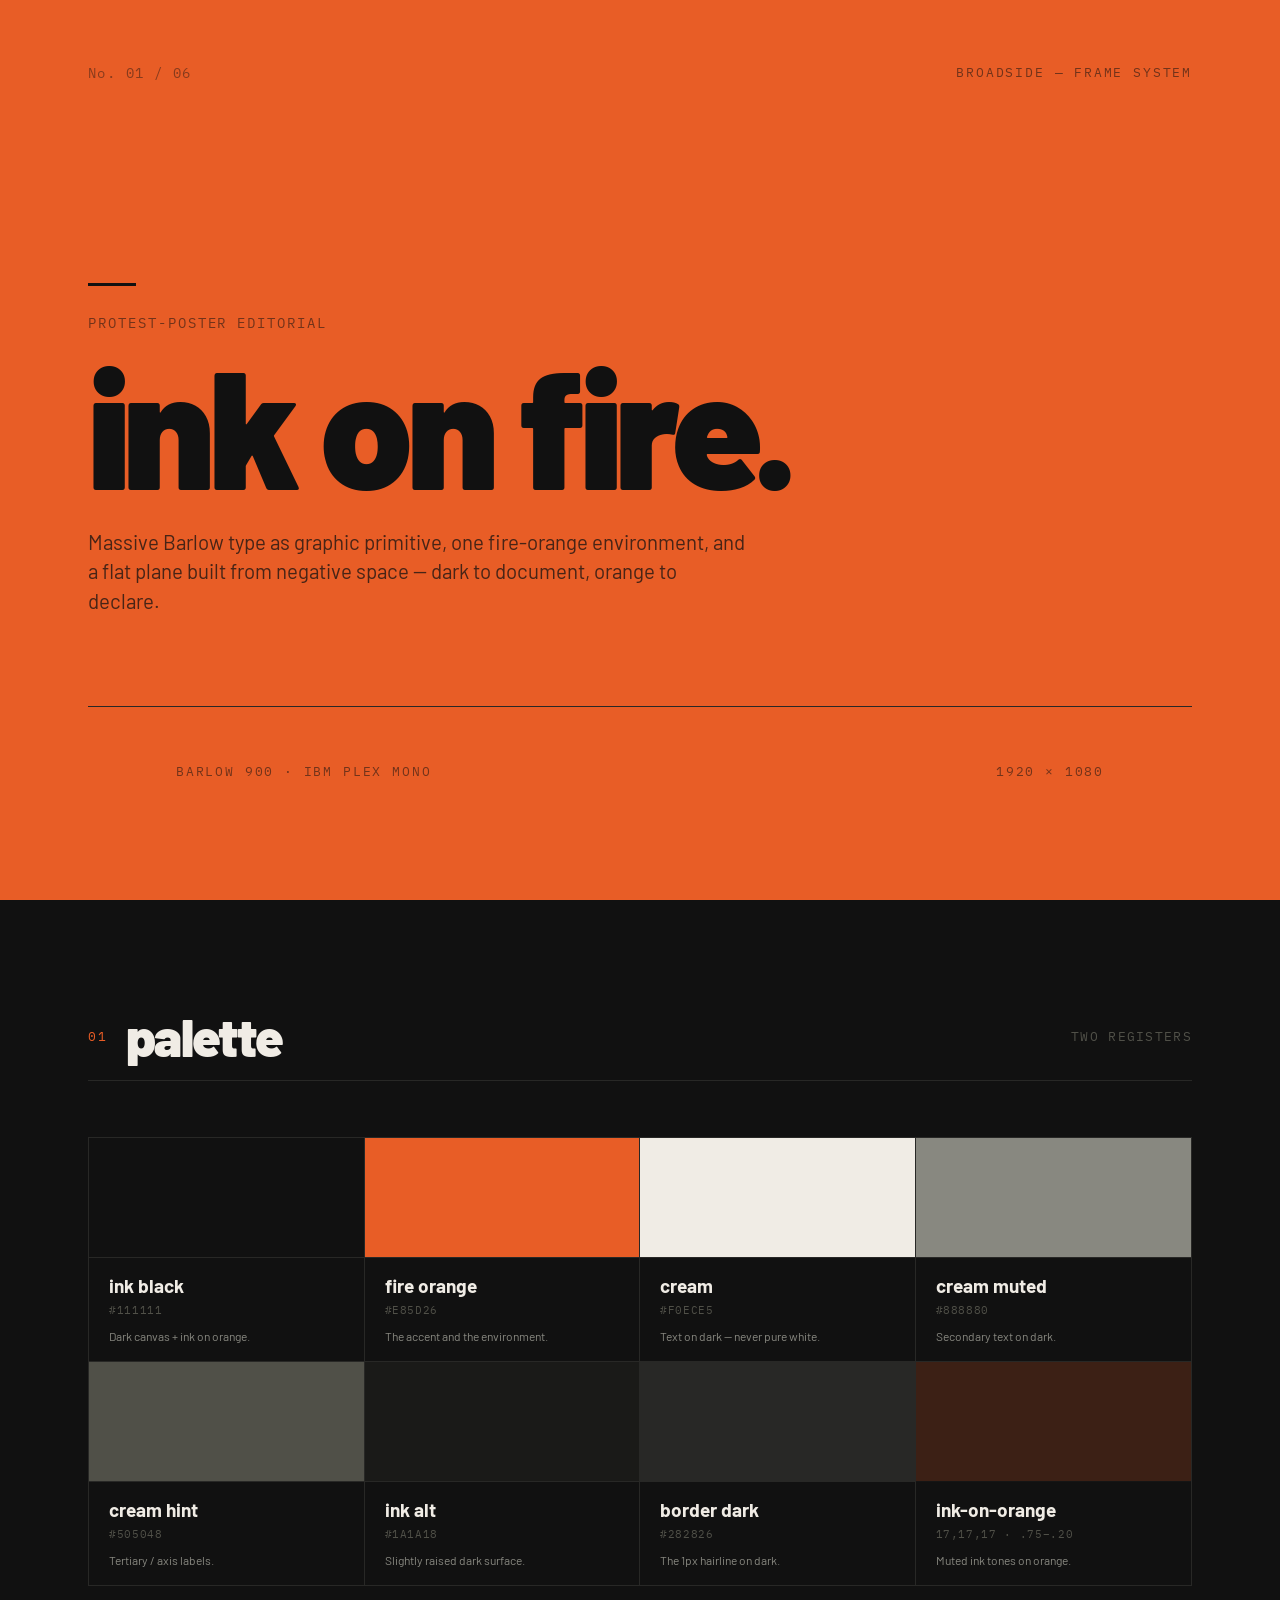
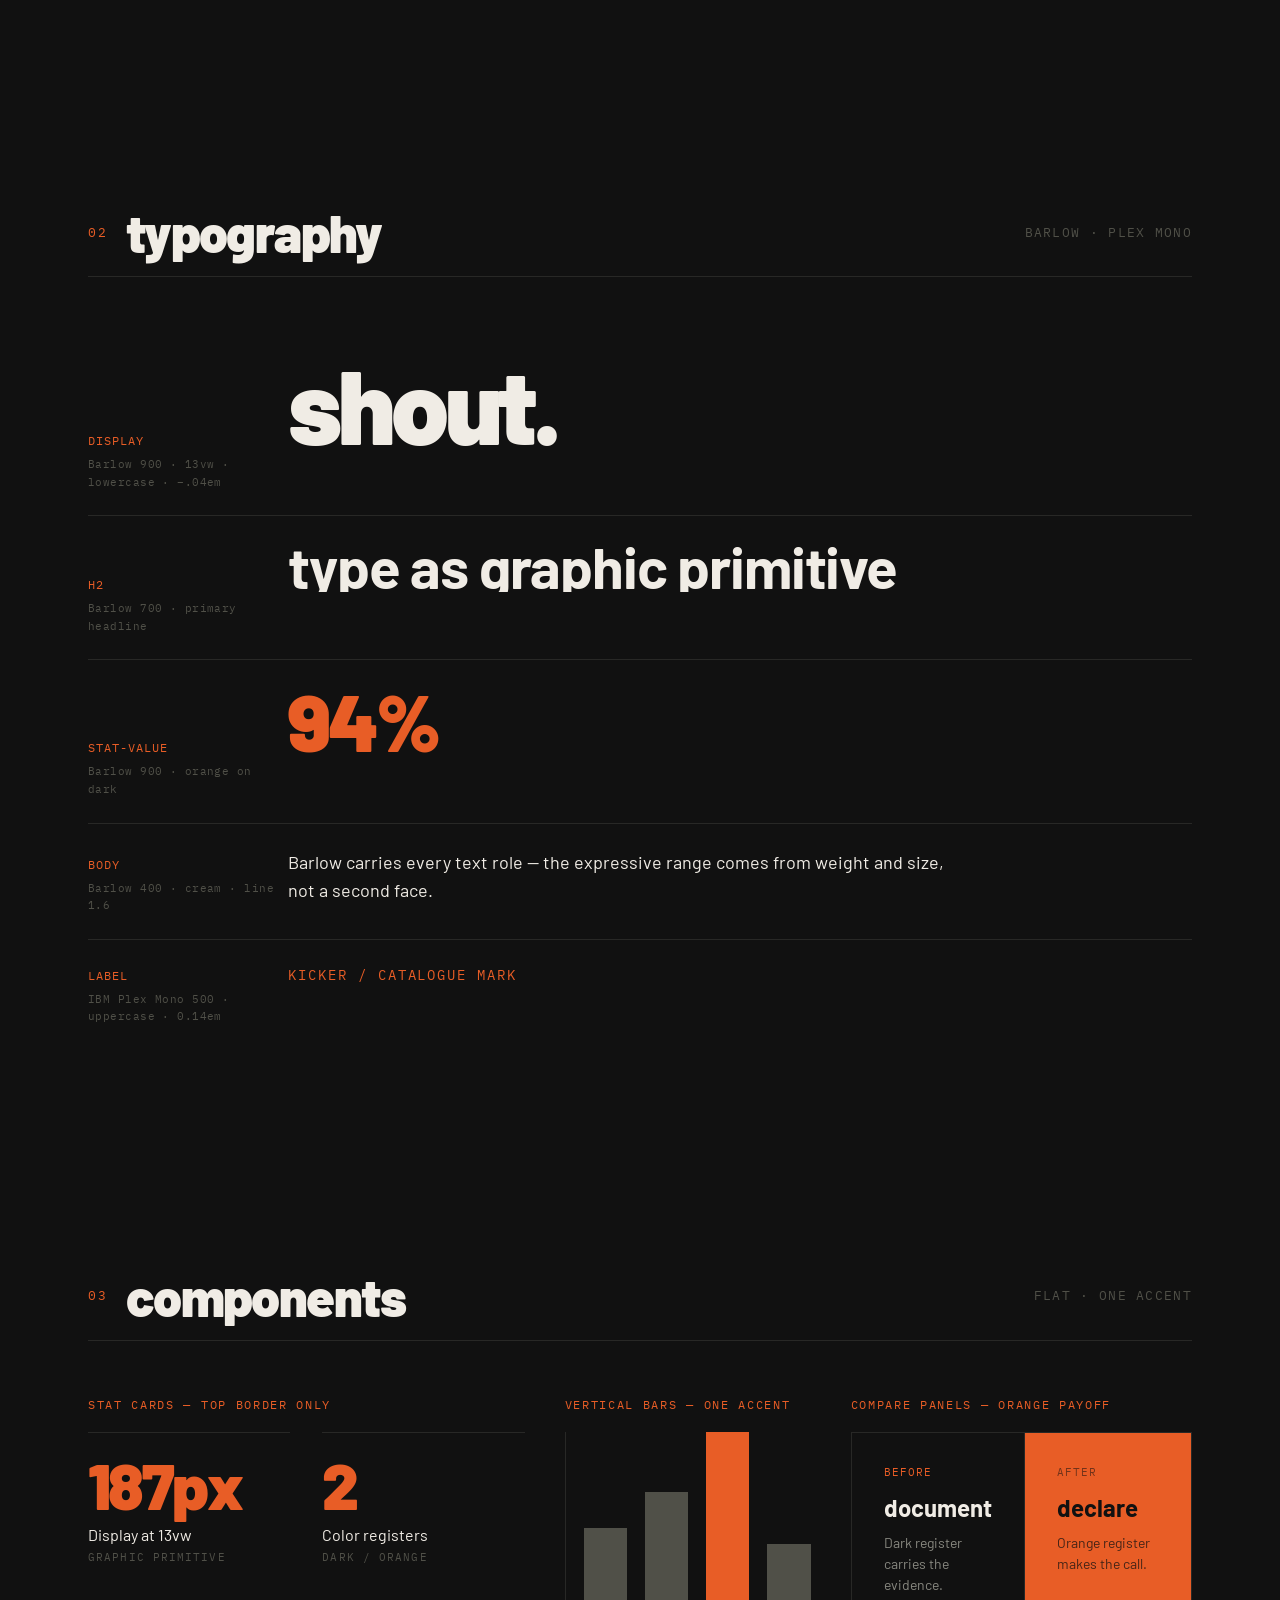
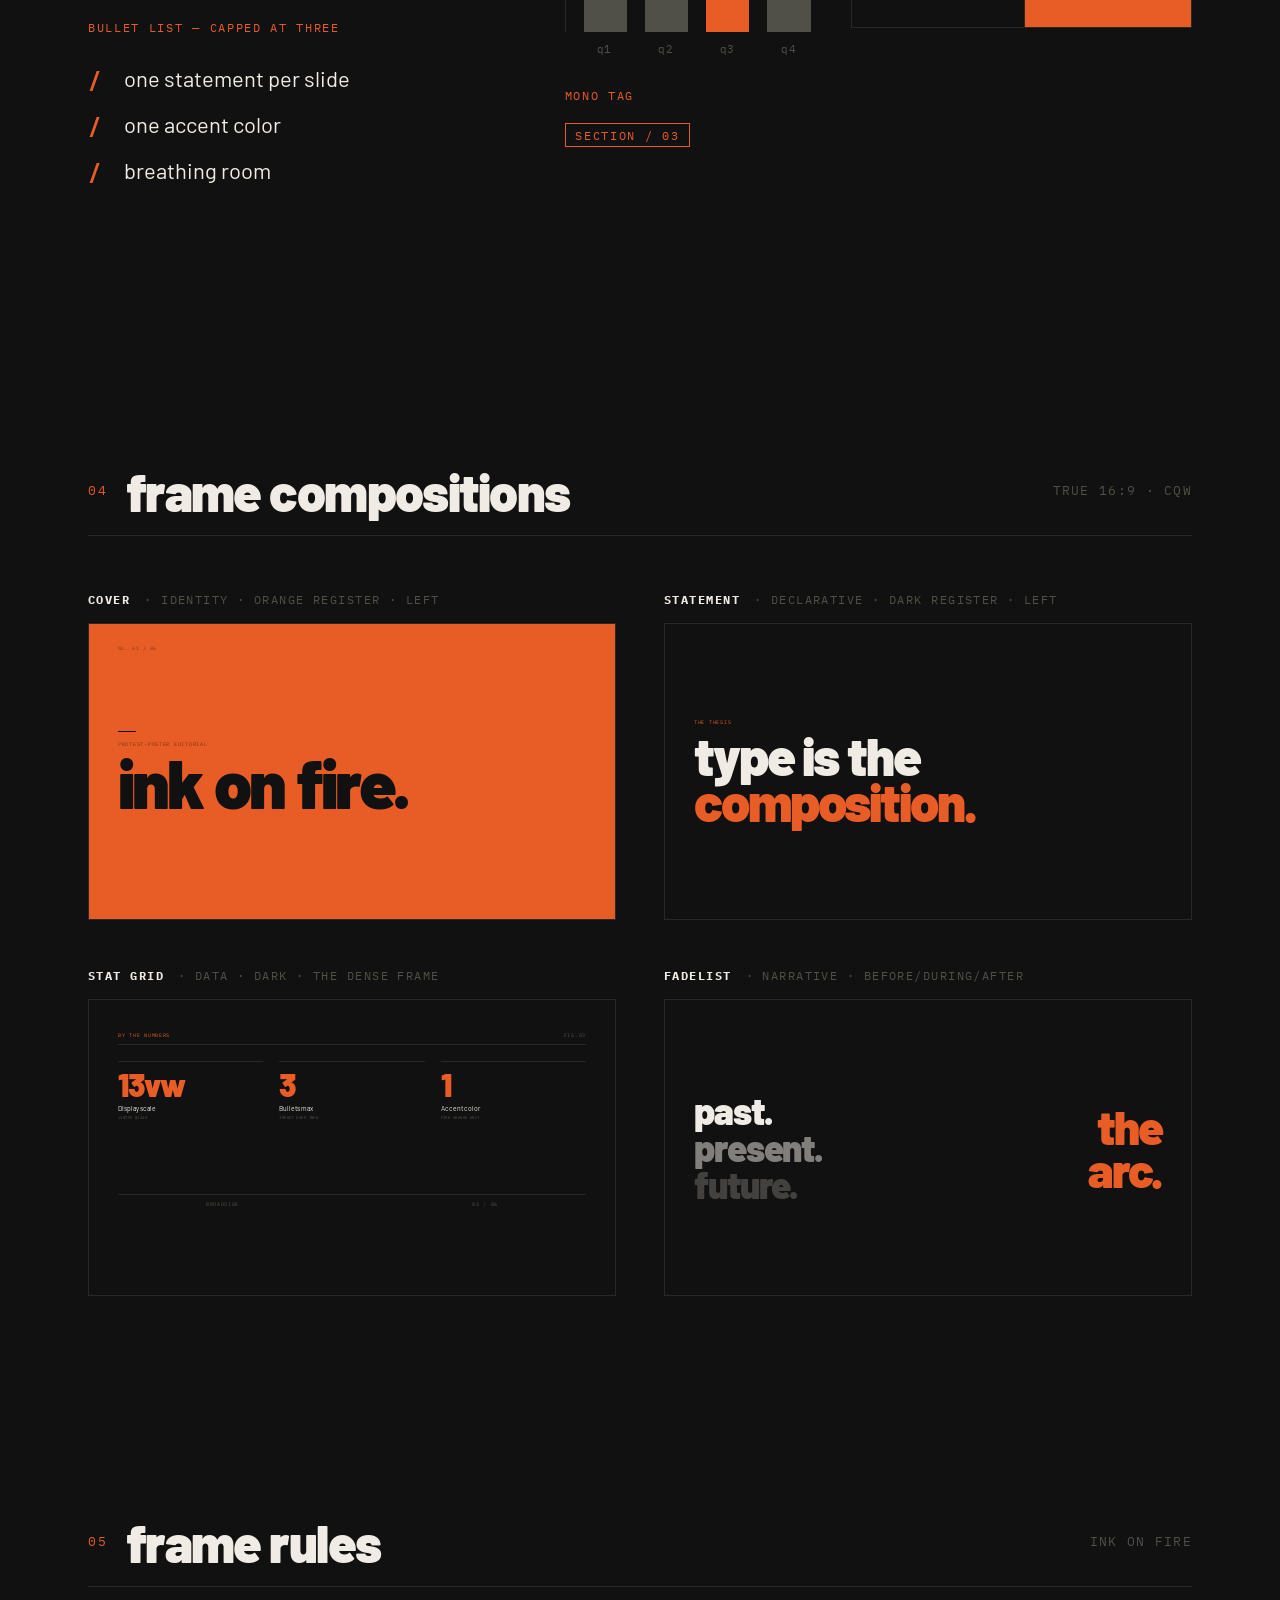
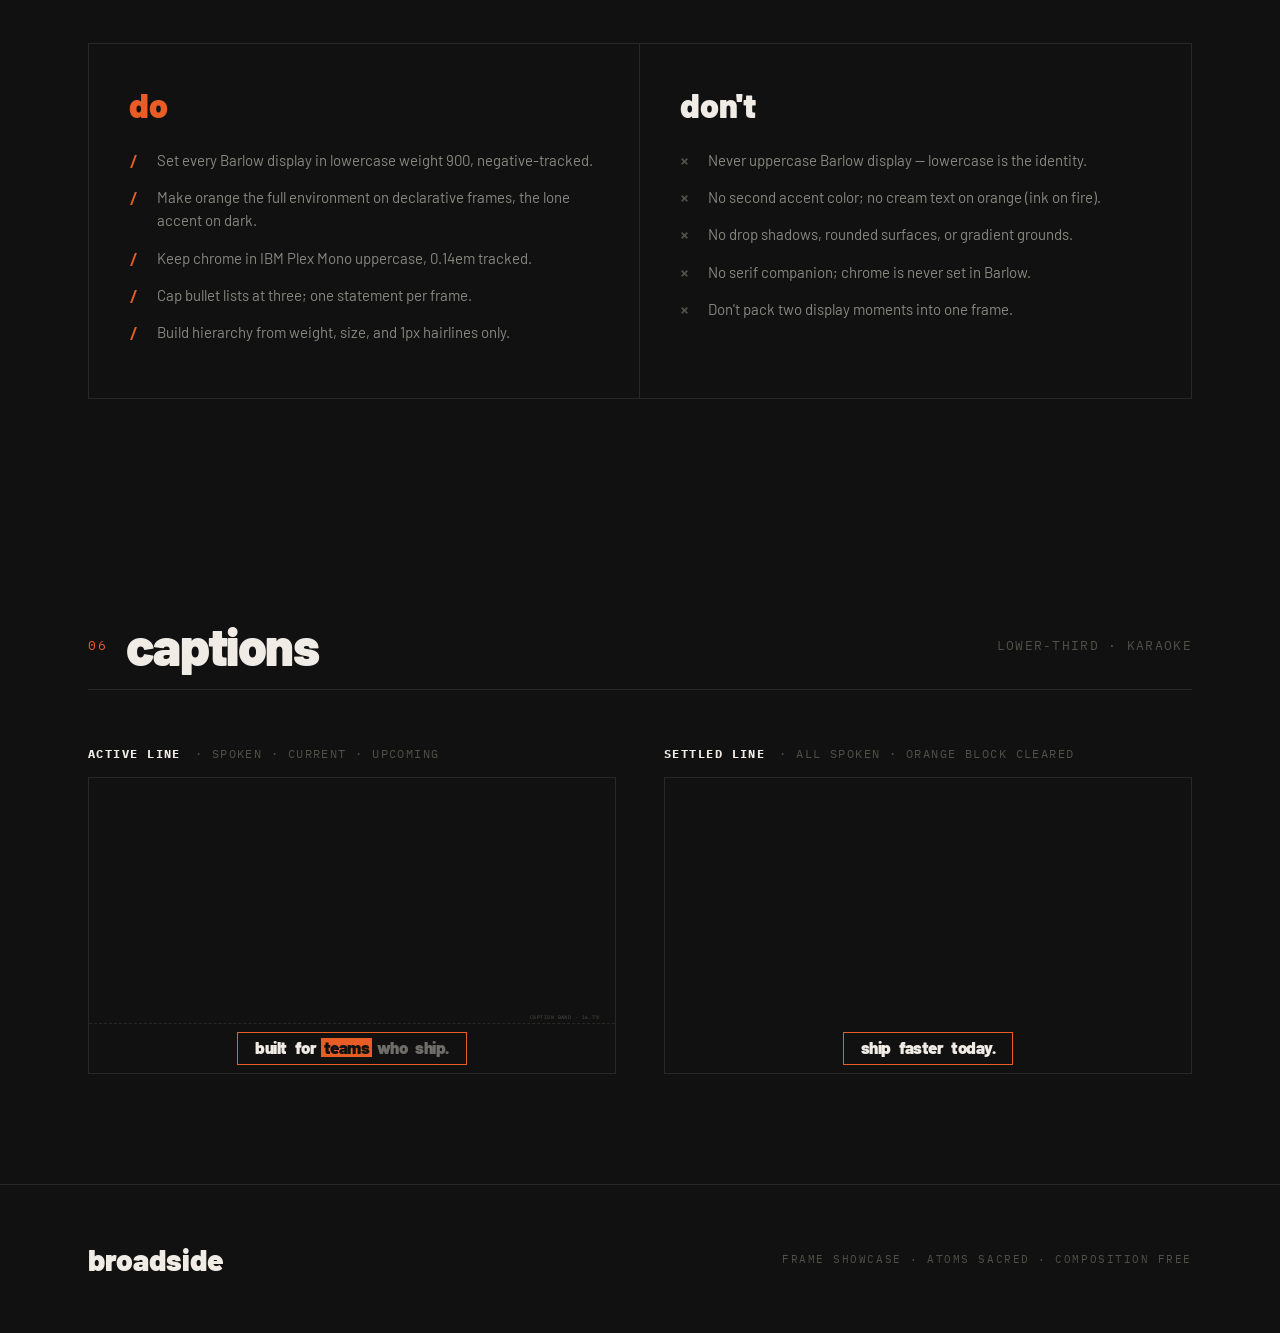
<file: .claude/skills/hyperframes/assets/frame-presets/broadside/frame-showcase.html>
<!doctype html>
<html lang="en">
  <head>
    <meta charset="utf-8" />
    <meta name="viewport" content="width=device-width,initial-scale=1" />
    <title>Broadside</title>
    <link rel="preconnect" href="https://fonts.googleapis.com" />
    <link rel="preconnect" href="https://fonts.gstatic.com" crossorigin />
    <link
      href="https://fonts.googleapis.com/css2?family=Barlow:wght@400;600;700;800;900&family=IBM+Plex+Mono:wght@400;500&display=swap"
      rel="stylesheet"
    />
    <style id="ds-tokens">
      :root {
        --ink: #111111;
        --ink-alt: #1a1a18;
        --orange: #e85d26;
        --cream: #f0ece5;
        --cream-muted: #888880;
        --cream-hint: #505048;
        --border-dark: #282826;
        --on-orange-muted: rgba(17, 17, 17, 0.75);
        --on-orange-hint: rgba(17, 17, 17, 0.55);
        --on-orange-faint: rgba(17, 17, 17, 0.4);
        --on-orange-border: rgba(17, 17, 17, 0.2);
        --sans: "Barlow", sans-serif;
        --mono: "IBM Plex Mono", monospace;
      }
      * {
        margin: 0;
        padding: 0;
        box-sizing: border-box;
      }
      html {
        background: #000;
      }
      body {
        background: var(--ink);
        color: var(--cream);
        font-family: var(--sans);
        -webkit-font-smoothing: antialiased;
      }
      .mono {
        font-family: var(--mono);
        text-transform: uppercase;
        letter-spacing: 0.14em;
      }
      .disp {
        font-family: var(--sans);
        font-weight: 900;
        letter-spacing: -0.04em;
        line-height: 0.9;
      }

      section {
        padding: 110px 88px;
        position: relative;
      }
      .sec-head {
        display: flex;
        align-items: center;
        gap: 18px;
        border-bottom: 1px solid var(--border-dark);
        padding-bottom: 18px;
        margin-bottom: 56px;
      }
      .sec-head .k {
        font-family: var(--mono);
        text-transform: uppercase;
        letter-spacing: 0.14em;
        font-size: 13px;
        color: var(--orange);
      }
      .sec-head h2 {
        font-family: var(--sans);
        font-weight: 900;
        font-size: 52px;
        line-height: 1;
        letter-spacing: -0.03em;
        text-transform: lowercase;
      }
      .sec-head .sp {
        flex: 1;
      }
      .sec-head .num {
        font-family: var(--mono);
        font-size: 13px;
        color: var(--cream-hint);
        letter-spacing: 0.1em;
      }

      /* COVER (orange register) */
      .cover {
        min-height: 100vh;
        background: var(--orange);
        color: var(--ink);
        padding: 80px 88px;
        display: flex;
        flex-direction: column;
        justify-content: center;
        position: relative;
      }
      .cover .topnum {
        position: absolute;
        top: 64px;
        left: 88px;
        font-family: var(--mono);
        font-size: 14px;
        letter-spacing: 0.1em;
        color: rgba(17, 17, 17, 0.45);
      }
      .cover .topmeta {
        position: absolute;
        top: 64px;
        right: 88px;
        font-family: var(--mono);
        text-transform: uppercase;
        letter-spacing: 0.14em;
        font-size: 13px;
        color: var(--on-orange-hint);
      }
      .cover .rule {
        width: 48px;
        height: 3px;
        background: var(--ink);
        margin-bottom: 28px;
      }
      .cover .kick {
        font-family: var(--mono);
        text-transform: uppercase;
        letter-spacing: 0.14em;
        font-size: 14px;
        color: var(--on-orange-hint);
        margin-bottom: 20px;
      }
      .cover h1 {
        font-family: var(--sans);
        font-weight: 900;
        font-size: clamp(80px, 13vw, 210px);
        line-height: 0.86;
        letter-spacing: -0.04em;
        text-transform: lowercase;
      }
      .cover .lead {
        font-family: var(--sans);
        font-weight: 400;
        font-size: clamp(18px, 1.6vw, 26px);
        line-height: 1.45;
        color: var(--on-orange-muted);
        margin-top: 32px;
        max-width: 60%;
      }
      .cover .foot {
        position: absolute;
        bottom: 64px;
        left: 88px;
        right: 88px;
        display: flex;
        justify-content: space-between;
        font-family: var(--mono);
        text-transform: uppercase;
        letter-spacing: 0.14em;
        font-size: 13px;
        color: var(--on-orange-hint);
      }

      /* PALETTE */
      .swatches {
        display: grid;
        grid-template-columns: repeat(4, 1fr);
        gap: 0;
        border: 1px solid var(--border-dark);
      }
      .sw {
        border-right: 1px solid var(--border-dark);
        border-bottom: 1px solid var(--border-dark);
        padding: 0;
      }
      .sw:nth-child(4n) {
        border-right: 0;
      }
      .sw:nth-child(n + 5) {
        border-bottom: 0;
      }
      .sw .chip {
        height: 120px;
        border-bottom: 1px solid var(--border-dark);
      }
      .sw .meta {
        padding: 16px 20px;
      }
      .sw .name {
        font-family: var(--sans);
        font-weight: 700;
        font-size: 19px;
        text-transform: lowercase;
      }
      .sw .hex {
        font-family: var(--mono);
        font-size: 11px;
        letter-spacing: 0.06em;
        color: var(--cream-hint);
        margin-top: 6px;
      }
      .sw .role {
        font-size: 12px;
        line-height: 1.5;
        color: var(--cream-muted);
        margin-top: 10px;
        font-family: var(--sans);
      }

      /* TYPE */
      .type-row {
        display: grid;
        grid-template-columns: 200px 1fr;
        align-items: baseline;
        padding: 24px 0;
        border-bottom: 1px solid var(--border-dark);
      }
      .type-row .tok {
        font-family: var(--mono);
        font-size: 12px;
        letter-spacing: 0.08em;
        color: var(--orange);
        text-transform: uppercase;
      }
      .type-row .m {
        font-family: var(--mono);
        font-size: 11px;
        color: var(--cream-hint);
        margin-top: 8px;
        line-height: 1.6;
        letter-spacing: 0.04em;
      }
      .type-row .spec {
        overflow: hidden;
      }

      /* COMPONENTS */
      .cnote {
        font-family: var(--mono);
        text-transform: uppercase;
        letter-spacing: 0.14em;
        font-size: 12px;
        color: var(--orange);
        margin-bottom: 20px;
      }
      .cgrid {
        display: grid;
        grid-template-columns: repeat(12, 1fr);
        gap: 40px;
        margin-bottom: 52px;
      }
      .s3 {
        grid-column: span 3;
      }
      .s4 {
        grid-column: span 4;
      }
      .s5 {
        grid-column: span 5;
      }
      .s6 {
        grid-column: span 6;
      }
      .s7 {
        grid-column: span 7;
      }
      .statcard {
        border-top: 1px solid var(--border-dark);
        padding: 20px 20px 20px 0;
      }
      .statcard .v {
        font-family: var(--sans);
        font-weight: 900;
        font-size: 64px;
        line-height: 1;
        letter-spacing: -0.04em;
        color: var(--orange);
      }
      .statcard .l {
        font-family: var(--sans);
        font-size: 16px;
        color: var(--cream);
        margin-top: 8px;
      }
      .statcard .n {
        font-family: var(--mono);
        font-size: 11px;
        letter-spacing: 0.1em;
        color: var(--cream-hint);
        margin-top: 6px;
        text-transform: uppercase;
      }
      .blist {
        list-style: none;
      }
      .blist li {
        font-family: var(--sans);
        font-weight: 400;
        font-size: 22px;
        color: var(--cream);
        padding: 10px 0 10px 36px;
        position: relative;
      }
      .blist li::before {
        content: "/";
        position: absolute;
        left: 0;
        font-family: var(--mono);
        font-weight: 700;
        color: var(--orange);
      }
      .tag {
        display: inline-block;
        font-family: var(--mono);
        text-transform: uppercase;
        letter-spacing: 0.14em;
        font-size: 12px;
        color: var(--orange);
        border: 1px solid var(--orange);
        padding: 0.3em 0.8em;
      }
      .barchart {
        display: flex;
        align-items: flex-end;
        gap: 18px;
        height: 200px;
        border-left: 1px solid var(--border-dark);
        padding-left: 18px;
      }
      .barchart .bar {
        flex: 1;
        background: var(--cream-hint);
      }
      .barchart .bar.accent {
        background: var(--orange);
      }
      .barlabels {
        display: flex;
        gap: 18px;
        padding-left: 18px;
        margin-top: 10px;
      }
      .barlabels span {
        flex: 1;
        text-align: center;
        font-family: var(--mono);
        font-size: 11px;
        letter-spacing: 0.08em;
        color: var(--cream-hint);
      }
      .compare {
        display: grid;
        grid-template-columns: 1fr 1fr;
        border: 1px solid var(--border-dark);
      }
      .compare .l {
        padding: 32px;
        border-right: 1px solid var(--border-dark);
      }
      .compare .r {
        padding: 32px;
        background: var(--orange);
        color: var(--ink);
      }
      .compare .ch {
        font-family: var(--sans);
        font-weight: 700;
        font-size: 24px;
        text-transform: lowercase;
      }
      .compare .cl {
        font-family: var(--mono);
        font-size: 11px;
        letter-spacing: 0.1em;
        text-transform: uppercase;
        margin-bottom: 14px;
      }
      .compare .l .cl {
        color: var(--orange);
      }
      .compare .r .cl {
        color: var(--on-orange-hint);
      }
      .compare .cx {
        font-size: 14px;
        line-height: 1.5;
        margin-top: 10px;
      }
      .compare .l .cx {
        color: var(--cream-muted);
      }
      .compare .r .cx {
        color: var(--on-orange-muted);
      }

      /* COMPOSITIONS */
      .gallery {
        display: grid;
        grid-template-columns: 1fr 1fr;
        gap: 48px;
      }
      .fw .flabel {
        display: flex;
        gap: 14px;
        align-items: baseline;
        margin-bottom: 16px;
        font-family: var(--mono);
        text-transform: uppercase;
        letter-spacing: 0.12em;
        font-size: 12px;
        color: var(--cream-hint);
      }
      .fw .flabel b {
        color: var(--cream);
      }
      .frame {
        aspect-ratio: 16/9;
        container-type: size;
        position: relative;
        overflow: hidden;
        background: var(--ink);
        border: 1px solid var(--border-dark);
      }
      .frame.orange {
        background: var(--orange);
      }
      .frame > .body {
        position: absolute;
        inset: 0;
        z-index: 2;
      }

      /* f1 cover orange */
      .bf1 .body {
        display: flex;
        flex-direction: column;
        justify-content: center;
        padding: 0 5.5cqw;
        color: var(--ink);
      }
      .bf1 .topnum {
        position: absolute;
        top: 4cqw;
        left: 5.5cqw;
        font-family: var(--mono);
        font-size: 1cqw;
        letter-spacing: 0.1em;
        color: rgba(17, 17, 17, 0.45);
        z-index: 3;
      }
      .bf1 .rule {
        width: 3.4cqw;
        height: 0.22cqw;
        background: var(--ink);
        margin-bottom: 1.6cqw;
      }
      .bf1 .kick {
        font-family: var(--mono);
        text-transform: uppercase;
        letter-spacing: 0.14em;
        font-size: 1cqw;
        color: var(--on-orange-hint);
        margin-bottom: 1.4cqw;
      }
      .bf1 h3 {
        font-family: var(--sans);
        font-weight: 900;
        font-size: 13cqw;
        line-height: 0.84;
        letter-spacing: -0.04em;
        text-transform: lowercase;
      }

      /* f2 statement dark */
      .bf2 .body {
        display: flex;
        flex-direction: column;
        justify-content: center;
        padding: 0 5.5cqw;
      }
      .bf2 .kick {
        font-family: var(--mono);
        text-transform: uppercase;
        letter-spacing: 0.14em;
        font-size: 1cqw;
        color: var(--orange);
        margin-bottom: 1.6cqw;
      }
      .bf2 h3 {
        font-family: var(--sans);
        font-weight: 900;
        font-size: 10cqw;
        line-height: 0.86;
        letter-spacing: -0.04em;
        text-transform: lowercase;
        color: var(--cream);
      }
      .bf2 h3 em {
        font-style: normal;
        color: var(--orange);
      }

      /* f3 stats dark */
      .bf3 .body {
        padding: 6cqw 5.5cqw;
        display: flex;
        flex-direction: column;
      }
      .bf3 .top {
        display: flex;
        justify-content: space-between;
        border-bottom: 1px solid var(--border-dark);
        padding-bottom: 1.2cqw;
        margin-bottom: 3cqw;
        font-family: var(--mono);
        text-transform: uppercase;
        letter-spacing: 0.14em;
        font-size: 1cqw;
        color: var(--cream-hint);
      }
      .bf3 .top .k {
        color: var(--orange);
      }
      .bf3 .row {
        display: grid;
        grid-template-columns: repeat(3, 1fr);
        gap: 3cqw;
      }
      .bf3 .sc {
        border-top: 1px solid var(--border-dark);
        padding-top: 1.4cqw;
      }
      .bf3 .sc .v {
        font-family: var(--sans);
        font-weight: 900;
        font-size: 6cqw;
        line-height: 1;
        letter-spacing: -0.04em;
        color: var(--orange);
      }
      .bf3 .sc .l {
        font-family: var(--sans);
        font-size: 1.3cqw;
        color: var(--cream);
        margin-top: 0.6cqw;
      }
      .bf3 .sc .n {
        font-family: var(--mono);
        font-size: 0.85cqw;
        letter-spacing: 0.1em;
        color: var(--cream-hint);
        margin-top: 0.5cqw;
        text-transform: uppercase;
      }
      .bf3 .foot {
        margin-top: auto;
        display: flex;
        justify-content: space-between;
        border-top: 1px solid var(--border-dark);
        padding-top: 1.2cqw;
        font-family: var(--mono);
        text-transform: uppercase;
        letter-spacing: 0.14em;
        font-size: 0.9cqw;
        color: var(--cream-hint);
      }

      /* f4 fadelist */
      .bf4 {
        background: var(--ink);
      }
      .bf4 .body {
        display: grid;
        grid-template-columns: 1fr 1fr;
        align-items: center;
        padding: 0 5.5cqw;
        gap: 3cqw;
      }
      .bf4 .stack div {
        font-family: var(--sans);
        font-weight: 900;
        font-size: 7cqw;
        line-height: 1;
        letter-spacing: -0.03em;
        text-transform: lowercase;
        color: var(--cream);
      }
      .bf4 .stack div:nth-child(2) {
        opacity: 0.5;
      }
      .bf4 .stack div:nth-child(3) {
        opacity: 0.22;
      }
      .bf4 .title {
        font-family: var(--sans);
        font-weight: 900;
        font-size: 9cqw;
        line-height: 0.9;
        letter-spacing: -0.04em;
        text-transform: lowercase;
        color: var(--orange);
        text-align: right;
      }

      /* PRINCIPLES */
      .dos {
        display: grid;
        grid-template-columns: 1fr 1fr;
        gap: 0;
        border: 1px solid var(--border-dark);
      }
      .do-card {
        padding: 40px;
      }
      .do-card.do {
        border-right: 1px solid var(--border-dark);
      }
      .do-card h4 {
        font-family: var(--sans);
        font-weight: 900;
        font-size: 34px;
        text-transform: lowercase;
        margin-bottom: 24px;
      }
      .do-card.do h4 {
        color: var(--orange);
      }
      .do-card ul {
        list-style: none;
      }
      .do-card li {
        font-family: var(--sans);
        font-size: 15px;
        line-height: 1.55;
        padding-left: 28px;
        position: relative;
        margin-bottom: 14px;
        color: var(--cream-muted);
      }
      .do-card li::before {
        content: "/";
        position: absolute;
        left: 0;
        font-family: var(--mono);
        font-weight: 700;
        color: var(--orange);
      }
      .do-card.dont li::before {
        content: "\00d7";
        color: var(--cream-hint);
      }

      .foot {
        padding: 56px 88px;
        border-top: 1px solid var(--border-dark);
        display: flex;
        justify-content: space-between;
        align-items: center;
      }
      .foot .l {
        font-family: var(--sans);
        font-weight: 900;
        font-size: 30px;
        text-transform: lowercase;
      }
      .foot .r {
        font-family: var(--mono);
        text-transform: uppercase;
        letter-spacing: 0.14em;
        font-size: 11px;
        color: var(--cream-hint);
      }
      @media (max-width: 1100px) {
        .gallery {
          grid-template-columns: 1fr;
        }
        .swatches {
          grid-template-columns: 1fr 1fr;
        }
      }
    </style>
    <link
      rel="stylesheet"
      href="https://fonts.googleapis.com/css2?family=Barlow:wght@400;600;700&display=swap"
    />
    <link
      rel="stylesheet"
      href="https://fonts.googleapis.com/css2?family=IBM+Plex+Mono:wght@400;500;600&display=swap"
    />
    <style id="ft-override">
      :root {
        --primary: #f0ece5 !important;
        --secondary: #111111 !important;
        --tertiary: #282826 !important;
        --accent: #e85d26 !important;
        --f-disp: "Barlow", sans-serif !important;
        --f-body: "IBM Plex Mono", sans-serif !important;
        --ink: #111111 !important;
        --orange: #e85d26 !important;
        --cream: #f0ece5 !important;
        --border-dark: #282826 !important;
        --sans: "Barlow", sans-serif !important;
        --mono: "IBM Plex Mono", sans-serif !important;
        --ink-alt: #1a1a18 !important;
        --cream-muted: #888880 !important;
        --cream-hint: #505048 !important;
        --on-orange-muted: rgba(17, 17, 17, 0.75) !important;
        --on-orange-hint: rgba(17, 17, 17, 0.55) !important;
        --on-orange-faint: rgba(17, 17, 17, 0.4) !important;
        --on-orange-border: rgba(17, 17, 17, 0.2) !important;
      }
    </style>
  </head>
  <body>
    <!-- COVER -->
    <section class="cover">
      <div class="topnum">No. 01 / 06</div>
      <div class="topmeta">Broadside — Frame System</div>
      <div class="rule"></div>
      <div class="kick">Protest-Poster Editorial</div>
      <h1>ink on fire.</h1>
      <div class="lead">
        Massive Barlow type as graphic primitive, one fire-orange environment, and a flat plane
        built from negative space — dark to document, orange to declare.
      </div>
      <div class="foot"><span>Barlow 900 · IBM Plex Mono</span><span>1920 × 1080</span></div>
    </section>

    <!-- PALETTE -->
    <section>
      <div class="sec-head">
        <span class="k">01</span>
        <h2>palette</h2>
        <span class="sp"></span><span class="num">TWO REGISTERS</span>
      </div>
      <div class="swatches">
        <div class="sw">
          <div class="chip" style="background: var(--ink)"></div>
          <div class="meta">
            <div class="name">ink black</div>
            <div class="hex">#111111</div>
            <div class="role">Dark canvas + ink on orange.</div>
          </div>
        </div>
        <div class="sw">
          <div class="chip" style="background: var(--orange)"></div>
          <div class="meta">
            <div class="name">fire orange</div>
            <div class="hex">#E85D26</div>
            <div class="role">The accent and the environment.</div>
          </div>
        </div>
        <div class="sw">
          <div class="chip" style="background: var(--cream)"></div>
          <div class="meta">
            <div class="name">cream</div>
            <div class="hex">#F0ECE5</div>
            <div class="role">Text on dark — never pure white.</div>
          </div>
        </div>
        <div class="sw">
          <div class="chip" style="background: var(--cream-muted)"></div>
          <div class="meta">
            <div class="name">cream muted</div>
            <div class="hex">#888880</div>
            <div class="role">Secondary text on dark.</div>
          </div>
        </div>
        <div class="sw">
          <div class="chip" style="background: var(--cream-hint)"></div>
          <div class="meta">
            <div class="name">cream hint</div>
            <div class="hex">#505048</div>
            <div class="role">Tertiary / axis labels.</div>
          </div>
        </div>
        <div class="sw">
          <div class="chip" style="background: var(--ink-alt)"></div>
          <div class="meta">
            <div class="name">ink alt</div>
            <div class="hex">#1A1A18</div>
            <div class="role">Slightly raised dark surface.</div>
          </div>
        </div>
        <div class="sw">
          <div class="chip" style="background: var(--border-dark)"></div>
          <div class="meta">
            <div class="name">border dark</div>
            <div class="hex">#282826</div>
            <div class="role">The 1px hairline on dark.</div>
          </div>
        </div>
        <div class="sw">
          <div class="chip" style="background: var(--orange); opacity: 0.2"></div>
          <div class="meta">
            <div class="name">ink-on-orange</div>
            <div class="hex">17,17,17 · .75–.20</div>
            <div class="role">Muted ink tones on orange.</div>
          </div>
        </div>
      </div>
    </section>

    <!-- TYPOGRAPHY -->
    <section>
      <div class="sec-head">
        <span class="k">02</span>
        <h2>typography</h2>
        <span class="sp"></span><span class="num">BARLOW · PLEX MONO</span>
      </div>
      <div class="type-row">
        <div>
          <div class="tok">display</div>
          <div class="m">Barlow 900 · 13vw · lowercase · −.04em</div>
        </div>
        <div class="spec"><span class="disp" style="font-size: 104px">shout.</span></div>
      </div>
      <div class="type-row">
        <div>
          <div class="tok">h2</div>
          <div class="m">Barlow 700 · primary headline</div>
        </div>
        <div class="spec">
          <span class="disp" style="font-weight: 700; font-size: 58px; letter-spacing: -0.02em"
            >type as graphic primitive</span
          >
        </div>
      </div>
      <div class="type-row">
        <div>
          <div class="tok">stat-value</div>
          <div class="m">Barlow 900 · orange on dark</div>
        </div>
        <div class="spec">
          <span class="disp" style="font-size: 80px; color: var(--orange)">94%</span>
        </div>
      </div>
      <div class="type-row">
        <div>
          <div class="tok">body</div>
          <div class="m">Barlow 400 · cream · line 1.6</div>
        </div>
        <div class="spec">
          <p style="font-size: 18px; line-height: 1.6; max-width: 660px; color: var(--cream)">
            Barlow carries every text role — the expressive range comes from weight and size, not a
            second face.
          </p>
        </div>
      </div>
      <div class="type-row" style="border-bottom: 0">
        <div>
          <div class="tok">label</div>
          <div class="m">IBM Plex Mono 500 · uppercase · 0.14em</div>
        </div>
        <div class="spec">
          <span class="mono" style="font-size: 14px; color: var(--orange)"
            >Kicker / Catalogue Mark</span
          >
        </div>
      </div>
    </section>

    <!-- COMPONENTS -->
    <section>
      <div class="sec-head">
        <span class="k">03</span>
        <h2>components</h2>
        <span class="sp"></span><span class="num">FLAT · ONE ACCENT</span>
      </div>

      <div class="cgrid">
        <div class="s5">
          <div class="cnote">Stat cards — top border only</div>
          <div style="display: grid; grid-template-columns: 1fr 1fr; gap: 32px">
            <div class="statcard">
              <div class="v">187px</div>
              <div class="l">Display at 13vw</div>
              <div class="n">Graphic primitive</div>
            </div>
            <div class="statcard">
              <div class="v">2</div>
              <div class="l">Color registers</div>
              <div class="n">Dark / orange</div>
            </div>
          </div>
          <div class="cnote" style="margin-top: 36px">Bullet list — capped at three</div>
          <ul class="blist">
            <li>one statement per slide</li>
            <li>one accent color</li>
            <li>breathing room</li>
          </ul>
        </div>
        <div class="s3">
          <div class="cnote">Vertical bars — one accent</div>
          <div class="barchart">
            <div class="bar" style="height: 52%"></div>
            <div class="bar" style="height: 70%"></div>
            <div class="bar accent" style="height: 100%"></div>
            <div class="bar" style="height: 44%"></div>
          </div>
          <div class="barlabels"><span>q1</span><span>q2</span><span>q3</span><span>q4</span></div>
          <div class="cnote" style="margin-top: 32px">Mono tag</div>
          <span class="tag">Section / 03</span>
        </div>
        <div class="s4">
          <div class="cnote">Compare panels — orange payoff</div>
          <div class="compare">
            <div class="l">
              <div class="cl">Before</div>
              <div class="ch">document</div>
              <div class="cx">Dark register carries the evidence.</div>
            </div>
            <div class="r">
              <div class="cl">After</div>
              <div class="ch">declare</div>
              <div class="cx">Orange register makes the call.</div>
            </div>
          </div>
        </div>
      </div>
    </section>

    <!-- COMPOSITIONS -->
    <section>
      <div class="sec-head">
        <span class="k">04</span>
        <h2>frame compositions</h2>
        <span class="sp"></span><span class="num">TRUE 16:9 · CQW</span>
      </div>
      <div class="gallery">
        <div class="fw">
          <div class="flabel"><b>Cover</b><span>· identity · orange register · left</span></div>
          <div class="frame orange bf1">
            <div class="topnum">No. 01 / 06</div>
            <div class="body">
              <div class="rule"></div>
              <div class="kick">Protest-Poster Editorial</div>
              <h3>ink on fire.</h3>
            </div>
          </div>
        </div>

        <div class="fw">
          <div class="flabel">
            <b>Statement</b><span>· declarative · dark register · left</span>
          </div>
          <div class="frame bf2">
            <div class="body">
              <div class="kick">The Thesis</div>
              <h3>type is the <em>composition.</em></h3>
            </div>
          </div>
        </div>

        <div class="fw">
          <div class="flabel"><b>Stat Grid</b><span>· data · dark · the dense frame</span></div>
          <div class="frame bf3">
            <div class="body">
              <div class="top"><span class="k">By The Numbers</span><span>FIG.03</span></div>
              <div class="row">
                <div class="sc">
                  <div class="v">13vw</div>
                  <div class="l">Display scale</div>
                  <div class="n">≈187px @1440</div>
                </div>
                <div class="sc">
                  <div class="v">3</div>
                  <div class="l">Bullets max</div>
                  <div class="n">Impact over info</div>
                </div>
                <div class="sc">
                  <div class="v">1</div>
                  <div class="l">Accent color</div>
                  <div class="n">Fire orange only</div>
                </div>
              </div>
              <div class="foot"><span>Broadside</span><span>03 / 06</span></div>
            </div>
          </div>
        </div>

        <div class="fw">
          <div class="flabel"><b>Fadelist</b><span>· narrative · before/during/after</span></div>
          <div class="frame bf4">
            <div class="body">
              <div class="stack">
                <div>past.</div>
                <div>present.</div>
                <div>future.</div>
              </div>
              <div class="title">the<br />arc.</div>
            </div>
          </div>
        </div>
      </div>
    </section>

    <!-- PRINCIPLES -->
    <section>
      <div class="sec-head">
        <span class="k">05</span>
        <h2>frame rules</h2>
        <span class="sp"></span><span class="num">INK ON FIRE</span>
      </div>
      <div class="dos">
        <div class="do-card do">
          <h4>do</h4>
          <ul>
            <li>Set every Barlow display in lowercase weight 900, negative-tracked.</li>
            <li>
              Make orange the full environment on declarative frames, the lone accent on dark.
            </li>
            <li>Keep chrome in IBM Plex Mono uppercase, 0.14em tracked.</li>
            <li>Cap bullet lists at three; one statement per frame.</li>
            <li>Build hierarchy from weight, size, and 1px hairlines only.</li>
          </ul>
        </div>
        <div class="do-card dont">
          <h4>don't</h4>
          <ul>
            <li>Never uppercase Barlow display — lowercase is the identity.</li>
            <li>No second accent color; no cream text on orange (ink on fire).</li>
            <li>No drop shadows, rounded surfaces, or gradient grounds.</li>
            <li>No serif companion; chrome is never set in Barlow.</li>
            <li>Don't pack two display moments into one frame.</li>
          </ul>
        </div>
      </div>
    </section>

    <!-- CAPTIONS — preview of caption-skin.html (the preset's lower-third karaoke look) -->
    <style>
      /* mirrors caption-skin.html; the skin's --cap-* vocab mapped to this preset's tokens */
      .capdemo {
        --cap-ink: var(--ink);
        --cap-canvas: var(--cream);
        --cap-accent: var(--orange);
        --cap-accent-2: var(--orange);
      }
      .capdemo .stage {
        position: absolute;
        left: 0;
        right: 0;
        bottom: 0;
        height: 16.67cqh;
        display: flex;
        align-items: center;
        justify-content: center;
        z-index: 4;
      }
      .capdemo .pill {
        max-width: 82cqw;
        padding: 1.2cqw 3cqw 1.5cqw;
        background: var(--cap-ink);
        border: 1px solid var(--cap-accent);
        border-radius: 0;
      }
      .capdemo .line {
        display: flex;
        flex-wrap: wrap;
        justify-content: center;
        gap: 0.04em 0.3em;
        font-family: var(--sans);
        font-weight: 900;
        font-size: 3.2cqw;
        line-height: 1.02;
        letter-spacing: -0.03em;
        text-transform: lowercase;
      }
      .capdemo .w {
        display: inline-block;
        padding: 0 0.08em;
        color: color-mix(in srgb, var(--cap-canvas) 42%, var(--cap-ink));
      }
      .capdemo .w.spoken {
        color: var(--cap-canvas);
      }
      .capdemo .w.active {
        color: var(--cap-ink);
        background: var(--cap-accent);
        box-shadow: 0 0 0 0.06em var(--cap-accent);
      }
      .capdemo .bandline {
        position: absolute;
        left: 0;
        right: 0;
        bottom: 16.67cqh;
        border-top: 1px dashed var(--border-dark);
        z-index: 3;
      }
      .capdemo .bandtag {
        position: absolute;
        right: 3cqw;
        bottom: calc(16.67cqh + 0.7cqw);
        font-family: var(--mono);
        text-transform: uppercase;
        font-size: 0.9cqw;
        letter-spacing: 0.1em;
        color: var(--cream-hint);
        z-index: 4;
      }
    </style>
    <section>
      <div class="sec-head">
        <span class="k">06</span>
        <h2>captions</h2>
        <span class="sp"></span><span class="num">LOWER-THIRD · KARAOKE</span>
      </div>
      <div class="gallery">
        <div class="fw">
          <div class="flabel"><b>Active line</b><span>· spoken · current · upcoming</span></div>
          <div class="frame capdemo">
            <div class="bandline"></div>
            <div class="bandtag">caption band · 16.7%</div>
            <div class="stage">
              <div class="pill">
                <div class="line">
                  <span class="w spoken">built</span>
                  <span class="w spoken">for</span>
                  <span class="w active">teams</span>
                  <span class="w">who</span>
                  <span class="w">ship.</span>
                </div>
              </div>
            </div>
          </div>
        </div>

        <div class="fw">
          <div class="flabel">
            <b>Settled line</b><span>· all spoken · orange block cleared</span>
          </div>
          <div class="frame capdemo">
            <div class="stage">
              <div class="pill">
                <div class="line">
                  <span class="w spoken">ship</span>
                  <span class="w spoken">faster</span>
                  <span class="w spoken">today.</span>
                </div>
              </div>
            </div>
          </div>
        </div>
      </div>
    </section>

    <div class="foot">
      <span class="l">broadside</span>
      <span class="r">Frame Showcase · Atoms Sacred · Composition Free</span>
    </div>

    <template id="__bundler_thumbnail">
      <svg viewBox="0 0 100 100" xmlns="http://www.w3.org/2000/svg">
        <rect width="100" height="100" fill="#E85D26" />
        <rect x="14" y="40" width="26" height="4" fill="#111111" />
        <text x="14" y="68" font-family="Arial" font-weight="900" font-size="22" fill="#111111">
          ink.
        </text>
      </svg>
    </template>
  </body>
</html>
</file>
<file: docs/styles.css>
/*
  Layout: fixed drifting dusk-gradient atmosphere behind everything; a glass
  hero briefing floats at top (today's top 3 stories), a glass dashboard bar
  (world clocks + market tickers), a glass control bar (search, fact-only
  toggle, scrap, refresh), then a two-column grid of glass article cards
  (feed + sidebar fact-check/sources panel). Cards carry a category glow-dot,
  a 뉴스/오피니언 tag, and a cross-source "교차 확인" badge.
*/
:root{
  --void:#0A0E1A;
  --coral:#FF6B5B;
  --amber:#FFB84D;
  --violet:#8C7EF0;
  --verify:#2DD4BF;
  --ink:#0F1420;
  --ink-dim:#5B6478;
  --line: rgba(15,20,32,0.10);
  --glass-fill: rgba(255,255,255,0.55);
  --glass-fill-2: rgba(255,255,255,0.72);
  --glass-border: rgba(255,255,255,0.65);
  --glass-shadow: 0 8px 32px -12px rgba(20,20,50,0.18), inset 0 1px 0 rgba(255,255,255,0.6);
  --sky-a:#FFE8D6; --sky-b:#FFD3E0; --sky-c:#E3D8FF; --sky-d:#CFE9FF;
  --cat-eco:#C98A1F; --cat-pol:#3E7AC2; --cat-tek:#1C9DB0; --cat-car:#D1495B; --cat-int:#7B5FD9; --cat-liv:#5F9E3E;
  --up:#19B38F; --down:#E14F63;
  --danger:#B23B3B;
  color-scheme: light;
}
@media (prefers-color-scheme: dark){
  :root:not([data-theme="light"]){
    --ink:#F2F4F8;
    --ink-dim:#A6AEC2;
    --line: rgba(255,255,255,0.10);
    --glass-fill: rgba(255,255,255,0.06);
    --glass-fill-2: rgba(255,255,255,0.10);
    --glass-border: rgba(255,255,255,0.16);
    --glass-shadow: 0 8px 36px -10px rgba(0,0,0,0.55), inset 0 1px 0 rgba(255,255,255,0.08);
    --sky-a:#2A1B3D; --sky-b:#4A2140; --sky-c:#20264A; --sky-d:#0A0E1A;
    --cat-eco:#F2C166; --cat-pol:#7FB2EE; --cat-tek:#5FE0E8; --cat-car:#F28A98; --cat-int:#B4A3F7; --cat-liv:#9BDB78;
    --up:#43E5C6; --down:#FF7A90;
    --danger:#E07272;
    color-scheme: dark;
  }
}
:root[data-theme="dark"]{
  --ink:#F2F4F8;
  --ink-dim:#A6AEC2;
  --line: rgba(255,255,255,0.10);
  --glass-fill: rgba(255,255,255,0.06);
  --glass-fill-2: rgba(255,255,255,0.10);
  --glass-border: rgba(255,255,255,0.16);
  --glass-shadow: 0 8px 36px -10px rgba(0,0,0,0.55), inset 0 1px 0 rgba(255,255,255,0.08);
  --sky-a:#2A1B3D; --sky-b:#4A2140; --sky-c:#20264A; --sky-d:#0A0E1A;
  --cat-eco:#F2C166; --cat-pol:#7FB2EE; --cat-tek:#5FE0E8; --cat-car:#F28A98; --cat-int:#B4A3F7; --cat-liv:#9BDB78;
  --up:#43E5C6; --down:#FF7A90;
  --danger:#E07272;
  color-scheme: dark;
}

*{box-sizing:border-box;}
html,body{height:100%; margin:0;}
body{
  background:var(--sky-d); color:var(--ink);
  font-family:'Noto Sans KR','Gothic A1',system-ui,sans-serif;
  -webkit-font-smoothing:antialiased;
  padding-inline:16px;
}
::selection{ background:var(--coral); color:#fff; }

/* ---- atmosphere ---- */
.sky{ position:fixed; inset:0; z-index:-2; overflow:hidden; background:
  radial-gradient(ellipse 90% 70% at 20% 0%, var(--sky-a), transparent 60%),
  radial-gradient(ellipse 80% 60% at 85% 10%, var(--sky-b), transparent 55%),
  radial-gradient(ellipse 90% 80% at 50% 100%, var(--sky-c), transparent 60%),
  var(--sky-d);
}
.blob{ position:absolute; border-radius:50%; filter:blur(60px); opacity:0.55; will-change:transform; }
.blob1{ width:46vw; height:46vw; max-width:620px; max-height:620px; left:-10%; top:-12%; background:var(--coral); animation:drift1 34s ease-in-out infinite; }
.blob2{ width:38vw; height:38vw; max-width:520px; max-height:520px; right:-8%; top:4%; background:var(--violet); animation:drift2 42s ease-in-out infinite; }
.blob3{ width:42vw; height:42vw; max-width:560px; max-height:560px; left:18%; bottom:-16%; background:var(--amber); animation:drift3 38s ease-in-out infinite; }
@keyframes drift1{ 0%,100%{ transform:translate(0,0) scale(1); } 50%{ transform:translate(6%,8%) scale(1.08); } }
@keyframes drift2{ 0%,100%{ transform:translate(0,0) scale(1); } 50%{ transform:translate(-8%,6%) scale(0.94); } }
@keyframes drift3{ 0%,100%{ transform:translate(0,0) scale(1); } 50%{ transform:translate(5%,-7%) scale(1.06); } }
@media (prefers-reduced-motion: reduce){ .blob{ animation:none; } }

.wrap{ max-width:1180px; margin:0 auto; padding-block:28px 56px; }

.glass{
  background:var(--glass-fill); backdrop-filter:blur(22px) saturate(140%); -webkit-backdrop-filter:blur(22px) saturate(140%);
  border:1px solid var(--glass-border); box-shadow:var(--glass-shadow); border-radius:20px;
}

/* ---- masthead ---- */
.masthead{ display:flex; align-items:center; justify-content:space-between; gap:16px; flex-wrap:wrap; padding:16px 22px; margin-bottom:18px; }
.brand{ display:flex; align-items:baseline; gap:4px; font-family:'Gothic A1',sans-serif; font-weight:900; font-size:24px; letter-spacing:-0.01em; }
.brand em{ font-style:italic; font-weight:800; background:linear-gradient(100deg,var(--coral),var(--amber)); -webkit-background-clip:text; background-clip:text; color:transparent; }
.life-strip{ display:flex; align-items:center; gap:14px; font-family:'IBM Plex Mono',monospace; font-size:12px; color:var(--ink-dim); font-variant-numeric:tabular-nums; flex-wrap:wrap; }
.life-strip .chip{ display:flex; align-items:center; gap:6px; }
.live-dot{ width:7px; height:7px; border-radius:50%; background:var(--verify); position:relative; flex:0 0 auto; }
.live-dot::after{ content:''; position:absolute; inset:-5px; border-radius:50%; border:1.5px solid var(--verify); animation:pulse 2s ease-out infinite; }
.live-dot.stale{ background:var(--ink-dim); }
.live-dot.stale::after{ display:none; }
@keyframes pulse{ 0%{ transform:scale(0.5); opacity:0.9; } 100%{ transform:scale(1.9); opacity:0; } }
@media (prefers-reduced-motion: reduce){ .live-dot::after{ animation:none; opacity:0.4; } }

.error-banner{
  margin-bottom:16px; padding:10px 16px; border-radius:12px; font-size:12.5px;
  background:color-mix(in srgb, var(--danger) 14%, transparent); color:var(--danger);
  border:1px solid color-mix(in srgb, var(--danger) 35%, transparent);
}

/* ---- dashboard: world clocks + market tickers ---- */
.dashboard{ display:flex; align-items:center; gap:22px; padding:14px 22px; margin-bottom:18px; flex-wrap:wrap; }
.clocks{ display:flex; gap:20px; flex-wrap:wrap; }
.clock{ display:flex; flex-direction:column; gap:1px; }
.clock .city{ font-size:11px; font-weight:700; color:var(--ink); }
.clock .tz{ font-size:9px; color:var(--ink-dim); text-transform:uppercase; letter-spacing:0.06em; }
.clock .time{ font-family:'IBM Plex Mono',monospace; font-size:16px; font-weight:600; font-variant-numeric:tabular-nums; }
.dash-divider{ width:1px; align-self:stretch; background:var(--line); }
.markets{ display:flex; gap:20px; flex-wrap:wrap; flex:1 1 auto; }
.ticker{ display:flex; flex-direction:column; gap:1px; min-width:86px; }
.ticker .label{ font-size:10px; color:var(--ink-dim); font-weight:700; letter-spacing:0.02em; }
.ticker .value{ font-family:'IBM Plex Mono',monospace; font-size:16px; font-weight:700; font-variant-numeric:tabular-nums; transition:color .4s ease; }
.ticker .change{ font-family:'IBM Plex Mono',monospace; font-size:11px; font-weight:700; display:flex; align-items:center; gap:2px; }
.ticker .change.up{ color:var(--up); }
.ticker .change.down{ color:var(--down); }
.ticker .change svg{ width:10px; height:10px; }

/* ---- hero briefing ---- */
.hero{ padding:26px 28px 22px; margin-bottom:18px; }
.hero-top{ display:flex; align-items:baseline; justify-content:space-between; gap:12px; margin-bottom:16px; flex-wrap:wrap; }
.hero-eyebrow{ font-size:12px; letter-spacing:0.08em; text-transform:uppercase; color:var(--ink-dim); font-weight:700; display:flex; align-items:center; gap:8px; }
.hero-date{ font-family:'IBM Plex Mono',monospace; font-size:12px; color:var(--ink-dim); }
.hero-grid{ display:grid; grid-template-columns:1.3fr 1fr 1fr; gap:14px; }
@media (max-width:820px){ .hero-grid{ grid-template-columns:1fr; } }
.hero-card{
  background:var(--glass-fill-2); border:1px solid var(--glass-border); border-radius:16px; padding:16px 18px;
  display:flex; flex-direction:column; gap:8px; opacity:0; animation:riseIn 0.6s ease forwards;
  transition:transform .25s ease, box-shadow .25s ease; text-decoration:none; color:inherit;
}
.hero-card:hover{ transform:translateY(-3px); box-shadow:0 14px 30px -14px rgba(0,0,0,0.3); }
.hero-card:nth-child(1){ animation-delay:0.05s; }
.hero-card:nth-child(2){ animation-delay:0.15s; }
.hero-card:nth-child(3){ animation-delay:0.25s; }
@keyframes riseIn{ from{ opacity:0; transform:translateY(14px); } to{ opacity:1; transform:translateY(0); } }
@media (prefers-reduced-motion: reduce){ .hero-card{ animation:none; opacity:1; } .card{ animation:none !important; opacity:1 !important; } }
.hero-rank{ font-family:'IBM Plex Mono',monospace; font-size:11px; color:var(--coral); font-weight:600; }
.hero-headline{ font-family:'Gothic A1',sans-serif; font-weight:700; font-size:16.5px; line-height:1.35; text-wrap:balance; }
.hero-src{ font-size:11.5px; color:var(--ink-dim); margin-top:auto; }

/* ---- controls ---- */
.controls{ display:flex; align-items:center; gap:12px; padding:12px 16px; margin-bottom:18px; flex-wrap:wrap; }
.search{ position:relative; flex:1 1 260px; min-width:200px; }
.search input{
  width:100%; padding:10px 14px 10px 38px; border-radius:12px; border:1px solid var(--glass-border);
  background:rgba(255,255,255,0.25); color:var(--ink); font-family:inherit; font-size:14px; outline:none;
  transition:box-shadow .2s ease, border-color .2s ease;
}
.search input:focus{ border-color:var(--coral); box-shadow:0 0 0 4px rgba(255,107,91,0.18); }
.search svg{ position:absolute; left:12px; top:50%; transform:translateY(-50%); width:15px; height:15px; color:var(--ink-dim); }

.fact-toggle{ display:flex; align-items:center; gap:9px; font-size:12.5px; font-weight:600; color:var(--ink); white-space:nowrap; }
.switch{ width:38px; height:22px; border-radius:999px; background:var(--line); position:relative; cursor:pointer; flex:0 0 auto; transition:background .2s ease; border:1px solid var(--glass-border); }
.switch[data-on="true"]{ background:var(--verify); }
.switch .knob{ position:absolute; top:2px; left:2px; width:16px; height:16px; border-radius:50%; background:#fff; box-shadow:0 1px 3px rgba(0,0,0,0.3); transition:transform .2s ease; }
.switch[data-on="true"] .knob{ transform:translateX(16px); }

.refresh-btn{ display:flex; align-items:center; gap:6px; font-size:12.5px; font-weight:700; color:var(--ink); background:rgba(255,255,255,0.25); border:1px solid var(--glass-border); border-radius:10px; padding:8px 13px; cursor:pointer; transition:border-color .2s ease; }
.refresh-btn:hover{ border-color:var(--coral); }
.refresh-btn svg{ width:13px; height:13px; }
.refresh-btn.spinning svg{ animation:spin 0.8s linear infinite; }
@keyframes spin{ to{ transform:rotate(360deg); } }

.scrap-btn{ display:flex; align-items:center; gap:6px; font-size:12.5px; font-weight:700; color:var(--ink); background:rgba(255,255,255,0.25); border:1px solid var(--glass-border); border-radius:10px; padding:8px 13px; cursor:pointer; transition:all .2s ease; }
.scrap-btn svg{ width:14px; height:14px; }
.scrap-btn[data-active="true"]{ background:rgba(255,184,77,0.22); border-color:var(--amber); color:var(--amber); }
.scrap-btn[data-active="true"] svg path{ fill:currentColor; }

/* ---- tabs ---- */
.tabs{ display:flex; gap:8px; overflow-x:auto; padding:4px 2px 18px; scrollbar-width:none; }
.tabs::-webkit-scrollbar{ display:none; }
.tab{ flex:0 0 auto; display:flex; align-items:center; gap:7px; padding:8px 14px; border-radius:999px; border:1px solid var(--glass-border); background:var(--glass-fill); color:var(--ink-dim); font-size:12.5px; font-weight:700; cursor:pointer; transition:all .18s ease; }
.tab .dot{ width:7px; height:7px; border-radius:50%; }
.tab[data-active="true"]{ background:var(--ink); color:var(--sky-d); border-color:var(--ink); }
:root[data-theme="dark"] .tab[data-active="true"]{ background:#F2F4F8; color:#0A0E1A; }
.tab[data-active="true"] .dot{ background:currentColor !important; }

.view-notice{
  font-size:12px; color:var(--ink-dim); margin:-8px 0 16px; padding:8px 14px;
  background:var(--glass-fill); border-radius:10px; border:1px dashed var(--glass-border);
}

/* ---- layout ---- */
.layout{ display:grid; grid-template-columns:1.6fr 1fr; gap:18px; align-items:start; }
@media (max-width:880px){ .layout{ grid-template-columns:1fr; } }
.feed{ display:flex; flex-direction:column; gap:14px; min-width:0; }

.card{ padding:18px 20px; display:flex; flex-direction:column; gap:10px; opacity:0; animation:riseIn 0.5s ease forwards; transition:transform .22s ease, box-shadow .22s ease; }
.card:hover{ transform:translateY(-3px); }
.card-top{ display:flex; align-items:center; justify-content:space-between; gap:10px; flex-wrap:wrap; }
.badges{ display:flex; align-items:center; gap:7px; flex-wrap:wrap; }
.badge{ display:inline-flex; align-items:center; gap:6px; font-size:11px; font-weight:700; text-transform:uppercase; letter-spacing:0.03em; padding:4px 9px 4px 7px; border-radius:999px; }
.badge .dot{ width:6px; height:6px; border-radius:50%; background:currentColor; }
.badge.news{ color:var(--verify); background:rgba(45,212,191,0.14); }
.badge.opinion{ color:var(--ink-dim); background:var(--line); }
.timestamp{ font-family:'IBM Plex Mono',monospace; font-size:11px; color:var(--ink-dim); white-space:nowrap; }
.card-top-right{ display:flex; align-items:center; gap:10px; }
.bookmark-btn{ background:none; border:none; cursor:pointer; color:var(--ink-dim); padding:0; display:flex; transition:color .2s ease, transform .15s ease; }
.bookmark-btn:hover{ transform:scale(1.18); color:var(--amber); }
.bookmark-btn[data-saved="true"]{ color:var(--amber); }
.bookmark-btn[data-saved="true"] svg path{ fill:currentColor; }
.bookmark-btn svg{ width:16px; height:16px; }

.empty-scrap{ padding:44px 20px; text-align:center; color:var(--ink-dim); font-size:13.5px; line-height:1.6; }
.scrap-heading{ display:flex; align-items:center; justify-content:space-between; padding:4px 2px 18px; font-size:13px; font-weight:700; color:var(--ink); }

.headline{ font-family:'Gothic A1',sans-serif; font-weight:700; font-size:18px; line-height:1.36; text-wrap:balance; }
.headline a{ color:inherit; text-decoration:none; }
.headline a:hover{ text-decoration:underline; text-decoration-color:var(--coral); }
.summary{ font-size:13.5px; line-height:1.65; color:var(--ink-dim); max-width:66ch; }

.verify-row{ display:flex; align-items:center; gap:7px; font-size:11.5px; color:var(--verify); font-weight:600; }
.verify-row svg{ width:13px; height:13px; flex:0 0 auto; }

.source-row{ display:flex; align-items:center; justify-content:space-between; gap:10px; padding-top:10px; border-top:1px dashed var(--line); flex-wrap:wrap; }
.source{ display:flex; align-items:center; gap:7px; font-size:12.5px; color:var(--ink-dim); }
.source b{ color:var(--ink); font-weight:700; }
.src-url{ font-family:'IBM Plex Mono',monospace; font-size:10.5px; opacity:0.75; }
.open{ font-size:12px; font-weight:700; color:var(--coral); display:flex; align-items:center; gap:4px; text-decoration:none; }
.open svg{ width:11px; height:11px; }

/* ---- rail ---- */
.rail{ display:flex; flex-direction:column; gap:16px; position:sticky; top:16px; }
.panel{ padding:18px 20px; }
.panel h3{ margin:0 0 14px; font-size:11.5px; text-transform:uppercase; letter-spacing:0.07em; color:var(--ink-dim); font-weight:800; }
.fact-stats{ display:flex; flex-direction:column; gap:11px; }
.fact-row{ display:flex; align-items:center; justify-content:space-between; font-size:13px; }
.fact-row .n{ font-family:'IBM Plex Mono',monospace; font-weight:700; font-variant-numeric:tabular-nums; }
.fact-row.verified .n{ color:var(--verify); }
.fact-row.excluded .n{ color:var(--ink-dim); }
.bar-track{ height:6px; border-radius:999px; background:var(--line); overflow:hidden; margin-top:10px; }
.bar-fill{ height:100%; border-radius:999px; background:linear-gradient(90deg,var(--verify),#8CF0E2); width:0%; transition:width 1.1s cubic-bezier(.2,.8,.2,1); }

.stat-row{ display:flex; align-items:center; justify-content:space-between; padding:8px 0; border-bottom:1px solid var(--line); font-size:13px; }
.stat-row:last-child{ border-bottom:none; padding-bottom:0; }
.stat-row .label{ display:flex; align-items:center; gap:8px; }
.stat-row .dot{ width:7px; height:7px; border-radius:50%; }
.stat-row .n{ font-family:'IBM Plex Mono',monospace; font-size:12px; color:var(--ink-dim); }

.src-list{ list-style:none; margin:0; padding:0; display:flex; flex-direction:column; gap:10px; }
.src-list li{ display:flex; align-items:center; justify-content:space-between; font-size:12.5px; }
.src-list .name{ display:flex; align-items:center; gap:7px; }
.src-list svg{ width:12px; height:12px; color:var(--verify); flex:0 0 auto; }
.src-list .n{ font-family:'IBM Plex Mono',monospace; font-size:11px; color:var(--ink-dim); }

.note{ font-size:11.5px; color:var(--ink-dim); line-height:1.65; padding:14px 16px; border-radius:14px; background:var(--glass-fill); border:1px dashed var(--glass-border); }

.app-footer{
  margin-top:28px; padding:14px 2px 0; display:flex; flex-wrap:wrap; gap:8px; align-items:center;
  font-size:11px; color:var(--ink-dim); font-family:'IBM Plex Mono',monospace; border-top:1px solid var(--line);
}
.app-footer .accent{ color:var(--coral); font-weight:700; }
.app-footer .sep{ opacity:0.5; }
</file>
